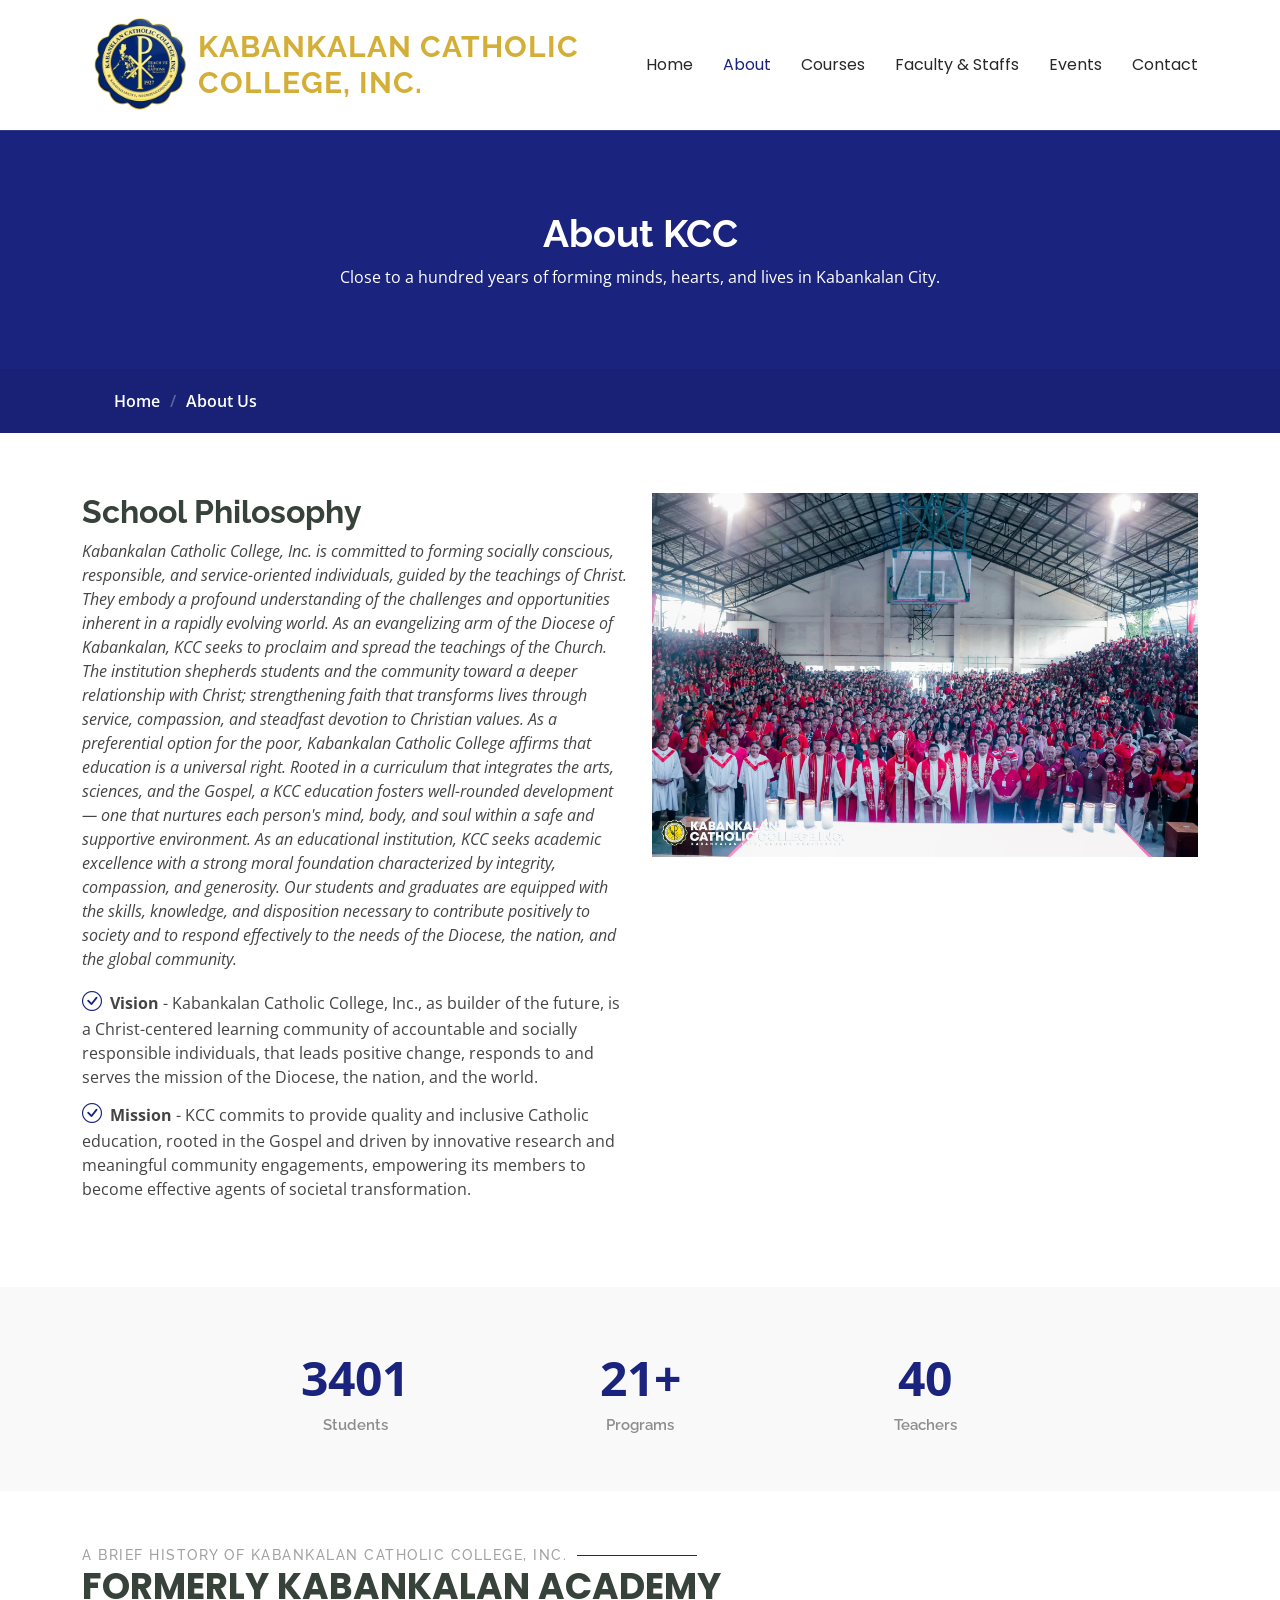
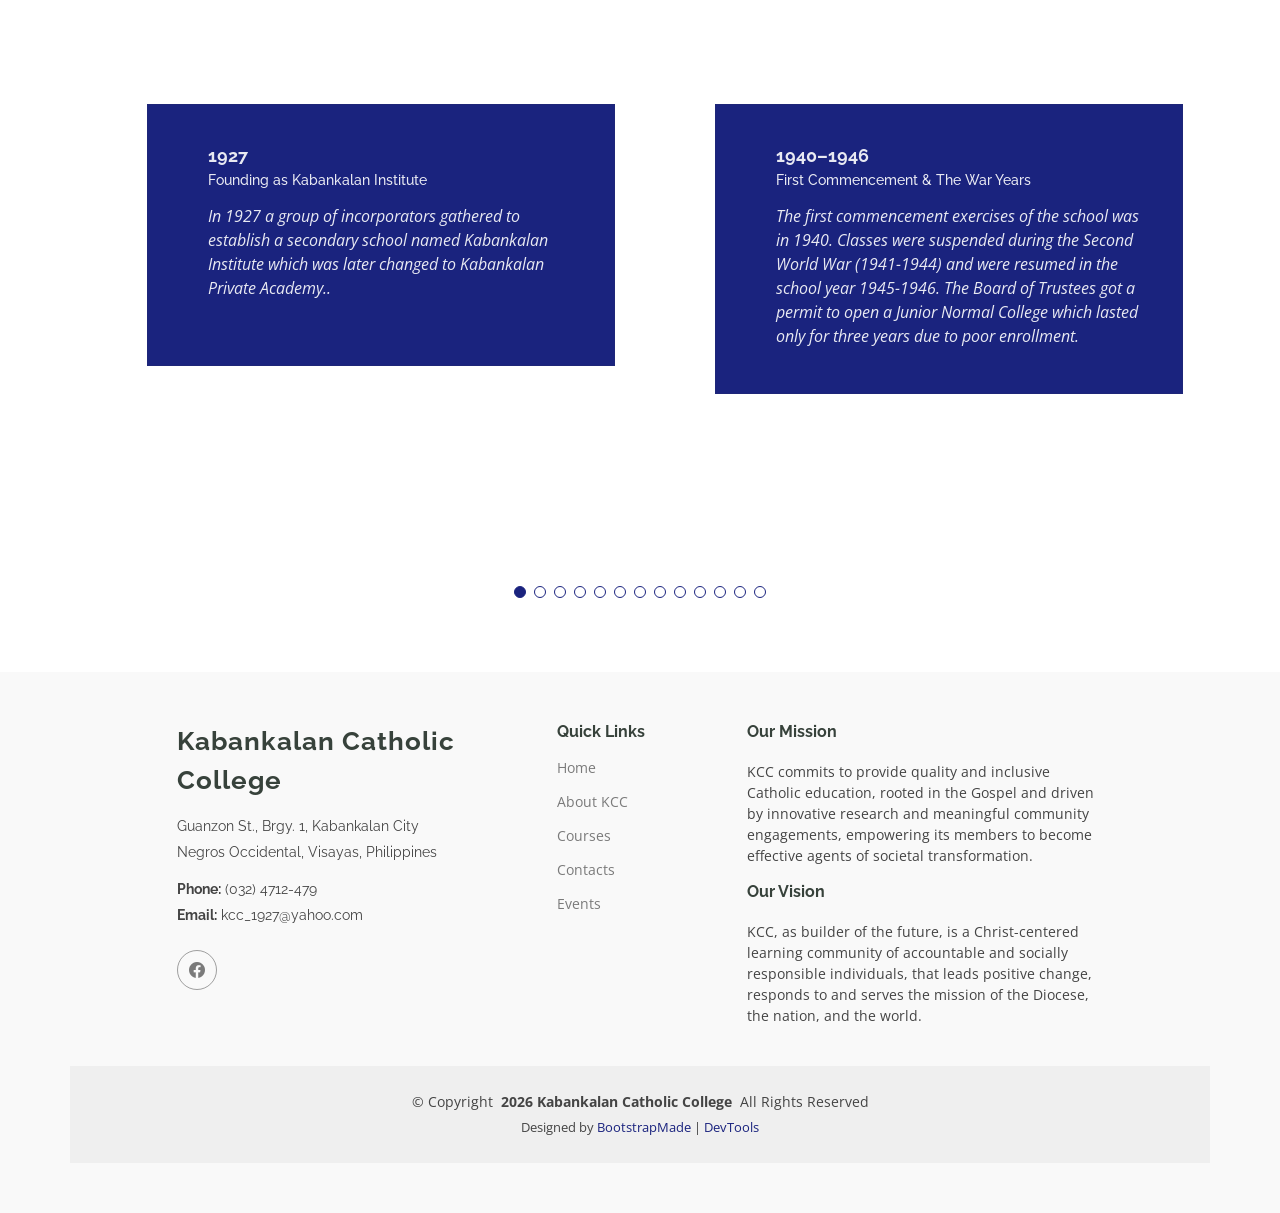
<file: about.html>
<!doctype html>
<html lang="en">
  <head>
    <meta charset="utf-8" />
    <meta content="width=device-width, initial-scale=1.0" name="viewport" />
    <title>About - Kabankalan Catholic College, Inc.</title>
    <meta name="description" content="" />
    <meta name="keywords" content="" />

    <!-- Favicons -->
    <link href="assets/img/KClogo.webp" rel="icon" />
    <link href="assets/img/apple-touch-icon.png" rel="apple-touch-icon" />

    <!-- Fonts -->
    <link href="https://fonts.googleapis.com" rel="preconnect" />
    <link href="https://fonts.gstatic.com" rel="preconnect" crossorigin />
    <link
      href="https://fonts.googleapis.com/css2?family=Open+Sans:ital,wght@0,300;0,400;0,500;0,600;0,700;0,800;1,300;1,400;1,500;1,600;1,700;1,800&family=Poppins:ital,wght@0,100;0,200;0,300;0,400;0,500;0,600;0,700;0,800;0,900;1,100;1,200;1,300;1,400;1,500;1,600;1,700;1,800;1,900&family=Raleway:ital,wght@0,100;0,200;0,300;0,400;0,500;0,600;0,700;0,800;0,900;1,100;1,200;1,300;1,400;1,500;1,600;1,700;1,800;1,900&display=swap"
      rel="stylesheet"
    />

    <!-- Vendor CSS Files -->
    <link
      href="assets/vendor/bootstrap/css/bootstrap.min.css"
      rel="stylesheet"
    />
    <link
      href="assets/vendor/bootstrap-icons/bootstrap-icons.css"
      rel="stylesheet"
    />
    <link href="assets/vendor/aos/aos.css" rel="stylesheet" />
    <link
      href="assets/vendor/glightbox/css/glightbox.min.css"
      rel="stylesheet"
    />
    <link href="assets/vendor/swiper/swiper-bundle.min.css" rel="stylesheet" />

    <!-- Main CSS File -->
    <link href="assets/css/main.css" rel="stylesheet" />

    <!-- =======================================================
  * Template Name: Mentor
  * Template URL: https://bootstrapmade.com/mentor-free-education-bootstrap-theme/
  * Updated: Jul 07 2025 with Bootstrap v5.3.7
  * Author: BootstrapMade.com
  * License: https://bootstrapmade.com/license/
  ======================================================== -->
  </head>

  <body class="about-page">
    <header id="header" class="header d-flex align-items-center sticky-top">
      <div
        class="container-fluid container-xl position-relative d-flex align-items-center"
      >
        <a href="index.html" class="logo d-flex align-items-center me-auto">
          <img
            src="assets/img/logomain.webp"
            alt="Kabankalan Catholic College Logo"
            class="ms-2"
            style="max-height: 100px; width: auto;"
          />
          <h1 class="sitename">Kabankalan Catholic<span class="sitename-sub">College, Inc.</span></h1>
        </a>

        <nav id="navmenu" class="navmenu">
          <ul>
            <li>
              <a href="index.html">Home<br /></a>
            </li>
            <li><a href="about.html" class="active">About</a></li>
            <li><a href="courses.html">Courses</a></li>
            <li><a href="trainers.html">Faculty & Staffs</a></li>
            <li><a href="events.html">Events</a></li>
            <li><a href="contact.html">Contact</a></li>
          </ul>
          <i class="mobile-nav-toggle d-xl-none bi bi-list"></i>
        </nav>

      </div>
    </header>

    <main class="main">
      <!-- Page Title -->
      <div class="page-title" data-aos="fade">
        <div class="heading">
          <div class="container">
            <div class="row d-flex justify-content-center text-center">
              <div class="col-lg-8">
                <h1>About KCC<br /></h1>
                <p class="mb-0">
                  Close to a hundred years of forming minds, hearts, and lives
                  in Kabankalan City.
                </p>
              </div>
            </div>
          </div>
        </div>
        <nav class="breadcrumbs">
          <div class="container">
            <ol>
              <li><a href="index.html">Home</a></li>
              <li class="current">About Us<br /></li>
            </ol>
          </div>
        </nav>
      </div>
      <!-- End Page Title -->

      <!-- About Us Section -->
      <section id="about-us" class="section about-us">
        <div class="container">
          <div class="row gy-4">
            <div
              class="col-lg-6 order-1 order-lg-2"
              data-aos="fade-up"
              data-aos-delay="100"
            >
              <img src="assets/img/about/mass.webp" class="img-fluid" alt="" />
            </div>

            <div
              class="col-lg-6 order-2 order-lg-1 content"
              data-aos="fade-up"
              data-aos-delay="200"
            >
              <h3>School Philosophy</h3>
              <p class="fst-italic">
                Kabankalan Catholic College, Inc. is committed to forming
                socially conscious, responsible, and service-oriented
                individuals, guided by the teachings of Christ. They embody a
                profound understanding of the challenges and opportunities
                inherent in a rapidly evolving world. As an evangelizing arm of
                the Diocese of Kabankalan, KCC seeks to proclaim and spread the
                teachings of the Church. The institution shepherds students and
                the community toward a deeper relationship with Christ;
                strengthening faith that transforms lives through service,
                compassion, and steadfast devotion to Christian values. As a
                preferential option for the poor, Kabankalan Catholic College
                affirms that education is a universal right. Rooted in a
                curriculum that integrates the arts, sciences, and the Gospel, a
                KCC education fosters well-rounded development — one that
                nurtures each person's mind, body, and soul within a safe and
                supportive environment. As an educational institution, KCC seeks
                academic excellence with a strong moral foundation characterized
                by integrity, compassion, and generosity. Our students and
                graduates are equipped with the skills, knowledge, and
                disposition necessary to contribute positively to society and to
                respond effectively to the needs of the Diocese, the nation, and
                the global community.
              </p>
              <ul>
                <li>
                  <i class="bi bi-check-circle"></i>
                  <span
                    ><strong>Vision</strong> - Kabankalan Catholic College,
                    Inc., as builder of the future, is a Christ-centered
                    learning community of accountable and socially responsible
                    individuals, that leads positive change, responds to and
                    serves the mission of the Diocese, the nation, and the
                    world.</span
                  >
                </li>
                <li>
                  <i class="bi bi-check-circle"></i>
                  <span
                    ><strong>Mission</strong> - KCC commits to provide quality
                    and inclusive Catholic education, rooted in the Gospel and
                    driven by innovative research and meaningful community
                    engagements, empowering its members to become effective
                    agents of societal transformation.</span
                  >
                </li>
              </ul>
            </div>
          </div>
        </div>
      </section>
      <!-- /About Us Section -->

      <!-- Counts Section -->
      <section id="counts" class="section counts light-background">
        <div class="container" data-aos="fade-up" data-aos-delay="100">
          <div class="row gy-4 justify-content-center">
            <div class="col-lg-3 col-md-6">
              <div class="stats-item text-center w-100 h-100">
                <span
                  data-purecounter-start="0"
                  data-purecounter-end="5001"
                  data-purecounter-duration="1"
                  class="purecounter"
                ></span>
                <p>Students</p>
              </div>
            </div>
            <!-- End Stats Item -->

            <div class="col-lg-3 col-md-6">
              <div class="stats-item text-center w-100 h-100">
                <span
                  data-purecounter-start="0"
                  data-purecounter-end="32"
                  data-purecounter-duration="1"
                  class="purecounter plus-sign"
                ></span>
                <p>Programs</p>
              </div>
            </div>
            <!-- End Stats Item -->
            <div class="col-lg-3 col-md-6">
              <div class="stats-item text-center w-100 h-100">
                <span
                  data-purecounter-start="0"
                  data-purecounter-end="60"
                  data-purecounter-duration="1"
                  class="purecounter"
                ></span>
                <p>Teachers</p>
              </div>
            </div>
            <!-- End Stats Item -->
          </div>
        </div>
      </section>
      <!-- /Counts Section -->

      <!-- Testimonials Section -->
      <section id="testimonials" class="testimonials section">
        <!-- Section Title -->
        <div class="container section-title" data-aos="fade-up">
          <h2>A Brief History of Kabankalan Catholic College, Inc.</h2>
          <p>Formerly Kabankalan Academy</p>
        </div>
        <!-- End Section Title -->

        <div class="container" data-aos="fade-up" data-aos-delay="100">
          <div class="swiper init-swiper">
            <script type="application/json" class="swiper-config">
              {
                "loop": true,
                "speed": 600,
                "autoplay": {
                  "delay": 5000
                },
                "slidesPerView": "auto",
                "pagination": {
                  "el": ".swiper-pagination",
                  "type": "bullets",
                  "clickable": true
                },
                "breakpoints": {
                  "320": {
                    "slidesPerView": 1,
                    "spaceBetween": 40
                  },
                  "1200": {
                    "slidesPerView": 2,
                    "spaceBetween": 20
                  }
                }
              }
            </script>
            <div class="swiper-wrapper">
              <div class="swiper-slide">
                <div class="testimonial-wrap">
                  <div class="testimonial-item">
                    <h3>1927</h3>
                    <h4>Founding as Kabankalan Institute</h4>
                    <p>
                      <span
                        >In 1927 a group of incorporators gathered to establish
                        a secondary school named Kabankalan Institute which was
                        later changed to Kabankalan Private Academy..</span
                      >
                    </p>
                  </div>
                </div>
              </div>
              <!-- End testimonial item -->

              <div class="swiper-slide">
                <div class="testimonial-wrap">
                  <div class="testimonial-item">
                    <h3>1940–1946</h3>
                    <h4>First Commencement & The War Years</h4>
                    <p>
                      <span
                        >The first commencement exercises of the school was in
                        1940. Classes were suspended during the Second World War
                        (1941-1944) and were resumed in the school year
                        1945-1946. The Board of Trustees got a permit to open a
                        Junior Normal College which lasted only for three years
                        due to poor enrollment.</span
                      >
                    </p>
                  </div>
                </div>
              </div>
              <!-- End testimonial item -->

              <div class="swiper-slide">
                <div class="testimonial-wrap">
                  <div class="testimonial-item">
                    <h3>1953</h3>
                    <h4>Columban Fathers Acquire the Academy</h4>
                    <p>
                      <span
                        >In 1953, the Columban Fathers through Fr. Thomas J.
                        Cronin, parish priest of Kabankalan, thought of putting
                        up a new school but later negotiated to buy Kabankalan
                        Academy. However, most of the stockholders donated their
                        shares in exchange for scholarship privileges.</span
                      >
                    </p>
                  </div>
                </div>
              </div>
              <!-- End testimonial item -->

              <div class="swiper-slide">
                <div class="testimonial-wrap">
                  <div class="testimonial-item">
                    <h3>Columban Era</h3>
                    <h4>Transfer to the Church Site & Directorship Practice</h4>
                    <p>
                      <span
                        >When the Columban Fathers took over, the first decision
                        they made was to transfer the site of the school to the
                        space near the church. The school directorship under the
                        Columban Fathers was not a permanent position. The
                        change of the directorship went with the reshuffling of
                        the parish priest. This was the standing regulation
                        among the Columban Fathers.</span
                      >
                    </p>
                  </div>
                </div>
              </div>
              <!-- End testimonial item -->

              <div class="swiper-slide">
                <div class="testimonial-wrap">
                  <div class="testimonial-item">
                    <h3>1963–1964</h3>
                    <h4>College & Elementary Departments Open</h4>

                    <p>
                      <span
                        >Through the untiring efforts of Fr. Cronin, a general
                        college and an elementary education was opened in the
                        school year 1963-1964. Two years after, he was able to
                        get the services of the St. Paul Sisters of Chartres, to
                        assist in the management of the school. Their experience
                        in school management was an asset. Through them,
                        Kabankalan College became the center of learning in the
                        southern part of Negros Occidental.</span
                      >
                    </p>
                  </div>
                </div>
              </div>
              <!-- End testimonial item -->

              <div class="swiper-slide">
                <div class="testimonial-wrap">
                  <div class="testimonial-item">
                    <h3>1983</h3>
                    <h4>Diocesan Administration Begins</h4>

                    <p>
                      <span
                        >The College department was built on a hectare of land
                        donated by the Zayco family. In 1983 the management
                        services of the Sisters of St. Paul terminated and the
                        school administration shifted to the hands of the
                        Diocesan priests headed by Msgr. Josefino I. Iledan as
                        President and assisted by the Presentation
                        Sisters.</span
                      >
                    </p>
                  </div>
                </div>
              </div>
              <!-- End testimonial item -->

              <div class="swiper-slide">
                <div class="testimonial-wrap">
                  <div class="testimonial-item">
                    <h3>1987</h3>
                    <h4>The Great Fire & Reconstruction</h4>
                    <p>
                      <span
                        >On March 14, 1987, while the town was celebrating its
                        80th Foundation Day, a fire of dubious origin razed the
                        high school building, the parish convent and the Old
                        Catholic church to the ground. The catastrophe brought
                        untold financial losses to the school. Massive
                        rehabilitation and reconstruction were immediately
                        instituted as the school faced the opening of the next
                        school year. Meanwhile the high school department was
                        temporarily relocated to the College campus while the
                        permanent three-storey building on the newly acquired
                        lot adjacent to the College was under
                        construction.</span
                      >
                    </p>
                  </div>
                </div>
              </div>
              <!-- End testimonial item -->

              <div class="swiper-slide">
                <div class="testimonial-wrap">
                  <div class="testimonial-item">
                    <h3>Campus Expansion</h3>
                    <h4>St. Columban Arts Center & Annex</h4>
                    <p>
                      <span
                        >An additional phase to the physical structure of the
                        college is the St. Columban Arts Center which serves as
                        the socio-cultural venue not only for the students but
                        also for the community. Behind is the annex, a concrete
                        building that houses the new college canteen and the
                        textbook center on the ground floor and the College
                        library on the upper floor.</span
                      >
                    </p>
                  </div>
                </div>
              </div>
              <!-- End testimonial item -->

              <div class="swiper-slide">
                <div class="testimonial-wrap">
                  <div class="testimonial-item">
                    <h3>1988</h3>
                    <h4>New Diocese & Religious of the Good Shepherd</h4>
                    <p>
                      <span
                        >In 1988, Kabankalan was made a new Diocese with Most
                        Reverend Vicente M. Navarra, D.D. as its First Bishop.
                        That year, the College obtained the services of the
                        Religious of the Good Shepherd who served for a year.
                        For 8 years the senior academic positions were taken by
                        the lay members of the academic community.</span
                      >
                    </p>
                  </div>
                </div>
              </div>
              <!-- End testimonial item -->

              <div class="swiper-slide">
                <div class="testimonial-wrap">
                  <div class="testimonial-item">
                    <h3>1996</h3>
                    <h4>Carmelite Sisters Invited</h4>
                    <p>
                      <span
                        >In 1996, the Carmelite Sisters of Our Lady (Carm, O.L.)
                        were invited by Most Rev. Vicente Navarra, D.D., Bishop
                        of Kabankalan at the same time Chairman of the Board of
                        Trustees, to assist Msgr. Rogelio B. Cruz, the School
                        President, in the management of the school.</span
                      >
                    </p>
                  </div>
                </div>
              </div>
              <!-- End testimonial item -->

              <div class="swiper-slide">
                <div class="testimonial-wrap">
                  <div class="testimonial-item">
                    <h3>2003–2011</h3>
                    <h4>Bishop Buzon's Era & New Leadership</h4>
                    <p>
                      <span
                        >Most Reverend Patricio A. Buzon, SDB, D.D., was
                        installed as the second Bishop of the Diocese of
                        Kabankalan in 2003. In 2005, he administered the School
                        as the Chairman of the Board of Trustees and as School
                        President. Under his management, the KCC-Technological
                        Center situated in Barangay Talubangi, Kabankalan City
                        was established in 2009. In 2011, Rev. Fr. Radny T.
                        Bayog, PhD, was appointed as School President of
                        KCC.</span
                      >
                    </p>
                  </div>
                </div>
              </div>
              <!-- End testimonial item -->

              <div class="swiper-slide">
                <div class="testimonial-wrap">
                  <div class="testimonial-item">
                    <h3>2018–2019</h3>
                    <h4>Bishop Galbines & First Alumnus President</h4>
                    <p>
                      <span
                        >In 2018, Most Rev. Louie P. Galbines, SThD, D.D. was
                        installed as the third Bishop of the Diocese of
                        Kabankalan. He also served as the Chairman of the
                        school’s Board of Trustees. In 2019, Rev. Fr. Eugene D.
                        Lucerna II, PhD, RPsy, RGC was appointed as School
                        President. He was the first alumnus (KCC High School
                        Batch 1996) to take over the aforementioned leadership
                        position.</span
                      >
                    </p>
                  </div>
                </div>
              </div>
              <!-- End testimonial item -->

              <div class="swiper-slide">
                <div class="testimonial-wrap">
                  <div class="testimonial-item">
                    <h3>2025</h3>
                    <h4>Fr. Richard L. Lachica Appointed</h4>
                    <p>
                      <span
                        >On April 15, 2025, Bishop Galbines appointed Rev. Fr.
                        Richard L. Lachica, MAEd, as the new school president
                        starting Academic Year 2025-2026.</span
                      >
                    </p>
                  </div>
                </div>
              </div>
              <!-- End testimonial item -->
            </div>
            <div class="swiper-pagination"></div>
          </div>
        </div>
      </section>
      <!-- /Testimonials Section -->
    </main>

    <footer id="footer" class="footer position-relative light-background">
      <div class="container footer-top">
        <div class="row gy-4 justify-content-center">
          <div class="col-lg-4 col-md-6 footer-about">
            <a href="index.html" class="logo d-flex align-items-center">
              <span class="sitename">Kabankalan Catholic College</span>
            </a>
            <div class="footer-contact pt-3">
              <p>Guanzon St., Brgy. 1, Kabankalan City</p>
              <p>Negros Occidental, Visayas, Philippines</p>
              <p class="mt-3">
                <strong>Phone:</strong> <span>(032) 4712-479</span>
              </p>
              <p><strong>Email:</strong> <span>kcc_1927@yahoo.com</span></p>
            </div>
            <div class="social-links d-flex mt-4">
              <a href="https://www.facebook.com/KCCInc1927" target="_blank"
                ><i class="bi bi-facebook"></i
              ></a>
            </div>
          </div>

          <div class="col-lg-2 col-md-3 footer-links">
            <h4>Quick Links</h4>
            <ul>
              <li><a href="index.html">Home</a></li>
              <li><a href="about.html">About KCC</a></li>
              <li><a href="courses.html">Courses</a></li>
              <li><a href="contact.html">Contacts</a></li>
              <li><a href="events.html">Events</a></li>
            </ul>
          </div>

          <div class="col-lg-4 col-md-12 footer-newsletter">
            <h4>Our Mission</h4>
            <p>
              KCC commits to provide quality and inclusive Catholic education,
              rooted in the Gospel and driven by innovative research and
              meaningful community engagements, empowering its members to become
              effective agents of societal transformation.
            </p>

            <h4>Our Vision</h4>
            <p>
              KCC, as builder of the future, is a Christ-centered learning
              community of accountable and socially responsible individuals,
              that leads positive change, responds to and serves the mission of
              the Diocese, the nation, and the world.
            </p>
          </div>

          </div>

          
          
        </div>
      </div>

      <div class="container copyright text-center mt-4">
        <p>
          © <span>Copyright</span> <strong class="px-1 sitename">2026 Kabankalan Catholic College</strong>
          <span>All Rights Reserved</span>
        </p>
        <div class="credits">
          <!-- All the links in the footer should remain intact. -->
          <!-- You can delete the links only if you've purchased the pro version. -->
          <!-- Licensing information: https://bootstrapmade.com/license/ -->
          Designed by <a href="https://bootstrapmade.com/">BootstrapMade</a> |
          <a href="https://bootstrapmade.com/tools/">DevTools</a>
        </div>
      </div>
    </footer>

    <!-- Scroll Top -->
    <a
      href="#"
      id="scroll-top"
      class="scroll-top d-flex align-items-center justify-content-center"
      ><i class="bi bi-arrow-up-short"></i
    ></a>

    <!-- Preloader -->
    <div id="preloader"></div>

    <!-- Vendor JS Files -->
    <script src="assets/vendor/bootstrap/js/bootstrap.bundle.min.js"></script>
    <script src="assets/vendor/aos/aos.js"></script>
    <script src="assets/vendor/glightbox/js/glightbox.min.js"></script>
    <script src="assets/vendor/purecounter/purecounter_vanilla.js"></script>
    <script src="assets/vendor/swiper/swiper-bundle.min.js"></script>

    <!-- Main JS File -->
    <script src="assets/js/main.js"></script>
  </body>
</html>
</file>
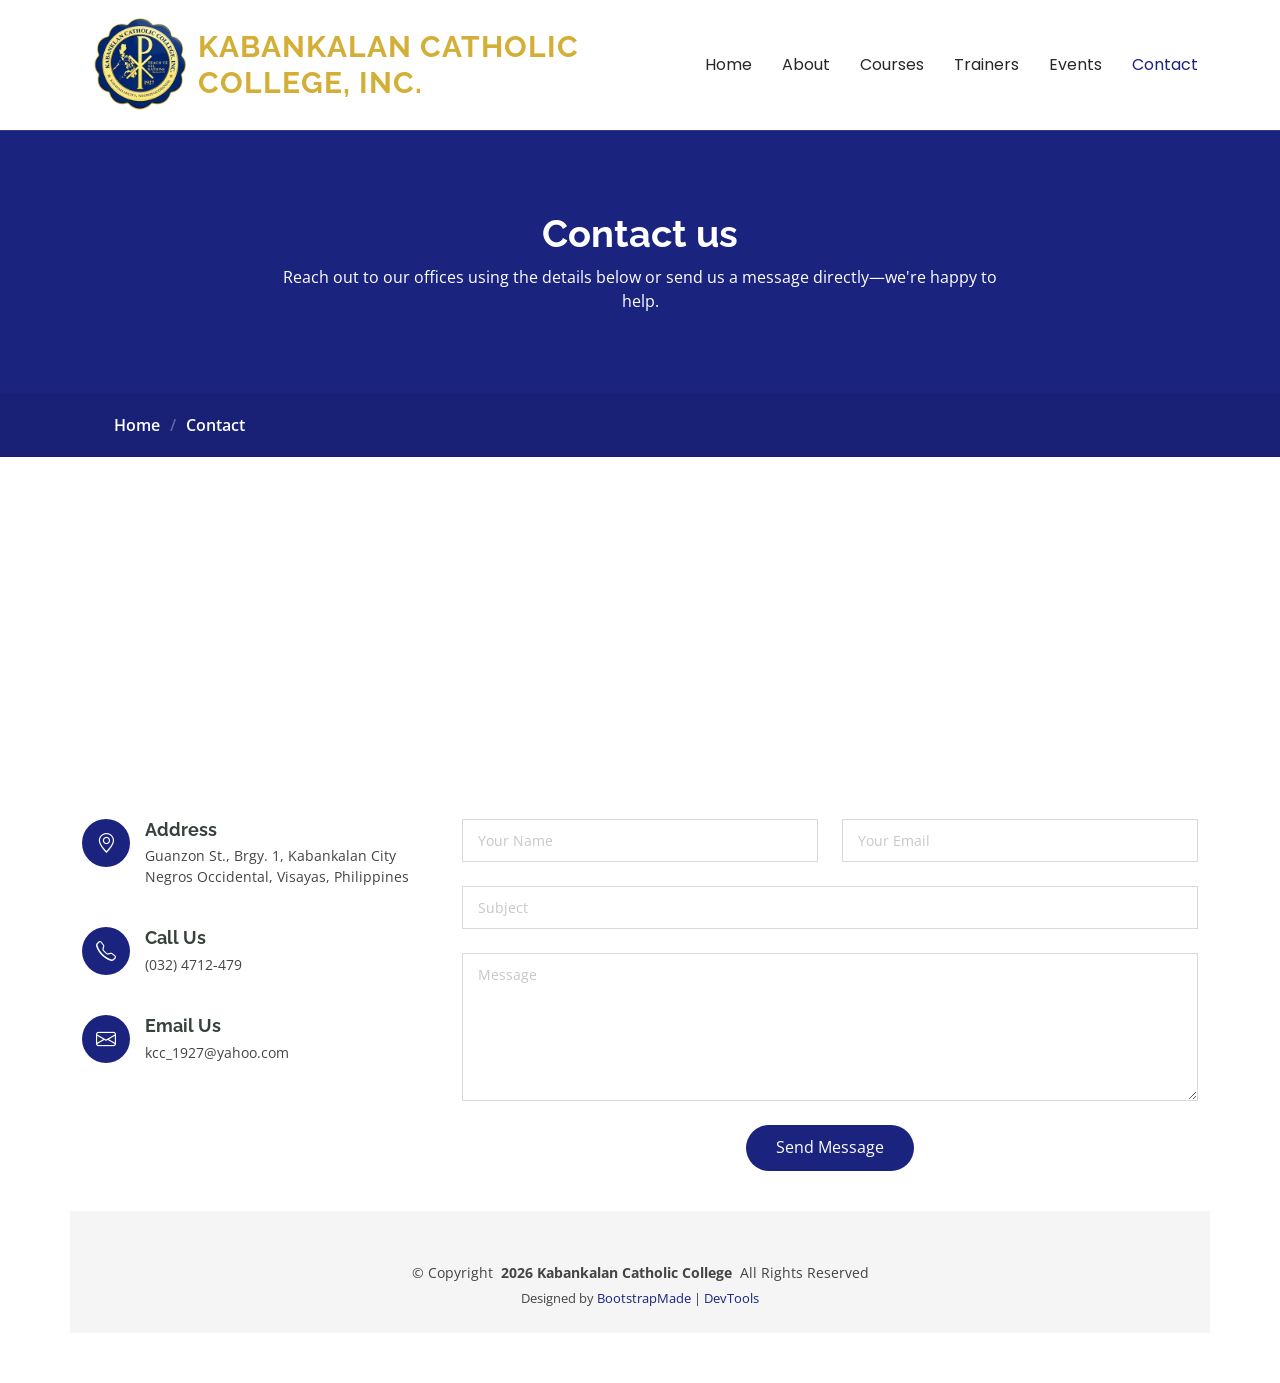
<file: contact.html>
<!doctype html>
<html lang="en">
  <head>
    <meta charset="utf-8" />
    <meta content="width=device-width, initial-scale=1.0" name="viewport" />
    <title>Contact - Kabankalan Catholic College, Inc.</title>
    <meta name="description" content="" />
    <meta name="keywords" content="" />

    <!-- Favicons -->
    <link href="assets/img/KClogo.webp" rel="icon" />
    <link href="assets/img/apple-touch-icon.png" rel="apple-touch-icon" />

    <!-- Fonts -->
    <link href="https://fonts.googleapis.com" rel="preconnect" />
    <link href="https://fonts.gstatic.com" rel="preconnect" crossorigin />
    <link
      href="https://fonts.googleapis.com/css2?family=Open+Sans:ital,wght@0,300;0,400;0,500;0,600;0,700;0,800;1,300;1,400;1,500;1,600;1,700;1,800&family=Poppins:ital,wght@0,100;0,200;0,300;0,400;0,500;0,600;0,700;0,800;0,900;1,100;1,200;1,300;1,400;1,500;1,600;1,700;1,800;1,900&family=Raleway:ital,wght@0,100;0,200;0,300;0,400;0,500;0,600;0,700;0,800;0,900;1,100;1,200;1,300;1,400;1,500;1,600;1,700;1,800;1,900&display=swap"
      rel="stylesheet"
    />

    <!-- Vendor CSS Files -->
    <link
      href="assets/vendor/bootstrap/css/bootstrap.min.css"
      rel="stylesheet"
    />
    <link
      href="assets/vendor/bootstrap-icons/bootstrap-icons.css"
      rel="stylesheet"
    />
    <link href="assets/vendor/aos/aos.css" rel="stylesheet" />
    <link
      href="assets/vendor/glightbox/css/glightbox.min.css"
      rel="stylesheet"
    />
    <link href="assets/vendor/swiper/swiper-bundle.min.css" rel="stylesheet" />

    <!-- Main CSS File -->
    <link href="assets/css/main.css" rel="stylesheet" />

    <!-- =======================================================
  * Template Name: Mentor
  * Template URL: https://bootstrapmade.com/mentor-free-education-bootstrap-theme/
  * Updated: Jul 07 2025 with Bootstrap v5.3.7
  * Author: BootstrapMade.com
  * License: https://bootstrapmade.com/license/
  ======================================================== -->
  </head>

  <body class="contact-page">
    <header id="header" class="header d-flex align-items-center sticky-top">
      <div
        class="container-fluid container-xl position-relative d-flex align-items-center"
      >
        <a href="index.html" class="logo d-flex align-items-center me-auto">
          <img
            src="assets/img/logomain.webp"
            alt="Kabankalan Catholic College Logo"
            class="ms-2"
            style="max-height: 100px; width: auto"
          />
          <h1 class="sitename">
            Kabankalan Catholic<span class="sitename-sub">College, Inc.</span>
          </h1>
        </a>

        <nav id="navmenu" class="navmenu">
          <ul>
            <li>
              <a href="index.html">Home<br /></a>
            </li>
            <li><a href="about.html">About</a></li>
            <li><a href="courses.html">Courses</a></li>
            <li><a href="trainers.html">Trainers</a></li>
            <li><a href="events.html">Events</a></li>
            <li><a href="contact.html" class="active">Contact</a></li>
          </ul>
          <i class="mobile-nav-toggle d-xl-none bi bi-list"></i>
        </nav>
      </div>
    </header>

    <main class="main">
      <!-- Page Title -->
      <div class="page-title" data-aos="fade">
        <div class="heading">
          <div class="container">
            <div class="row d-flex justify-content-center text-center">
              <div class="col-lg-8">
                <h1>Contact us</h1>
                <p class="mb-0">
                  Reach out to our offices using the details below or send us a
                  message directly—we're happy to help.
                </p>
              </div>
            </div>
          </div>
        </div>
        <nav class="breadcrumbs">
          <div class="container">
            <ol>
              <li><a href="index.html">Home</a></li>
              <li class="current">Contact</li>
            </ol>
          </div>
        </nav>
      </div>
      <!-- End Page Title -->

      <!-- Contact Section -->
      <section id="contact" class="contact section">
        <div class="mb-5" data-aos="fade-up" data-aos-delay="200">
          <iframe
            style="border: 0; width: 100%; height: 300px"
            src="https://www.google.com/maps/embed?pb=!1m18!1m12!1m3!1d3929.2196488024088!2d122.81369647190623!3d9.998707019023474!2m3!1f0!2f0!3f0!3m2!1i1024!2i768!4f13.1!3m3!1m2!1s0x33ac10d67b939207%3A0x905b7d9ae0747c2a!2sKabankalan%20Catholic%20College!5e0!3m2!1sen!2sph!4v1795239354962!5m2!1sen!2sph"
            frameborder="0"
            allowfullscreen=""
            loading="lazy"
            referrerpolicy="strict-origin-when-cross-origin"
          ></iframe>
        </div>
        <!-- End Google Maps -->

        <div class="container" data-aos="fade-up" data-aos-delay="100">
          <div class="row gy-4">
            <div class="col-lg-4">
              <div
                class="info-item d-flex"
                data-aos="fade-up"
                data-aos-delay="300"
              >
                <i class="bi bi-geo-alt flex-shrink-0"></i>
                <div>
                  <h3>Address</h3>
                  <p>
                    Guanzon St., Brgy. 1, Kabankalan City Negros Occidental,
                    Visayas, Philippines
                  </p>
                </div>
              </div>
              <!-- End Info Item -->

              <div
                class="info-item d-flex"
                data-aos="fade-up"
                data-aos-delay="400"
              >
                <i class="bi bi-telephone flex-shrink-0"></i>
                <div>
                  <h3>Call Us</h3>
                  <p>(032) 4712-479</p>
                </div>
              </div>
              <!-- End Info Item -->

              <div
                class="info-item d-flex"
                data-aos="fade-up"
                data-aos-delay="500"
              >
                <i class="bi bi-envelope flex-shrink-0"></i>
                <div>
                  <h3>Email Us</h3>
                  <p>kcc_1927@yahoo.com</p>
                </div>
              </div>
              <!-- End Info Item -->
            </div>

            <div class="col-lg-8">
              <form
                action="#"
                method="post"
                class="email-form"
                data-aos="fade-up"
                data-aos-delay="200"
              >
                <div class="row gy-4">
                  <div class="col-md-6">
                    <input
                      type="text"
                      name="name"
                      class="form-control"
                      placeholder="Your Name"
                      required=""
                    />
                  </div>

                  <div class="col-md-6">
                    <input
                      type="email"
                      class="form-control"
                      name="email"
                      placeholder="Your Email"
                      required=""
                    />
                  </div>

                  <div class="col-md-12">
                    <input
                      type="text"
                      class="form-control"
                      name="subject"
                      placeholder="Subject"
                      required=""
                    />
                  </div>

                  <div class="col-md-12">
                    <textarea
                      class="form-control"
                      name="message"
                      rows="6"
                      placeholder="Message"
                      required=""
                    ></textarea>
                  </div>

                  <div class="col-md-12 text-center">
                    <div class="loading">Loading</div>
                    <div class="error-message"></div>
                    <div class="sent-message">
                      Your message has been sent. Thank you!
                    </div>

                    <button type="submit">Send Message</button>
                  </div>
                </div>
              </form>
            </div>
            <!-- End Contact Form -->
          </div>
        </div>
      </section>
      <!-- /Contact Section -->
    </main>

    <footer id="footer" class="footer position-relative">
      <div class="container copyright text-center">
        <div class="row gy-4 justify-content-center">
          <div class="container footer-top">
            <p>
              © <span>Copyright</span>
              <strong class="px-1 sitename"
                >2026 Kabankalan Catholic College</strong
              >
              <span>All Rights Reserved</span>
            </p>
            <div class="credits">
              <!-- All the links in the footer should remain intact. -->
              <!-- You can delete the links only if you've purchased the pro version. -->
              <!-- Licensing information: https://bootstrapmade.com/license/ -->
              Designed by
              <a href="https://bootstrapmade.com/">BootstrapMade</a> |
              <a href="https://bootstrapmade.com/tools/">DevTools</a>
            </div>
          </div>
        </div>
      </div>
    </footer>

    <!-- Scroll Top -->
    <a
      href="#"
      id="scroll-top"
      class="scroll-top d-flex align-items-center justify-content-center"
      ><i class="bi bi-arrow-up-short"></i
    ></a>

    <!-- Preloader -->
    <div id="preloader"></div>

    <!-- Vendor JS Files -->
    <script src="assets/vendor/bootstrap/js/bootstrap.bundle.min.js"></script>
    <script src="assets/vendor/aos/aos.js"></script>
    <script src="assets/vendor/glightbox/js/glightbox.min.js"></script>
    <script src="assets/vendor/purecounter/purecounter_vanilla.js"></script>
    <script src="assets/vendor/swiper/swiper-bundle.min.js"></script>

    <!-- Main JS File -->
    <script src="assets/js/main.js"></script>
  </body>
</html>
</file>
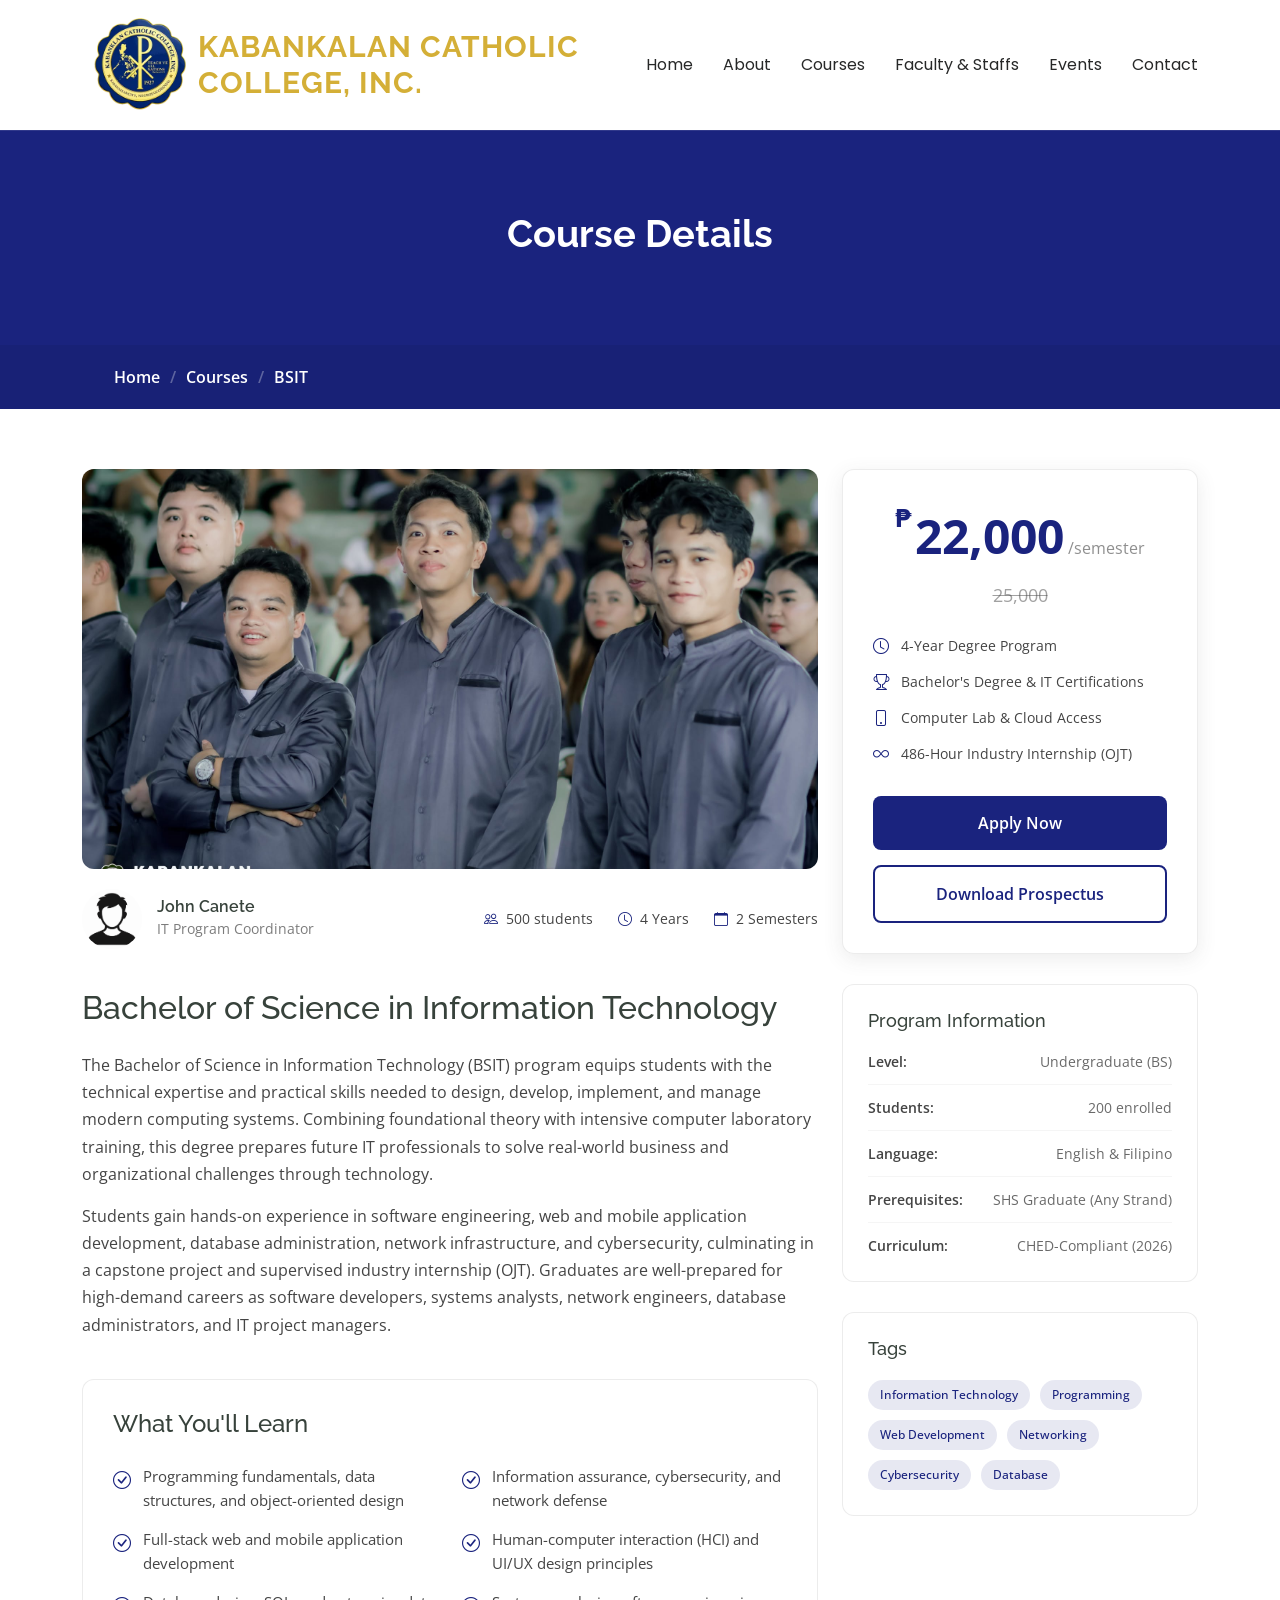
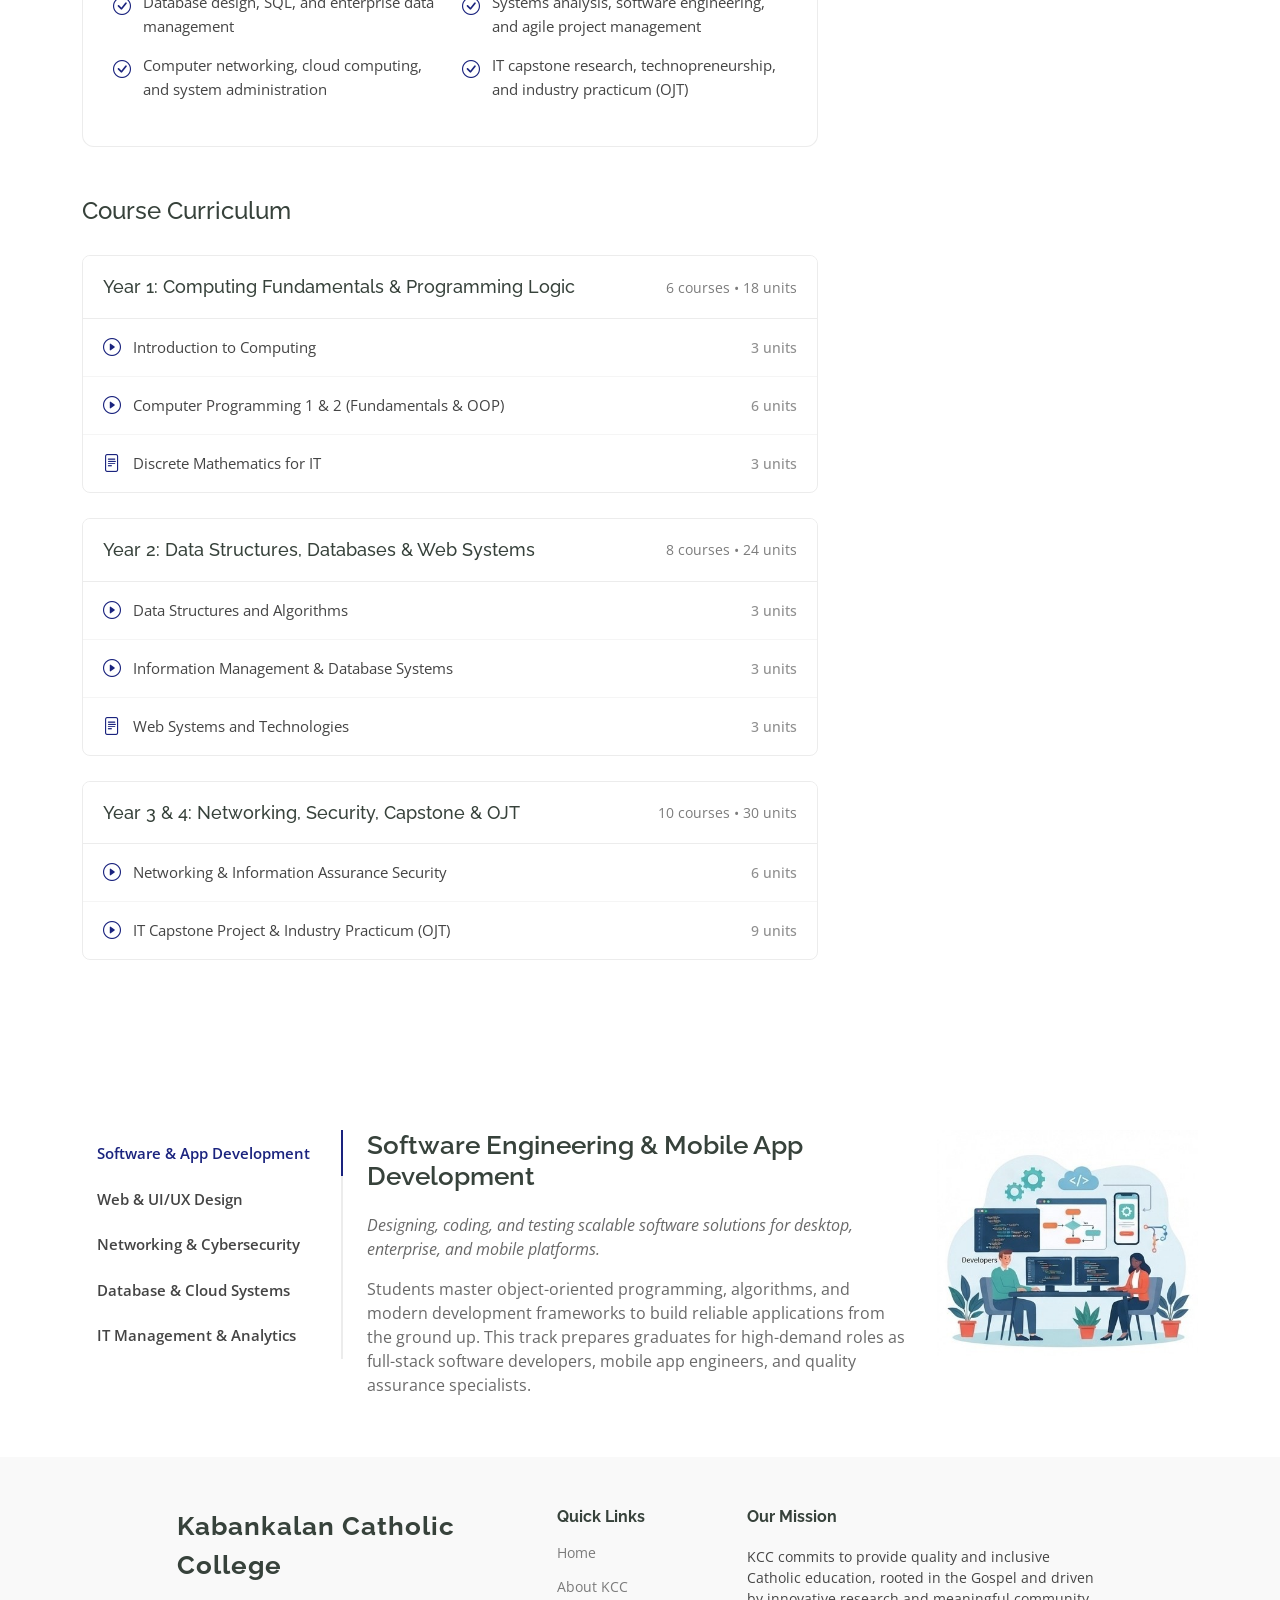
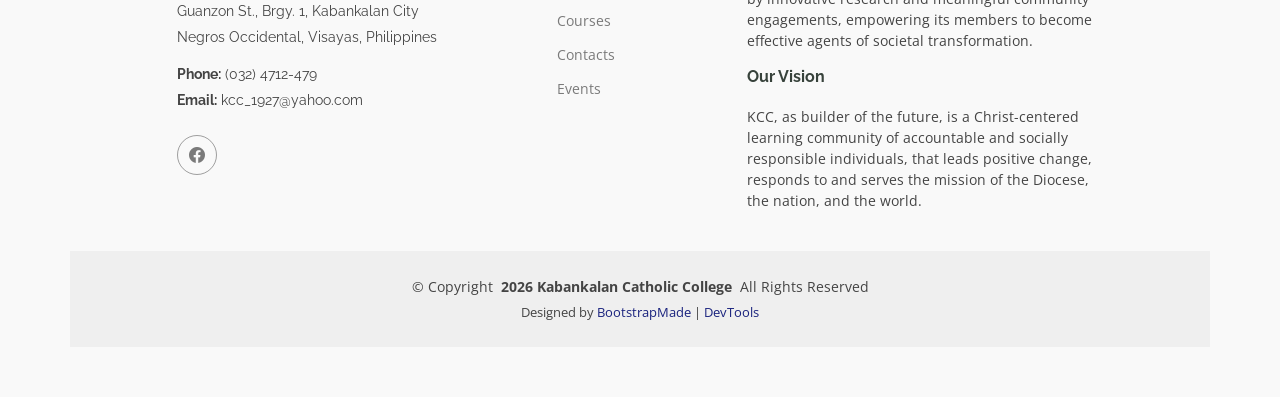
<file: course-bsit.html>
<!doctype html>
<html lang="en">
  <head>
    <meta charset="utf-8" />
    <meta content="width=device-width, initial-scale=1.0" name="viewport" />
    <title>BSIT - Kabankalan Catholic College, Inc.</title>
    <meta name="description" content="" />
    <meta name="keywords" content="" />

    <!-- Favicons -->
    <link href="assets/img/KClogo.webp" rel="icon" />
    <link href="assets/img/apple-touch-icon.png" rel="apple-touch-icon" />

    <!-- Fonts -->
    <link href="https://fonts.googleapis.com" rel="preconnect" />
    <link href="https://fonts.gstatic.com" rel="preconnect" crossorigin />
    <link
      href="https://fonts.googleapis.com/css2?family=Open+Sans:ital,wght@0,300;0,400;0,500;0,600;0,700;0,800;1,300;1,400;1,500;1,600;1,700;1,800&family=Poppins:ital,wght@0,100;0,200;0,300;0,400;0,500;0,600;0,700;0,800;0,900;1,100;1,200;1,300;1,400;1,500;1,600;1,700;1,800;1,900&family=Raleway:ital,wght@0,100;0,200;0,300;0,400;0,500;0,600;0,700;0,800;0,900;1,100;1,200;1,300;1,400;1,500;1,600;1,700;1,800;1,900&display=swap"
      rel="stylesheet"
    />

    <!-- Vendor CSS Files -->
    <link
      href="assets/vendor/bootstrap/css/bootstrap.min.css"
      rel="stylesheet"
    />
    <link
      href="assets/vendor/bootstrap-icons/bootstrap-icons.css"
      rel="stylesheet"
    />
    <link href="assets/vendor/aos/aos.css" rel="stylesheet" />
    <link
      href="assets/vendor/glightbox/css/glightbox.min.css"
      rel="stylesheet"
    />
    <link href="assets/vendor/swiper/swiper-bundle.min.css" rel="stylesheet" />

    <!-- Main CSS File -->
    <link href="assets/css/main.css" rel="stylesheet" />

    <!-- =======================================================
  * Template Name: Mentor
  * Template URL: https://bootstrapmade.com/mentor-free-education-bootstrap-theme/
  * Updated: Jul 07 2025 with Bootstrap v5.3.7
  * Author: BootstrapMade.com
  * License: https://bootstrapmade.com/license/
  ======================================================== -->
  </head>

  <body class="course-details-page">
    <header id="header" class="header d-flex align-items-center sticky-top">
      <div
        class="container-fluid container-xl position-relative d-flex align-items-center"
      >
        <a href="index.html" class="logo d-flex align-items-center me-auto">
          <img
            src="assets/img/logomain.webp"
            alt="Kabankalan Catholic College Logo"
            class="ms-2"
            style="max-height: 100px; width: auto;"
          />
          <h1 class="sitename">Kabankalan Catholic College, Inc.</h1>
        </a>

        <nav id="navmenu" class="navmenu">
          <ul>
            <li>
              <a href="index.html">Home<br /></a>
            </li>
            <li><a href="about.html">About</a></li>
            <li><a href="courses.html">Courses</a></li>
            <li><a href="trainers.html">Faculty & Staffs</a></li>
            <li><a href="events.html">Events</a></li>
            <li><a href="contact.html">Contact</a></li>
          </ul>
          <i class="mobile-nav-toggle d-xl-none bi bi-list"></i>
        </nav>

      </div>
    </header>

    <main class="main">
      <!-- Page Title -->
      <div class="page-title" data-aos="fade">
        <div class="heading">
          <div class="container">
            <div class="row d-flex justify-content-center text-center">
              <div class="col-lg-8">
                <h1>Course Details</h1>
              </div>
            </div>
          </div>
        </div>
        <nav class="breadcrumbs">
          <div class="container">
            <ol>
              <li><a href="index.html">Home</a></li>
              <li><a href="courses.html">Courses</a></li>
              <li class="current">BSIT</li>
            </ol>
          </div>
        </nav>
      </div>
      <!-- End Page Title -->

      <!-- Course Details Section -->
      <section id="course-details" class="course-details section">
        <div class="container" data-aos="fade-up" data-aos-delay="100">
          <div class="row">
            <div class="col-lg-8">
      <!-- Course Header -->
              <div
  class="course-header"
  data-aos="fade-up"
  data-aos-delay="200"
>
  <div class="course-image">
    <img
      src="assets/img/course/IT-pic.jpg"
      alt="Bachelor of Science in Information Technology"
      class="img-fluid"
    />
  </div>
  <div class="course-meta">
    <div class="instructor">
      <img
        src="assets/img/person/Boy.png"
        alt="Instructor"
        class="instructor-avatar"
      />
      <div class="instructor-info">
        <h6>John Canete</h6>
        <span>IT Program Coordinator</span>
      </div>
    </div>
    <div class="course-stats">
      <div class="stat-item">
        <i class="bi bi-people"></i>
        <span>500 students</span>
      </div>
      <div class="stat-item">
        <i class="bi bi-clock"></i>
        <span>4 Years</span>
      </div>
      <div class="stat-item">
        <i class="bi bi-calendar"></i>
        <span>2 Semesters</span>
      </div>
    </div>
  </div>
</div>

     <!-- End Course Header -->

              <!-- Course Content -->
<div
  class="course-content"
  data-aos="fade-up"
  data-aos-delay="300"
>
  <h2>Bachelor of Science in Information Technology</h2>

  <div class="course-description">
    <p>
      The Bachelor of Science in Information Technology (BSIT) program equips
      students with the technical expertise and practical skills needed to
      design, develop, implement, and manage modern computing systems.
      Combining foundational theory with intensive computer laboratory
      training, this degree prepares future IT professionals to solve
      real-world business and organizational challenges through technology.
    </p>
    <p>
      Students gain hands-on experience in software engineering, web and
      mobile application development, database administration, network
      infrastructure, and cybersecurity, culminating in a capstone project and
      supervised industry internship (OJT). Graduates are well-prepared for
      high-demand careers as software developers, systems analysts, network
      engineers, database administrators, and IT project managers.
    </p>
  </div>

  <div class="what-you-learn">
    <h3>What You'll Learn</h3>
    <div class="row">
      <div class="col-md-6">
        <ul class="learn-list">
          <li>
            <i class="bi bi-check-circle"></i>Programming fundamentals,
            data structures, and object-oriented design
          </li>
          <li>
            <i class="bi bi-check-circle"></i>Full-stack web and mobile
            application development
          </li>
          <li>
            <i class="bi bi-check-circle"></i>Database design, SQL, and
            enterprise data management
          </li>
          <li>
            <i class="bi bi-check-circle"></i>Computer networking,
            cloud computing, and system administration
          </li>
        </ul>
      </div>
      <div class="col-md-6">
        <ul class="learn-list">
          <li>
            <i class="bi bi-check-circle"></i>Information assurance,
            cybersecurity, and network defense
          </li>
          <li>
            <i class="bi bi-check-circle"></i>Human-computer
            interaction (HCI) and UI/UX design principles
          </li>
          <li>
            <i class="bi bi-check-circle"></i>Systems analysis,
            software engineering, and agile project management
          </li>
          <li>
            <i class="bi bi-check-circle"></i>IT capstone research,
            technopreneurship, and industry practicum (OJT)
          </li>
        </ul>
      </div>
    </div>
  </div>
</div>
<!-- End Course Content -->

<!-- Course Curriculum -->
              <div
  class="course-curriculum"
  data-aos="fade-up"
  data-aos-delay="400"
>
  <h3>Course Curriculum</h3>

  <div class="curriculum-section">
    <div class="section-header">
      <h4>
        Year 1: Computing Fundamentals &amp; Programming Logic
      </h4>
      <span class="lessons-count">6 courses • 18 units</span>
    </div>
    <div class="lessons">
      <div class="lesson-item">
        <div class="lesson-info">
          <i class="bi bi-play-circle"></i>
          <span>Introduction to Computing</span>
        </div>
        <span class="lesson-duration">3 units</span>
      </div>
      <div class="lesson-item">
        <div class="lesson-info">
          <i class="bi bi-play-circle"></i>
          <span>Computer Programming 1 &amp; 2 (Fundamentals &amp; OOP)</span>
        </div>
        <span class="lesson-duration">6 units</span>
      </div>
      <div class="lesson-item">
        <div class="lesson-info">
          <i class="bi bi-file-text"></i>
          <span>Discrete Mathematics for IT</span>
        </div>
        <span class="lesson-duration">3 units</span>
      </div>
    </div>
  </div>

  <div class="curriculum-section">
    <div class="section-header">
      <h4>Year 2: Data Structures, Databases &amp; Web Systems</h4>
      <span class="lessons-count">8 courses • 24 units</span>
    </div>
    <div class="lessons">
      <div class="lesson-item">
        <div class="lesson-info">
          <i class="bi bi-play-circle"></i>
          <span>Data Structures and Algorithms</span>
        </div>
        <span class="lesson-duration">3 units</span>
      </div>
      <div class="lesson-item">
        <div class="lesson-info">
          <i class="bi bi-play-circle"></i>
          <span>Information Management &amp; Database Systems</span>
        </div>
        <span class="lesson-duration">3 units</span>
      </div>
      <div class="lesson-item">
        <div class="lesson-info">
          <i class="bi bi-file-text"></i>
          <span>Web Systems and Technologies</span>
        </div>
        <span class="lesson-duration">3 units</span>
      </div>
    </div>
  </div>

  <div class="curriculum-section">
    <div class="section-header">
      <h4>
        Year 3 &amp; 4: Networking, Security, Capstone &amp; OJT
      </h4>
      <span class="lessons-count">10 courses • 30 units</span>
    </div>
    <div class="lessons">
      <div class="lesson-item">
        <div class="lesson-info">
          <i class="bi bi-play-circle"></i>
          <span>Networking &amp; Information Assurance Security</span>
        </div>
        <span class="lesson-duration">6 units</span>
      </div>
      <div class="lesson-item">
        <div class="lesson-info">
          <i class="bi bi-play-circle"></i>
          <span>IT Capstone Project &amp; Industry Practicum (OJT)</span>
        </div>
        <span class="lesson-duration">9 units</span>
      </div>
    </div>
  </div>
</div>

<!-- End Course Curriculum -->
            </div>

            <div class="col-lg-4">

              <!-- Course Sidebar -->
             <div
  class="course-sidebar"
  data-aos="fade-up"
  data-aos-delay="200"
>
  <!-- Pricing Card -->
  <div class="pricing-card">
    <div class="price">
      <span class="currency">₱</span>
      <span class="amount">22,000</span>
      <span class="period">/semester</span>
    </div>
    <div class="original-price">25,000</div>

    <div class="course-features">
      <div class="feature">
        <i class="bi bi-clock"></i>
        <span>4-Year Degree Program</span>
      </div>
      <div class="feature">
        <i class="bi bi-trophy"></i>
        <span>Bachelor's Degree &amp; IT Certifications</span>
      </div>
      <div class="feature">
        <i class="bi bi-phone"></i>
        <span>Computer Lab &amp; Cloud Access</span>
      </div>
      <div class="feature">
        <i class="bi bi-infinity"></i>
        <span>486-Hour Industry Internship (OJT)</span>
      </div>
    </div>

    <button class="btn-enroll">Apply Now</button>
    <button class="btn-preview">Download Prospectus</button>
  </div>
  <!-- End Pricing Card -->

  <!-- Course Info -->
  <div class="course-info-card">
    <h4>Program Information</h4>
    <div class="info-item">
      <span class="label">Level:</span>
      <span class="value">Undergraduate (BS)</span>
    </div>
    <div class="info-item">
      <span class="label">Students:</span>
      <span class="value">200 enrolled</span>
    </div>
    <div class="info-item">
      <span class="label">Language:</span>
      <span class="value">English &amp; Filipino</span>
    </div>
    <div class="info-item">
      <span class="label">Prerequisites:</span>
      <span class="value">SHS Graduate (Any Strand)</span>
    </div>
    <div class="info-item">
      <span class="label">Curriculum:</span>
      <span class="value">CHED-Compliant (2026)</span>
    </div>
  </div>
  <!-- End Course Info -->

  <!-- Tags -->
  <div class="course-tags">
    <h4>Tags</h4>
    <div class="tags-list">
      <span class="tag">Information Technology</span>
      <span class="tag">Programming</span>
      <span class="tag">Web Development</span>
      <span class="tag">Networking</span>
      <span class="tag">Cybersecurity</span>
      <span class="tag">Database</span>
    </div>
  </div>
  <!-- End Tags -->
</div>


              <!-- End Course Sidebar -->
            </div>
          </div>
        </div>
      </section>
      <!-- /Course Details Section -->

      <!-- Tabs Section -->
      <section id="tabs" class="tabs section">
  <div class="container" data-aos="fade-up" data-aos-delay="100">
    <div class="row">
      <div class="col-lg-3">
        <ul class="nav nav-tabs flex-column">
          <li class="nav-item">
            <a
              class="nav-link active show"
              data-bs-toggle="tab"
              href="#tab-1"
              >Software &amp; App Development</a
            >
          </li>
          <li class="nav-item">
            <a class="nav-link" data-bs-toggle="tab" href="#tab-2"
              >Web &amp; UI/UX Design</a
            >
          </li>
          <li class="nav-item">
            <a class="nav-link" data-bs-toggle="tab" href="#tab-3"
              >Networking &amp; Cybersecurity</a
            >
          </li>
          <li class="nav-item">
            <a class="nav-link" data-bs-toggle="tab" href="#tab-4"
              >Database &amp; Cloud Systems</a
            >
          </li>
          <li class="nav-item">
            <a class="nav-link" data-bs-toggle="tab" href="#tab-5"
              >IT Management &amp; Analytics</a
            >
          </li>
        </ul>
      </div>
      <div class="col-lg-9 mt-4 mt-lg-0">
        <div class="tab-content">
          <div class="tab-pane active show" id="tab-1">
            <div class="row">
              <div class="col-lg-8 details order-2 order-lg-1">
                <h3>Software Engineering &amp; Mobile App Development</h3>
                <p class="fst-italic">
                  Designing, coding, and testing scalable software solutions for desktop, enterprise, and mobile platforms.
                </p>
                <p>
                  Students master object-oriented programming, algorithms, and modern development frameworks to build reliable applications from the ground up. This track prepares graduates for high-demand roles as full-stack software developers, mobile app engineers, and quality assurance specialists.
                </p>
              </div>
              <div class="col-lg-4 text-center order-1 order-lg-2">
                <img
                  src="assets/img/illustration/illustration-6.jpg"
                  alt="Software and App Development"
                  class="img-fluid"
                />
              </div>
            </div>
          </div>
          <div class="tab-pane" id="tab-2">
            <div class="row">
              <div class="col-lg-8 details order-2 order-lg-1">
                <h3>Web Technologies &amp; UI/UX Design</h3>
                <p class="fst-italic">
                  Crafting responsive, accessible, and user-centered digital experiences for the modern web.
                </p>
                <p>
                  Learn front-end and back-end web architecture alongside human-computer interaction (HCI) and interface prototyping. Graduates are equipped to work as web developers, front-end engineers, and UI/UX designers for tech startups, digital agencies, and global enterprises.
                </p>
              </div>
              <div class="col-lg-4 text-center order-1 order-lg-2">
                <img
                  src="assets/img/illustration/illustration-7.jpg"
                  alt="Web and UI/UX Design"
                  class="img-fluid"
                />
              </div>
            </div>
          </div>
          <div class="tab-pane" id="tab-3">
            <div class="row">
              <div class="col-lg-8 details order-2 order-lg-1">
                <h3>Network Administration &amp; Cybersecurity</h3>
                <p class="fst-italic">
                  Building resilient network infrastructures and protecting critical systems against cyber threats.
                </p>
                <p>
                  Gain hands-on training in routing, switching, server configuration, ethical hacking, and information assurance protocols. This specialization prepares students for careers as network engineers, cybersecurity analysts, and systems administrators across banking, telecom, and IT sectors.
                </p>
              </div>
              <div class="col-lg-4 text-center order-1 order-lg-2">
                <img
                  src="assets/img/illustration/illustration-8.jpg"
                  alt="Networking and Cybersecurity"
                  class="img-fluid"
                />
              </div>
            </div>
          </div>
          <div class="tab-pane" id="tab-4">
            <div class="row">
              <div class="col-lg-8 details order-2 order-lg-1">
                <h3>Database Administration &amp; Cloud Computing</h3>
                <p class="fst-italic">
                  Architecting secure, high-availability data storage and cloud infrastructure for modern organizations.
                </p>
                <p>
                  Explore relational and NoSQL database systems, data warehousing, backup recovery, and cloud deployment models. Graduates are ready to serve as database administrators (DBAs), cloud support engineers, and backend infrastructure specialists.
                </p>
              </div>
              <div class="col-lg-4 text-center order-1 order-lg-2">
                <img
                  src="assets/img/illustration/illustration-9.jpg"
                  alt="Database and Cloud Systems"
                  class="img-fluid"
                />
              </div>
            </div>
          </div>
          <div class="tab-pane" id="tab-5">
            <div class="row">
              <div class="col-lg-8 details order-2 order-lg-1">
                <h3>IT Project Management &amp; Business Analytics</h3>
                <p class="fst-italic">
                  Bridging technical execution with business strategy, agile leadership, and data-driven decision-making.
                </p>
                <p>
                  Develop skills in systems analysis, agile project workflows, IT governance, and enterprise data analytics. This path prepares graduates to become systems analysts, IT project coordinators, technical consultants, and tech startup founders.
                </p>
              </div>
              <div class="col-lg-4 text-center order-1 order-lg-2">
                <img
                  src="assets/img/illustration/illustration-10.jpg"
                  alt="IT Management and Analytics"
                  class="img-fluid"
                />
              </div>
            </div>
          </div>
        </div>
      </div>
    </div>
  </div>
</section>


      <!-- /Tabs Section -->
    </main>

    <footer id="footer" class="footer position-relative light-background">
      <div class="container footer-top">
        <div class="row gy-4 justify-content-center">
          <div class="col-lg-4 col-md-6 footer-about">
            <a href="index.html" class="logo d-flex align-items-center">
              <span class="sitename">Kabankalan Catholic College</span>
            </a>
            <div class="footer-contact pt-3">
              <p>Guanzon St., Brgy. 1, Kabankalan City</p>
              <p>Negros Occidental, Visayas, Philippines</p>
              <p class="mt-3">
                <strong>Phone:</strong> <span>(032) 4712-479</span>
              </p>
              <p><strong>Email:</strong> <span>kcc_1927@yahoo.com</span></p>
            </div>
            <div class="social-links d-flex mt-4">
              <a href="https://www.facebook.com/KCCInc1927" target="_blank"
                ><i class="bi bi-facebook"></i
              ></a>
            </div>
          </div>

          <div class="col-lg-2 col-md-3 footer-links">
            <h4>Quick Links</h4>
            <ul>
              <li><a href="index.html">Home</a></li>
              <li><a href="about.html">About KCC</a></li>
              <li><a href="courses.html">Courses</a></li>
              <li><a href="contact.html">Contacts</a></li>
              <li><a href="events.html">Events</a></li>
            </ul>
          </div>

          <div class="col-lg-4 col-md-12 footer-newsletter">
            <h4>Our Mission</h4>
            <p>
              KCC commits to provide quality and inclusive Catholic education,
              rooted in the Gospel and driven by innovative research and
              meaningful community engagements, empowering its members to become
              effective agents of societal transformation.
            </p>

            <h4>Our Vision</h4>
            <p>
              KCC, as builder of the future, is a Christ-centered learning
              community of accountable and socially responsible individuals,
              that leads positive change, responds to and serves the mission of
              the Diocese, the nation, and the world.
            </p>
          </div>

          </div>

          
          
        </div>
      </div>

      <div class="container copyright text-center mt-4">
        <p>
          © <span>Copyright</span> <strong class="px-1 sitename">2026 Kabankalan Catholic College</strong>
          <span>All Rights Reserved</span>
        </p>
        <div class="credits">
          <!-- All the links in the footer should remain intact. -->
          <!-- You can delete the links only if you've purchased the pro version. -->
          <!-- Licensing information: https://bootstrapmade.com/license/ -->
          Designed by <a href="https://bootstrapmade.com/">BootstrapMade</a> |
          <a href="https://bootstrapmade.com/tools/">DevTools</a>
        </div>
      </div>
    </footer>


    <!-- Scroll Top -->
    <a
      href="#"
      id="scroll-top"
      class="scroll-top d-flex align-items-center justify-content-center"
      ><i class="bi bi-arrow-up-short"></i
    ></a>

    <!-- Preloader -->
    <div id="preloader"></div>

    <!-- Vendor JS Files -->
    <script src="assets/vendor/bootstrap/js/bootstrap.bundle.min.js"></script>
    <script src="assets/vendor/aos/aos.js"></script>
    <script src="assets/vendor/glightbox/js/glightbox.min.js"></script>
    <script src="assets/vendor/purecounter/purecounter_vanilla.js"></script>
    <script src="assets/vendor/swiper/swiper-bundle.min.js"></script>

    <!-- Main JS File -->
    <script src="assets/js/main.js"></script>
  </body>
</html>
</file>
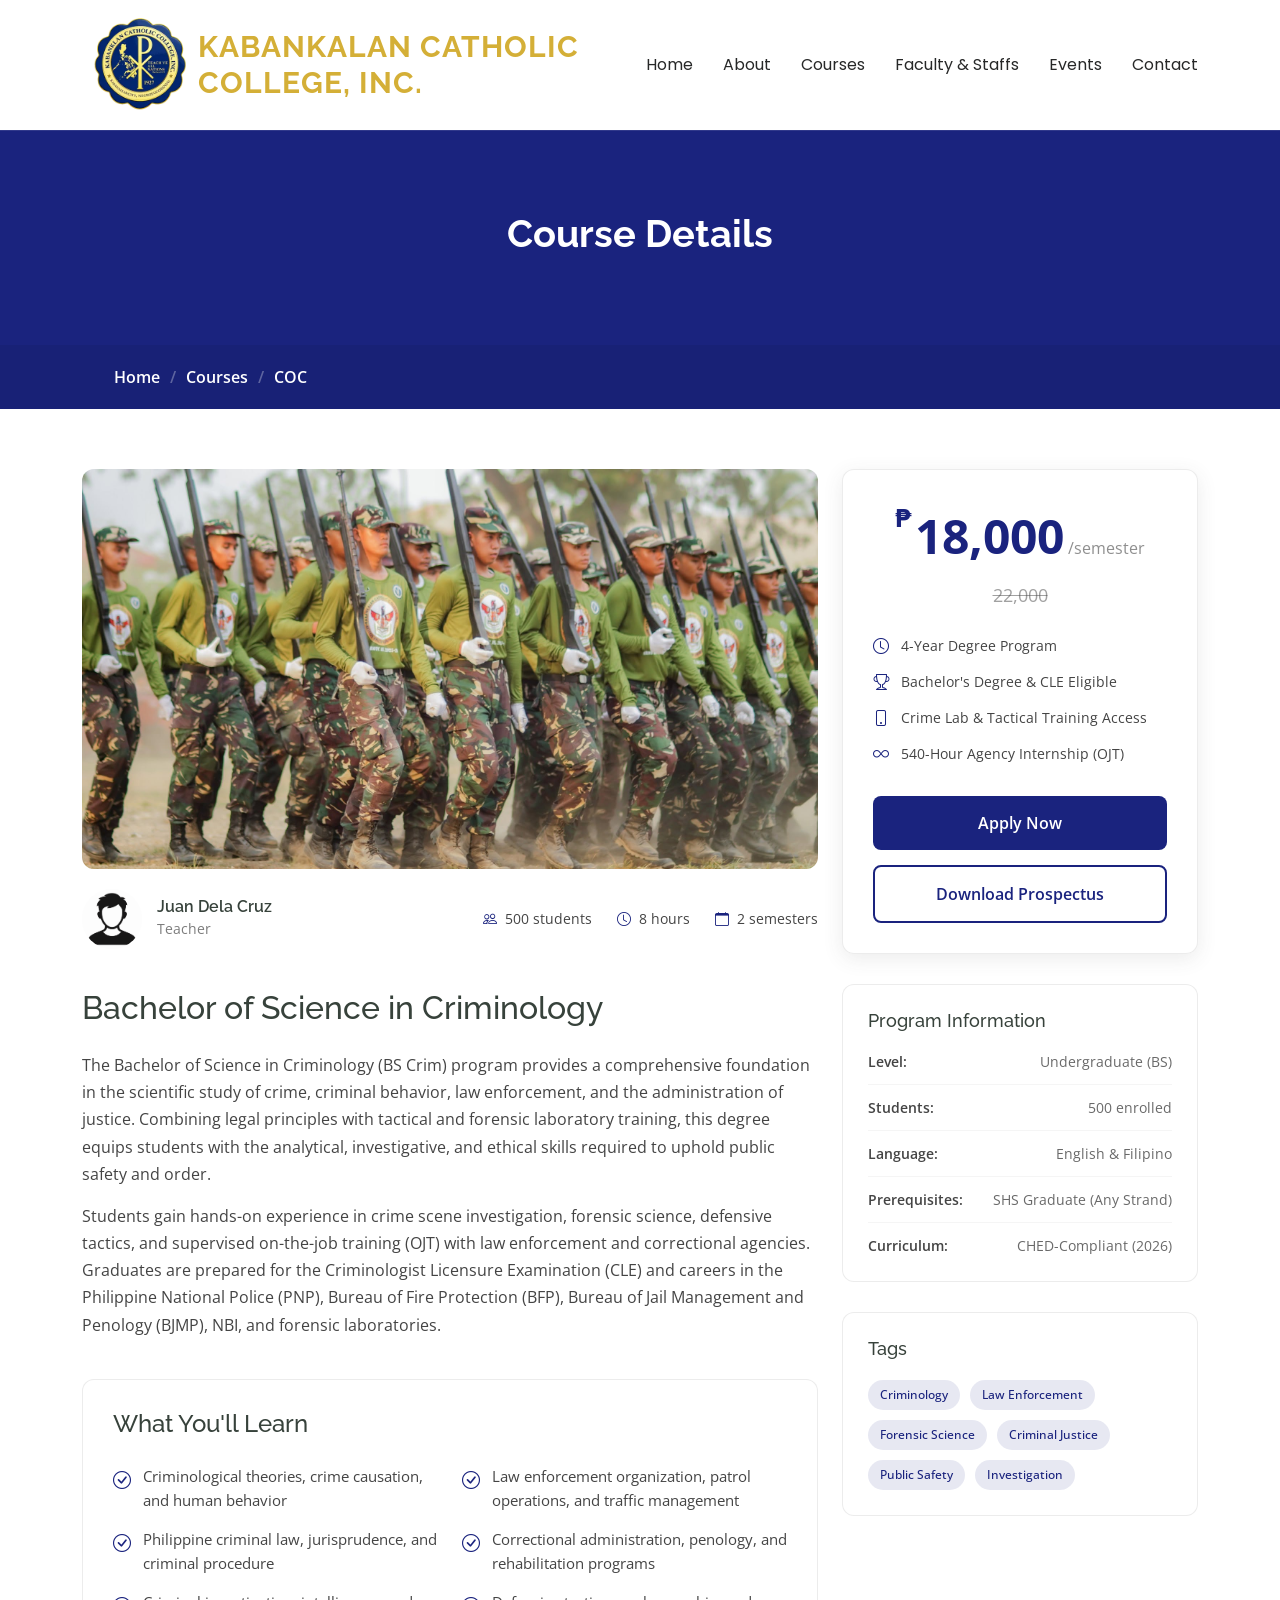
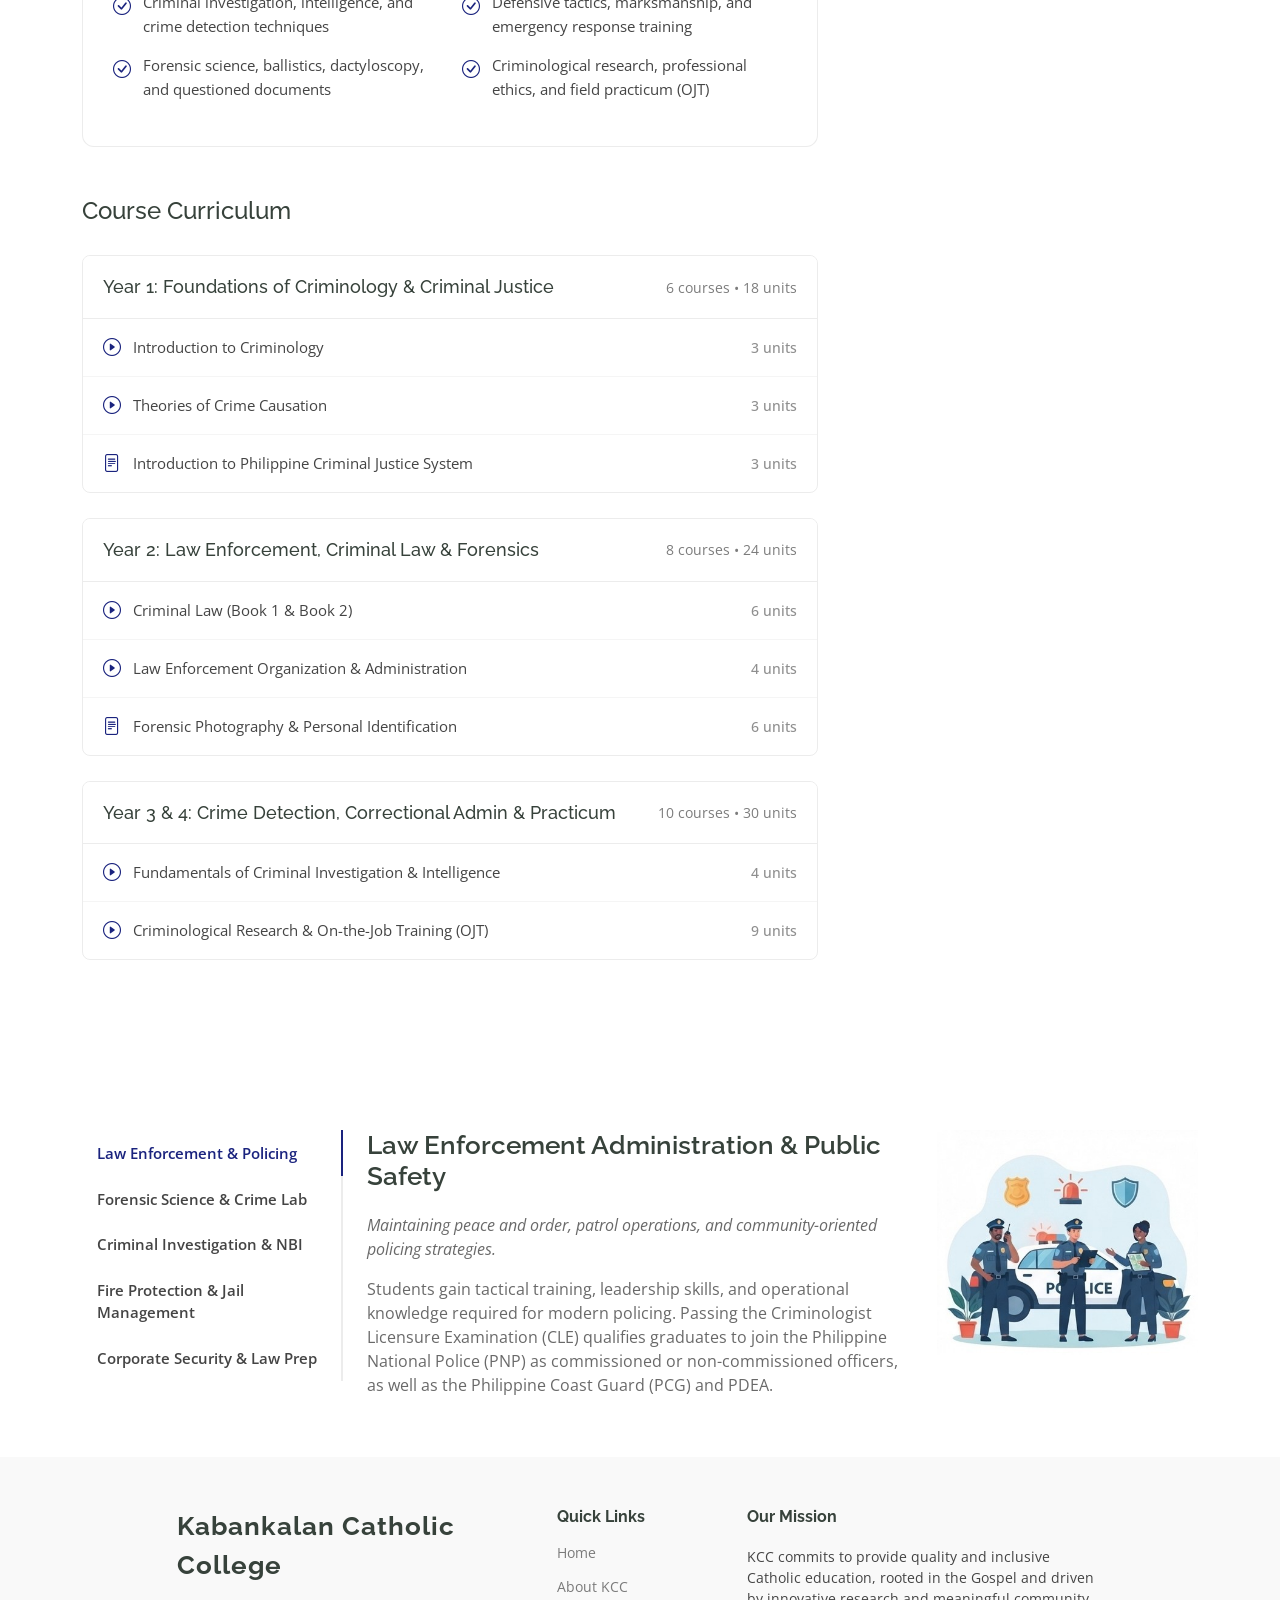
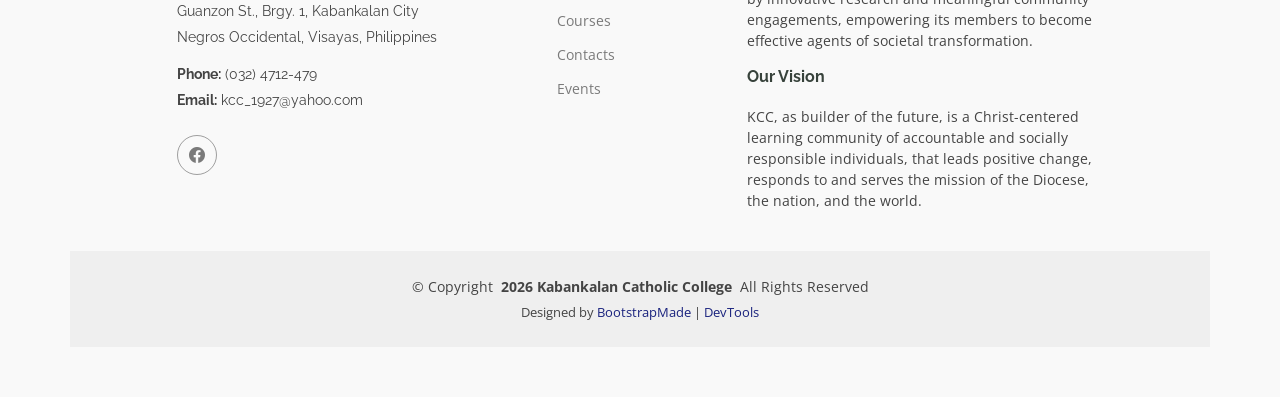
<file: course-crim.html>
<!doctype html>
<html lang="en">
  <head>
    <meta charset="utf-8" />
    <meta content="width=device-width, initial-scale=1.0" name="viewport" />
    <title>COC - Kabankalan Catholic College, Inc.</title>
    <meta name="description" content="" />
    <meta name="keywords" content="" />

    <!-- Favicons -->
    <link href="assets/img/KClogo.webp" rel="icon" />
    <link href="assets/img/apple-touch-icon.png" rel="apple-touch-icon" />

    <!-- Fonts -->
    <link href="https://fonts.googleapis.com" rel="preconnect" />
    <link href="https://fonts.gstatic.com" rel="preconnect" crossorigin />
    <link
      href="https://fonts.googleapis.com/css2?family=Open+Sans:ital,wght@0,300;0,400;0,500;0,600;0,700;0,800;1,300;1,400;1,500;1,600;1,700;1,800&family=Poppins:ital,wght@0,100;0,200;0,300;0,400;0,500;0,600;0,700;0,800;0,900;1,100;1,200;1,300;1,400;1,500;1,600;1,700;1,800;1,900&family=Raleway:ital,wght@0,100;0,200;0,300;0,400;0,500;0,600;0,700;0,800;0,900;1,100;1,200;1,300;1,400;1,500;1,600;1,700;1,800;1,900&display=swap"
      rel="stylesheet"
    />

    <!-- Vendor CSS Files -->
    <link
      href="assets/vendor/bootstrap/css/bootstrap.min.css"
      rel="stylesheet"
    />
    <link
      href="assets/vendor/bootstrap-icons/bootstrap-icons.css"
      rel="stylesheet"
    />
    <link href="assets/vendor/aos/aos.css" rel="stylesheet" />
    <link
      href="assets/vendor/glightbox/css/glightbox.min.css"
      rel="stylesheet"
    />
    <link href="assets/vendor/swiper/swiper-bundle.min.css" rel="stylesheet" />

    <!-- Main CSS File -->
    <link href="assets/css/main.css" rel="stylesheet" />

    <!-- =======================================================
  * Template Name: Mentor
  * Template URL: https://bootstrapmade.com/mentor-free-education-bootstrap-theme/
  * Updated: Jul 07 2025 with Bootstrap v5.3.7
  * Author: BootstrapMade.com
  * License: https://bootstrapmade.com/license/
  ======================================================== -->
  </head>

  <body class="course-details-page">
    <header id="header" class="header d-flex align-items-center sticky-top">
      <div
        class="container-fluid container-xl position-relative d-flex align-items-center"
      >
        <a href="index.html" class="logo d-flex align-items-center me-auto">
         <img
            src="assets/img/logomain.webp"
            alt="Kabankalan Catholic College Logo"
            class="ms-2"
            style="max-height: 100px; width: auto;"
          />
          <h1 class="sitename">Kabankalan Catholic College, Inc.</h1>
        </a>

        <nav id="navmenu" class="navmenu">
          <ul>
            <li>
              <a href="index.html">Home<br /></a>
            </li>
            <li><a href="about.html">About</a></li>
            <li><a href="courses.html">Courses</a></li>
            <li><a href="trainers.html">Faculty & Staffs</a></li>
            <li><a href="events.html">Events</a></li>
            <li><a href="contact.html">Contact</a></li>
          </ul>
          <i class="mobile-nav-toggle d-xl-none bi bi-list"></i>
        </nav>

      </div>
    </header>

    <main class="main">
      <!-- Page Title -->
      <div class="page-title" data-aos="fade">
        <div class="heading">
          <div class="container">
            <div class="row d-flex justify-content-center text-center">
              <div class="col-lg-8">
                <h1>Course Details</h1>
              </div>
            </div>
          </div>
        </div>
        <nav class="breadcrumbs">
          <div class="container">
            <ol>
              <li><a href="index.html">Home</a></li>
              <li><a href="courses.html">Courses</a></li>
              <li class="current">COC</li>
            </ol>
          </div>
        </nav>
      </div>
      <!-- End Page Title -->

      <!-- Course Details Section -->
      <section id="course-details" class="course-details section">
        <div class="container" data-aos="fade-up" data-aos-delay="100">
          <div class="row">
            <div class="col-lg-8">
              <!-- Course Header -->
              <div
                class="course-header"
                data-aos="fade-up"
                data-aos-delay="200"
              >
                <div class="course-image">
                  <img
                    src="assets/img/course/COC-pic.jpg"
                    alt="Course Image"
                    class="img-fluid"
                  />
                </div>
                <div class="course-meta">
                  <div class="instructor">
                    <img
                      src="assets/img/person/Boy.png"
                      alt="Instructor"
                      class="instructor-avatar"
                    />
                    <div class="instructor-info">
                      <h6>Juan Dela Cruz</h6>
                      <span>Teacher</span>
                    </div>
                  </div>
                  <div class="course-stats">
                    <div class="stat-item">
                      <i class="bi bi-people"></i>
                      <span>500 students</span>
                    </div>
                    <div class="stat-item">
                      <i class="bi bi-clock"></i>
                      <span>8 hours</span>
                    </div>
                    <div class="stat-item">
                      <i class="bi bi-calendar"></i>
                      <span>2 semesters</span>
                    </div>
                  </div>
                </div>
              </div>
              <!-- End Course Header -->

              <!-- Course Content -->
              <div
  class="course-content"
  data-aos="fade-up"
  data-aos-delay="300"
>
  <h2>Bachelor of Science in Criminology</h2>

  <div class="course-description">
    <p>
      The Bachelor of Science in Criminology (BS Crim) program provides a
      comprehensive foundation in the scientific study of crime, criminal
      behavior, law enforcement, and the administration of justice. Combining
      legal principles with tactical and forensic laboratory training, this
      degree equips students with the analytical, investigative, and ethical
      skills required to uphold public safety and order.
    </p>
    <p>
      Students gain hands-on experience in crime scene investigation, forensic
      science, defensive tactics, and supervised on-the-job training (OJT) with
      law enforcement and correctional agencies. Graduates are prepared for the
      Criminologist Licensure Examination (CLE) and careers in the Philippine
      National Police (PNP), Bureau of Fire Protection (BFP), Bureau of Jail
      Management and Penology (BJMP), NBI, and forensic laboratories.
    </p>
  </div>

  <div class="what-you-learn">
    <h3>What You'll Learn</h3>
    <div class="row">
      <div class="col-md-6">
        <ul class="learn-list">
          <li>
            <i class="bi bi-check-circle"></i>Criminological theories, crime
            causation, and human behavior
          </li>
          <li>
            <i class="bi bi-check-circle"></i>Philippine criminal law,
            jurisprudence, and criminal procedure
          </li>
          <li>
            <i class="bi bi-check-circle"></i>Criminal investigation,
            intelligence, and crime detection techniques
          </li>
          <li>
            <i class="bi bi-check-circle"></i>Forensic science, ballistics,
            dactyloscopy, and questioned documents
          </li>
        </ul>
      </div>
      <div class="col-md-6">
        <ul class="learn-list">
          <li>
            <i class="bi bi-check-circle"></i>Law enforcement organization,
            patrol operations, and traffic management
          </li>
          <li>
            <i class="bi bi-check-circle"></i>Correctional administration,
            penology, and rehabilitation programs
          </li>
          <li>
            <i class="bi bi-check-circle"></i>Defensive tactics, marksmanship,
            and emergency response training
          </li>
          <li>
            <i class="bi bi-check-circle"></i>Criminological research,
            professional ethics, and field practicum (OJT)
          </li>
        </ul>
      </div>
    </div>
  </div>
</div>

              <!-- End Course Content -->

              <!-- Course Curriculum -->
              <div
  class="course-curriculum"
  data-aos="fade-up"
  data-aos-delay="400"
>
  <h3>Course Curriculum</h3>

  <div class="curriculum-section">
    <div class="section-header">
      <h4>
        Year 1: Foundations of Criminology &amp; Criminal Justice
      </h4>
      <span class="lessons-count">6 courses • 18 units</span>
    </div>
    <div class="lessons">
      <div class="lesson-item">
        <div class="lesson-info">
          <i class="bi bi-play-circle"></i>
          <span>Introduction to Criminology</span>
        </div>
        <span class="lesson-duration">3 units</span>
      </div>
      <div class="lesson-item">
        <div class="lesson-info">
          <i class="bi bi-play-circle"></i>
          <span>Theories of Crime Causation</span>
        </div>
        <span class="lesson-duration">3 units</span>
      </div>
      <div class="lesson-item">
        <div class="lesson-info">
          <i class="bi bi-file-text"></i>
          <span>Introduction to Philippine Criminal Justice System</span>
        </div>
        <span class="lesson-duration">3 units</span>
      </div>
    </div>
  </div>

  <div class="curriculum-section">
    <div class="section-header">
      <h4>Year 2: Law Enforcement, Criminal Law &amp; Forensics</h4>
      <span class="lessons-count">8 courses • 24 units</span>
    </div>
    <div class="lessons">
      <div class="lesson-item">
        <div class="lesson-info">
          <i class="bi bi-play-circle"></i>
          <span>Criminal Law (Book 1 &amp; Book 2)</span>
        </div>
        <span class="lesson-duration">6 units</span>
      </div>
      <div class="lesson-item">
        <div class="lesson-info">
          <i class="bi bi-play-circle"></i>
          <span>Law Enforcement Organization &amp; Administration</span>
        </div>
        <span class="lesson-duration">4 units</span>
      </div>
      <div class="lesson-item">
        <div class="lesson-info">
          <i class="bi bi-file-text"></i>
          <span>Forensic Photography &amp; Personal Identification</span>
        </div>
        <span class="lesson-duration">6 units</span>
      </div>
    </div>
  </div>

  <div class="curriculum-section">
    <div class="section-header">
      <h4>
        Year 3 &amp; 4: Crime Detection, Correctional Admin &amp; Practicum
      </h4>
      <span class="lessons-count">10 courses • 30 units</span>
    </div>
    <div class="lessons">
      <div class="lesson-item">
        <div class="lesson-info">
          <i class="bi bi-play-circle"></i>
          <span>Fundamentals of Criminal Investigation &amp; Intelligence</span>
        </div>
        <span class="lesson-duration">4 units</span>
      </div>
      <div class="lesson-item">
        <div class="lesson-info">
          <i class="bi bi-play-circle"></i>
          <span>Criminological Research &amp; On-the-Job Training (OJT)</span>
        </div>
        <span class="lesson-duration">9 units</span>
      </div>
    </div>
  </div>
</div>


              <!-- End Course Curriculum -->
            </div>

            <div class="col-lg-4">

              <!-- Course Sidebar -->
             <div
  class="course-sidebar"
  data-aos="fade-up"
  data-aos-delay="200"
>
  <!-- Pricing Card -->
  <div class="pricing-card">
    <div class="price">
      <span class="currency">₱</span>
      <span class="amount">18,000</span>
      <span class="period">/semester</span>
    </div>
    <div class="original-price">22,000</div>

    <div class="course-features">
      <div class="feature">
        <i class="bi bi-clock"></i>
        <span>4-Year Degree Program</span>
      </div>
      <div class="feature">
        <i class="bi bi-trophy"></i>
        <span>Bachelor's Degree &amp; CLE Eligible</span>
      </div>
      <div class="feature">
        <i class="bi bi-phone"></i>
        <span>Crime Lab &amp; Tactical Training Access</span>
      </div>
      <div class="feature">
        <i class="bi bi-infinity"></i>
        <span>540-Hour Agency Internship (OJT)</span>
      </div>
    </div>

    <button class="btn-enroll">Apply Now</button>
    <button class="btn-preview">Download Prospectus</button>
  </div>
  <!-- End Pricing Card -->

  <!-- Course Info -->
  <div class="course-info-card">
    <h4>Program Information</h4>
    <div class="info-item">
      <span class="label">Level:</span>
      <span class="value">Undergraduate (BS)</span>
    </div>
    <div class="info-item">
      <span class="label">Students:</span>
      <span class="value">500 enrolled</span>
    </div>
    <div class="info-item">
      <span class="label">Language:</span>
      <span class="value">English &amp; Filipino</span>
    </div>
    <div class="info-item">
      <span class="label">Prerequisites:</span>
      <span class="value">SHS Graduate (Any Strand)</span>
    </div>
    <div class="info-item">
      <span class="label">Curriculum:</span>
      <span class="value">CHED-Compliant (2026)</span>
    </div>
  </div>
  <!-- End Course Info -->

  <!-- Tags -->
  <div class="course-tags">
    <h4>Tags</h4>
    <div class="tags-list">
      <span class="tag">Criminology</span>
      <span class="tag">Law Enforcement</span>
      <span class="tag">Forensic Science</span>
      <span class="tag">Criminal Justice</span>
      <span class="tag">Public Safety</span>
      <span class="tag">Investigation</span>
    </div>
  </div>
  <!-- End Tags -->
</div>

              <!-- End Course Sidebar -->
            </div>
          </div>
        </div>
      </section>
      <!-- /Course Details Section -->

      <!-- Tabs Section -->
    <section id="tabs" class="tabs section">
  <div class="container" data-aos="fade-up" data-aos-delay="100">
    <div class="row">
      <div class="col-lg-3">
        <ul class="nav nav-tabs flex-column">
          <li class="nav-item">
            <a
              class="nav-link active show"
              data-bs-toggle="tab"
              href="#tab-1"
              >Law Enforcement &amp; Policing</a
            >
          </li>
          <li class="nav-item">
            <a class="nav-link" data-bs-toggle="tab" href="#tab-2"
              >Forensic Science &amp; Crime Lab</a
            >
          </li>
          <li class="nav-item">
            <a class="nav-link" data-bs-toggle="tab" href="#tab-3"
              >Criminal Investigation &amp; NBI</a
            >
          </li>
          <li class="nav-item">
            <a class="nav-link" data-bs-toggle="tab" href="#tab-4"
              >Fire Protection &amp; Jail Management</a
            >
          </li>
          <li class="nav-item">
            <a class="nav-link" data-bs-toggle="tab" href="#tab-5"
              >Corporate Security &amp; Law Prep</a
            >
          </li>
        </ul>
      </div>
      <div class="col-lg-9 mt-4 mt-lg-0">
        <div class="tab-content">
          <div class="tab-pane active show" id="tab-1">
            <div class="row">
              <div class="col-lg-8 details order-2 order-lg-1">
                <h3>Law Enforcement Administration &amp; Public Safety</h3>
                <p class="fst-italic">
                  Maintaining peace and order, patrol operations, and community-oriented policing strategies.
                </p>
                <p>
                  Students gain tactical training, leadership skills, and operational knowledge required for modern policing. Passing the Criminologist Licensure Examination (CLE) qualifies graduates to join the Philippine National Police (PNP) as commissioned or non-commissioned officers, as well as the Philippine Coast Guard (PCG) and PDEA.
                </p>
              </div>
              <div class="col-lg-4 text-center order-1 order-lg-2">
                <img
                  src="assets/img/illustration/illustration-11.jpg"
                  alt="Law Enforcement and Policing"
                  class="img-fluid"
                />
              </div>
            </div>
          </div>
          <div class="tab-pane" id="tab-2">
            <div class="row">
              <div class="col-lg-8 details order-2 order-lg-1">
                <h3>Forensic Science &amp; Crime Laboratory Examination</h3>
                <p class="fst-italic">
                  Applying scientific methods in ballistics, dactyloscopy, questioned documents, and forensic chemistry.
                </p>
                <p>
                  Learn how to collect, preserve, and scientifically analyze physical evidence from crime scenes. Graduates are equipped to serve as forensic examiners, fingerprint technicians, and crime laboratory specialists in government agencies and private investigative firms.
                </p>
              </div>
              <div class="col-lg-4 text-center order-1 order-lg-2">
                <img
                  src="assets/img/illustration/illustration-12.jpg"
                  alt="Forensic Science"
                  class="img-fluid"
                />
              </div>
            </div>
          </div>
          <div class="tab-pane" id="tab-3">
            <div class="row">
              <div class="col-lg-8 details order-2 order-lg-1">
                <h3>Criminal Investigation &amp; Intelligence Operations</h3>
                <p class="fst-italic">
                  Mastering crime detection, cybercrime investigation, surveillance, and intelligence gathering.
                </p>
                <p>
                  Develop analytical and investigative expertise to solve complex criminal cases and gather admissible court evidence. This pathway prepares graduates for investigative roles in the National Bureau of Investigation (NBI), PNP Criminal Investigation and Detection Group (CIDG), and anti-fraud units.
                </p>
              </div>
              <div class="col-lg-4 text-center order-1 order-lg-2">
                <img
                  src="assets/img/illustration/illustration-13.jpg"
                  alt="Criminal Investigation"
                  class="img-fluid"
                />
              </div>
            </div>
          </div>
          <div class="tab-pane" id="tab-4">
            <div class="row">
              <div class="col-lg-8 details order-2 order-lg-1">
                <h3>Fire Protection &amp; Correctional Administration</h3>
                <p class="fst-italic">
                  Leading fire suppression, disaster response, penology, and offender rehabilitation programs.
                </p>
                <p>
                  Explore fire technology, arson investigation, institutional corrections, and community-based rehabilitation. Registered Criminologists are qualified to enter the Bureau of Fire Protection (BFP), Bureau of Jail Management and Penology (BJMP), and Bureau of Corrections (BuCor).
                </p>
              </div>
              <div class="col-lg-4 text-center order-1 order-lg-2">
                <img
                  src="assets/img/illustration/illustration-14.jpg"
                  alt="Fire Protection and Corrections"
                  class="img-fluid"
                />
              </div>
            </div>
          </div>
          <div class="tab-pane" id="tab-5">
            <div class="row">
              <div class="col-lg-8 details order-2 order-lg-1">
                <h3>Corporate Security Management &amp; Pre-Law Track</h3>
                <p class="fst-italic">
                  Building a strong legal and risk-management foundation for corporate safety and Juris Doctor studies.
                </p>
                <p>
                  With extensive coursework in criminal law, evidence, and jurisprudence, BS Criminology serves as a strong pre-law degree for aspiring lawyers and prosecutors. Graduates also thrive as corporate security managers, industrial safety officers, and risk assessors in private enterprises.
                </p>
              </div>
              <div class="col-lg-4 text-center order-1 order-lg-2">
                <img
                  src="assets/img/illustration/illustration-15.jpg"
                  alt="Corporate Security and Pre-Law"
                  class="img-fluid"
                />
              </div>
            </div>
          </div>
        </div>
      </div>
    </div>
  </div>
</section>


      <!-- /Tabs Section -->
    </main>

    <footer id="footer" class="footer position-relative light-background">
      <div class="container footer-top">
        <div class="row gy-4 justify-content-center">
          <div class="col-lg-4 col-md-6 footer-about">
            <a href="index.html" class="logo d-flex align-items-center">
              <span class="sitename">Kabankalan Catholic College</span>
            </a>
            <div class="footer-contact pt-3">
              <p>Guanzon St., Brgy. 1, Kabankalan City</p>
              <p>Negros Occidental, Visayas, Philippines</p>
              <p class="mt-3">
                <strong>Phone:</strong> <span>(032) 4712-479</span>
              </p>
              <p><strong>Email:</strong> <span>kcc_1927@yahoo.com</span></p>
            </div>
            <div class="social-links d-flex mt-4">
              <a href="https://www.facebook.com/KCCInc1927" target="_blank"
                ><i class="bi bi-facebook"></i
              ></a>
            </div>
          </div>

          <div class="col-lg-2 col-md-3 footer-links">
            <h4>Quick Links</h4>
            <ul>
             <li><a href="index.html">Home</a></li>
              <li><a href="about.html">About KCC</a></li>
              <li><a href="courses.html">Courses</a></li>
              <li><a href="contact.html">Contacts</a></li>
              <li><a href="events.html">Events</a></li>
            </ul>
          </div>

          <div class="col-lg-4 col-md-12 footer-newsletter">
            <h4>Our Mission</h4>
            <p>
              KCC commits to provide quality and inclusive Catholic education,
              rooted in the Gospel and driven by innovative research and
              meaningful community engagements, empowering its members to become
              effective agents of societal transformation.
            </p>

            <h4>Our Vision</h4>
            <p>
              KCC, as builder of the future, is a Christ-centered learning
              community of accountable and socially responsible individuals,
              that leads positive change, responds to and serves the mission of
              the Diocese, the nation, and the world.
            </p>
          </div>

          </div>

          
          
        </div>
      </div>

      <div class="container copyright text-center mt-4">
        <p>
          © <span>Copyright</span> <strong class="px-1 sitename">2026 Kabankalan Catholic College</strong>
          <span>All Rights Reserved</span>
        </p>
        <div class="credits">
          <!-- All the links in the footer should remain intact. -->
          <!-- You can delete the links only if you've purchased the pro version. -->
          <!-- Licensing information: https://bootstrapmade.com/license/ -->
          Designed by <a href="https://bootstrapmade.com/">BootstrapMade</a> |
          <a href="https://bootstrapmade.com/tools/">DevTools</a>
        </div>
      </div>
    </footer>


    <!-- Scroll Top -->
    <a
      href="#"
      id="scroll-top"
      class="scroll-top d-flex align-items-center justify-content-center"
      ><i class="bi bi-arrow-up-short"></i
    ></a>

    <!-- Preloader -->
    <div id="preloader"></div>

    <!-- Vendor JS Files -->
    <script src="assets/vendor/bootstrap/js/bootstrap.bundle.min.js"></script>
    <script src="assets/vendor/aos/aos.js"></script>
    <script src="assets/vendor/glightbox/js/glightbox.min.js"></script>
    <script src="assets/vendor/purecounter/purecounter_vanilla.js"></script>
    <script src="assets/vendor/swiper/swiper-bundle.min.js"></script>

    <!-- Main JS File -->
    <script src="assets/js/main.js"></script>
  </body>
</html>
</file>
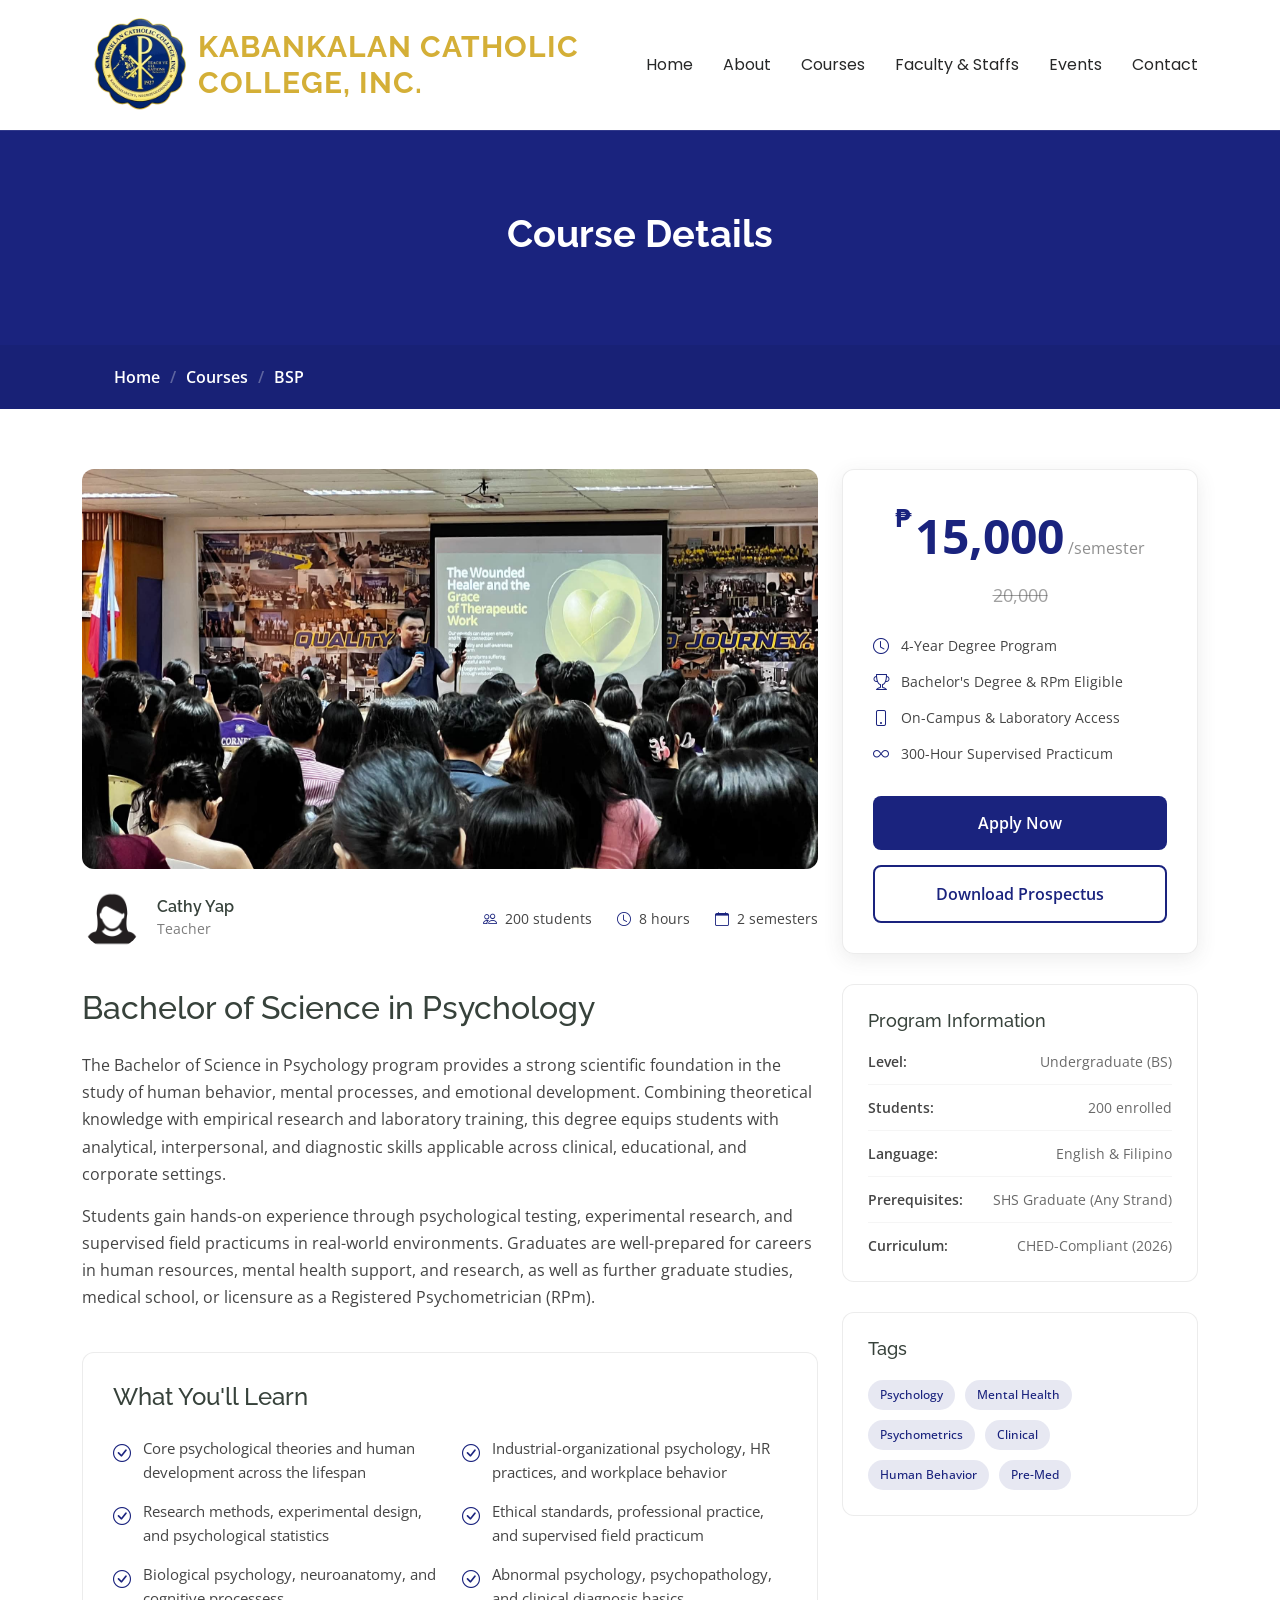
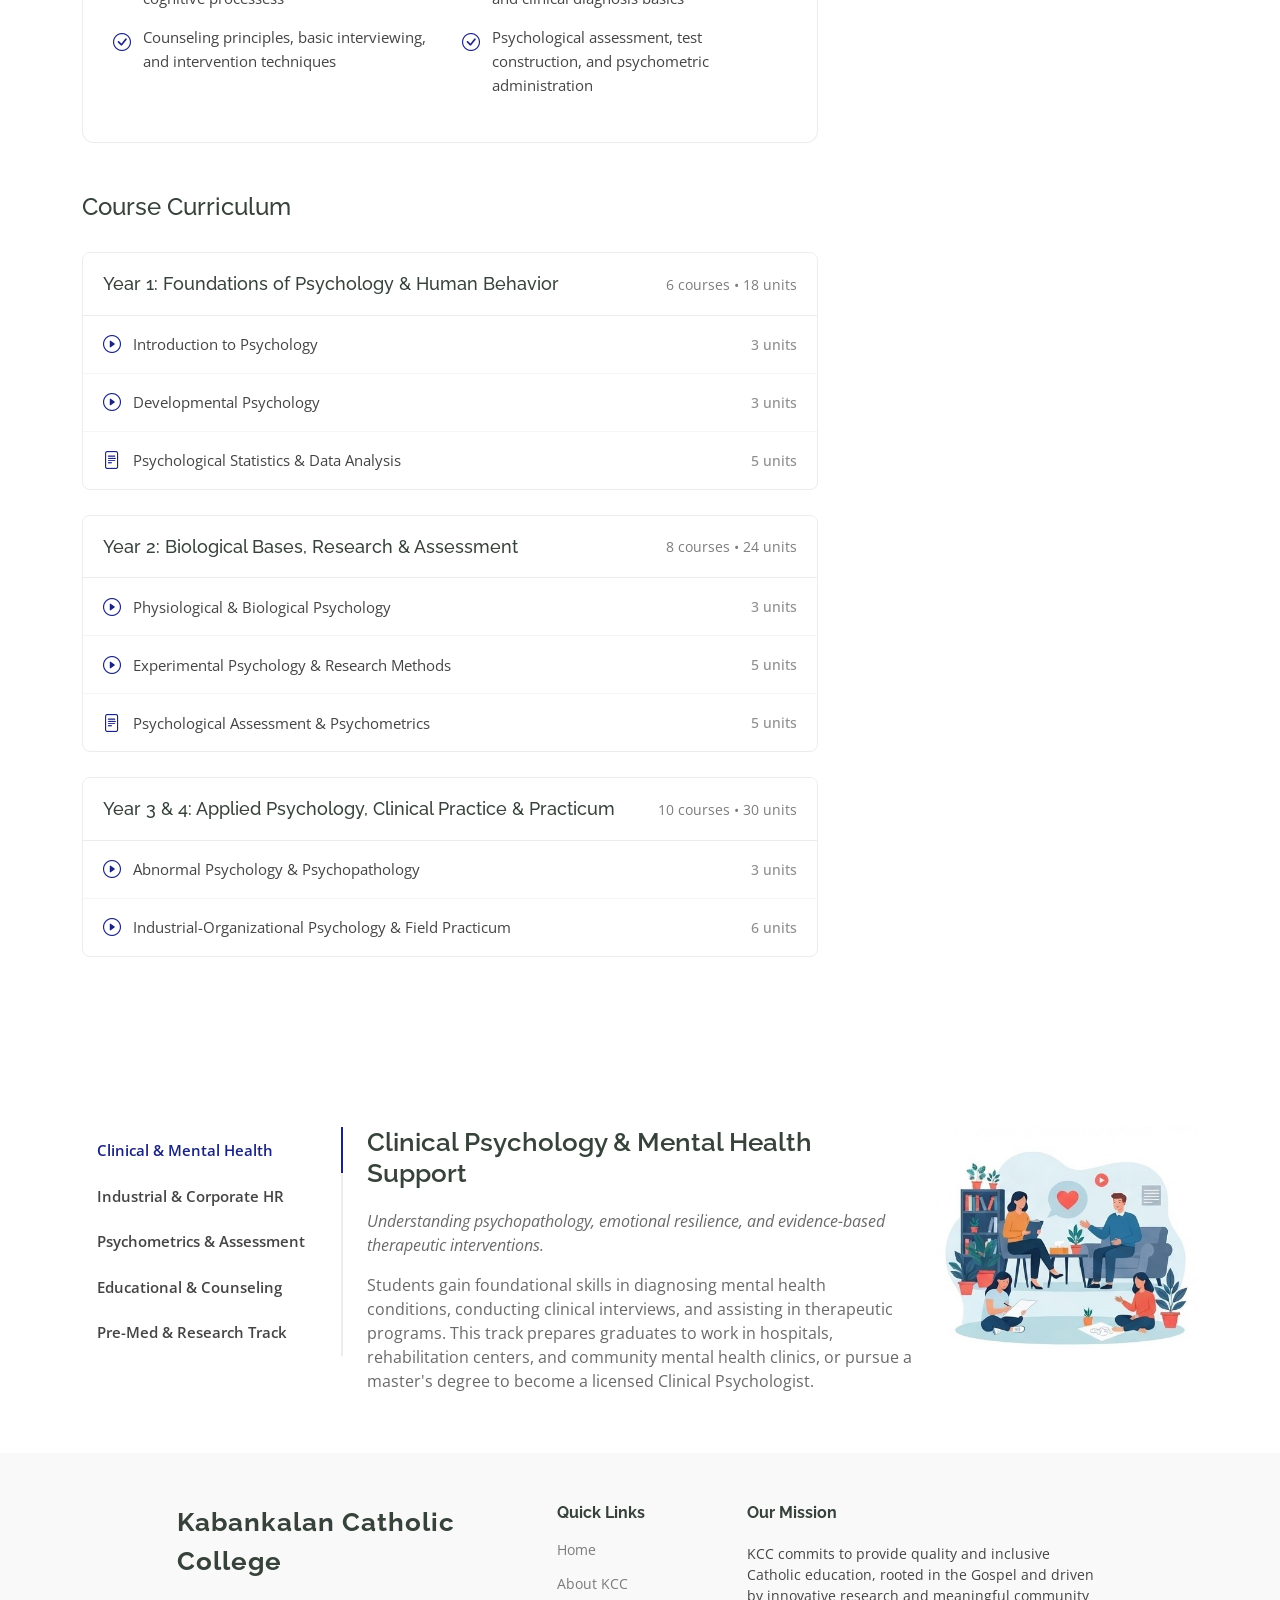
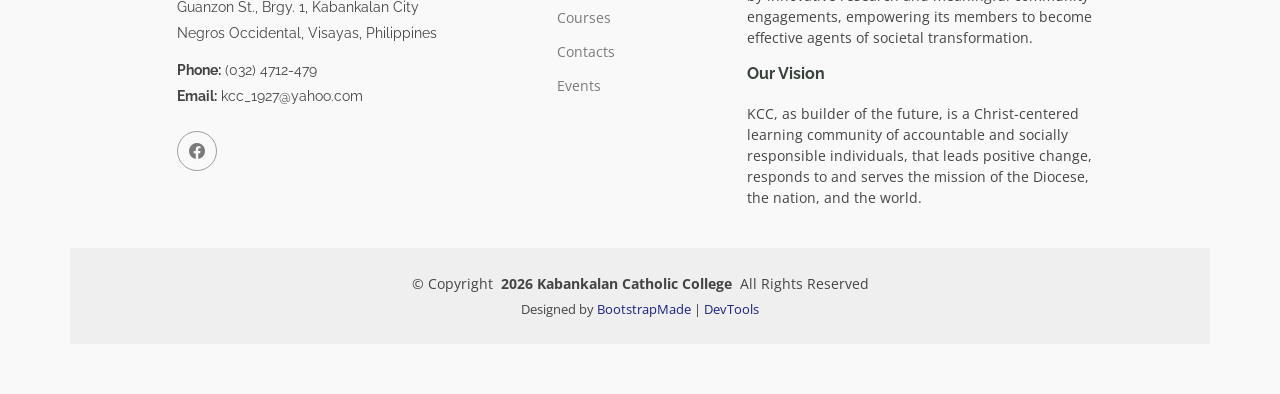
<file: course-details.html>
<!doctype html>
<html lang="en">
  <head>
    <meta charset="utf-8" />
    <meta content="width=device-width, initial-scale=1.0" name="viewport" />
    <title>BSP - Kabankalan Catholic College, Inc.</title>
    <meta name="description" content="" />
    <meta name="keywords" content="" />

    <!-- Favicons -->
    <link href="assets/img/KClogo.webp" rel="icon" />
    <link href="assets/img/apple-touch-icon.png" rel="apple-touch-icon" />

    <!-- Fonts -->
    <link href="https://fonts.googleapis.com" rel="preconnect" />
    <link href="https://fonts.gstatic.com" rel="preconnect" crossorigin />
    <link
      href="https://fonts.googleapis.com/css2?family=Open+Sans:ital,wght@0,300;0,400;0,500;0,600;0,700;0,800;1,300;1,400;1,500;1,600;1,700;1,800&family=Poppins:ital,wght@0,100;0,200;0,300;0,400;0,500;0,600;0,700;0,800;0,900;1,100;1,200;1,300;1,400;1,500;1,600;1,700;1,800;1,900&family=Raleway:ital,wght@0,100;0,200;0,300;0,400;0,500;0,600;0,700;0,800;0,900;1,100;1,200;1,300;1,400;1,500;1,600;1,700;1,800;1,900&display=swap"
      rel="stylesheet"
    />

    <!-- Vendor CSS Files -->
    <link
      href="assets/vendor/bootstrap/css/bootstrap.min.css"
      rel="stylesheet"
    />
    <link
      href="assets/vendor/bootstrap-icons/bootstrap-icons.css"
      rel="stylesheet"
    />
    <link href="assets/vendor/aos/aos.css" rel="stylesheet" />
    <link
      href="assets/vendor/glightbox/css/glightbox.min.css"
      rel="stylesheet"
    />
    <link href="assets/vendor/swiper/swiper-bundle.min.css" rel="stylesheet" />

    <!-- Main CSS File -->
    <link href="assets/css/main.css" rel="stylesheet" />

    <!-- =======================================================
  * Template Name: Mentor
  * Template URL: https://bootstrapmade.com/mentor-free-education-bootstrap-theme/
  * Updated: Jul 07 2025 with Bootstrap v5.3.7
  * Author: BootstrapMade.com
  * License: https://bootstrapmade.com/license/
  ======================================================== -->
  </head>

  <body class="course-details-page">
    <header id="header" class="header d-flex align-items-center sticky-top">
      <div
        class="container-fluid container-xl position-relative d-flex align-items-center"
      >
        <a href="index.html" class="logo d-flex align-items-center me-auto">
          <img
            src="assets/img/logomain.webp"
            alt="Kabankalan Catholic College Logo"
            class="ms-2"
            style="max-height: 100px; width: auto;"
          />
          <h1 class="sitename">Kabankalan Catholic College, Inc.</h1>
        </a>

        <nav id="navmenu" class="navmenu">
          <ul>
            <li>
              <a href="index.html">Home<br /></a>
            </li>
            <li><a href="about.html">About</a></li>
            <li><a href="courses.html">Courses</a></li>
            <li><a href="trainers.html">Faculty & Staffs</a></li>
            <li><a href="events.html">Events</a></li>
            <li><a href="contact.html">Contact</a></li>
          </ul>
          <i class="mobile-nav-toggle d-xl-none bi bi-list"></i>
        </nav>

      </div>
    </header>

    <main class="main">
      <!-- Page Title -->
      <div class="page-title" data-aos="fade">
        <div class="heading">
          <div class="container">
            <div class="row d-flex justify-content-center text-center">
              <div class="col-lg-8">
                <h1>Course Details</h1>
              </div>
            </div>
          </div>
        </div>
        <nav class="breadcrumbs">
          <div class="container">
            <ol>
              <li><a href="index.html">Home</a></li>
              <li><a href="courses.html">Courses</a></li>
              <li class="current">BSP</li>
            </ol>
          </div>
        </nav>
      </div>
      <!-- End Page Title -->

      <!-- Course Details Section -->
      <section id="course-details" class="course-details section">
        <div class="container" data-aos="fade-up" data-aos-delay="100">
          <div class="row">
            <div class="col-lg-8">
              <!-- Course Header -->
              <div
                class="course-header"
                data-aos="fade-up"
                data-aos-delay="200"
              >
                <div class="course-image">
                  <img
                    src="assets/img/course/BSP-pic.jpg"
                    alt="Course Image"
                    class="img-fluid"
                  />
                </div>
                <div class="course-meta">
                  <div class="instructor">
                    <img
                      src="assets/img/person/Girl.png"
                      alt="Instructor"
                      class="instructor-avatar"
                    />
                    <div class="instructor-info">
                      <h6>Cathy Yap</h6>
                      <span>Teacher</span>
                    </div>
                  </div>
                  <div class="course-stats">
                    <div class="stat-item">
                      <i class="bi bi-people"></i>
                      <span>200 students</span>
                    </div>
                    <div class="stat-item">
                      <i class="bi bi-clock"></i>
                      <span>8 hours</span>
                    </div>
                    <div class="stat-item">
                      <i class="bi bi-calendar"></i>
                      <span>2 semesters</span>
                    </div>
                  </div>
                </div>
              </div>
              <!-- End Course Header -->

              <!-- Course Content -->
              <div
                class="course-content"
                data-aos="fade-up"
                data-aos-delay="300"
              >
                <h2>Bachelor of Science in Psychology</h2>

                <div class="course-description">
                  <p>
                    The Bachelor of Science in Psychology program provides a
                    strong scientific foundation in the study of human behavior,
                    mental processes, and emotional development. Combining
                    theoretical knowledge with empirical research and laboratory
                    training, this degree equips students with analytical,
                    interpersonal, and diagnostic skills applicable across
                    clinical, educational, and corporate settings.
                  </p>
                  <p>
                    Students gain hands-on experience through psychological
                    testing, experimental research, and supervised field
                    practicums in real-world environments. Graduates are
                    well-prepared for careers in human resources, mental health
                    support, and research, as well as further graduate studies,
                    medical school, or licensure as a Registered Psychometrician
                    (RPm).
                  </p>
                </div>

                <div class="what-you-learn">
                  <h3>What You'll Learn</h3>
                  <div class="row">
                    <div class="col-md-6">
                      <ul class="learn-list">
                        <li>
                          <i class="bi bi-check-circle"></i>Core psychological
                          theories and human development across the lifespan
                        </li>
                        <li>
                          <i class="bi bi-check-circle"></i>Research methods,
                          experimental design, and psychological statistics
                        </li>
                        <li>
                          <i class="bi bi-check-circle"></i>Biological
                          psychology, neuroanatomy, and cognitive processess
                        </li>
                        <li>
                          <i class="bi bi-check-circle"></i> Counseling
                          principles, basic interviewing, and intervention
                          techniques
                        </li>
                      </ul>
                    </div>
                    <div class="col-md-6">
                      <ul class="learn-list">
                        <li>
                          <i class="bi bi-check-circle"></i
                          >Industrial-organizational psychology, HR practices,
                          and workplace behavior
                        </li>
                        <li>
                          <i class="bi bi-check-circle"></i>Ethical standards,
                          professional practice, and supervised field practicum
                        </li>
                        <li>
                          <i class="bi bi-check-circle"></i>Abnormal psychology,
                          psychopathology, and clinical diagnosis basics
                        </li>
                        <li>
                          <i class="bi bi-check-circle"></i>Psychological
                          assessment, test construction, and psychometric
                          administration
                        </li>
                      </ul>
                    </div>
                  </div>
                </div>
              </div>
              <!-- End Course Content -->

              <!-- Course Curriculum -->
              <div
                class="course-curriculum"
                data-aos="fade-up"
                data-aos-delay="400"
              >
                <h3>Course Curriculum</h3>

                <div class="curriculum-section">
                  <div class="section-header">
                    <h4>
                      Year 1: Foundations of Psychology &amp; Human Behavior
                    </h4>
                    <span class="lessons-count">6 courses • 18 units</span>
                  </div>
                  <div class="lessons">
                    <div class="lesson-item">
                      <div class="lesson-info">
                        <i class="bi bi-play-circle"></i>
                        <span>Introduction to Psychology</span>
                      </div>
                      <span class="lesson-duration">3 units</span>
                    </div>
                    <div class="lesson-item">
                      <div class="lesson-info">
                        <i class="bi bi-play-circle"></i>
                        <span>Developmental Psychology</span>
                      </div>
                      <span class="lesson-duration">3 units</span>
                    </div>
                    <div class="lesson-item">
                      <div class="lesson-info">
                        <i class="bi bi-file-text"></i>
                        <span
                          >Psychological Statistics &amp; Data Analysis</span
                        >
                      </div>
                      <span class="lesson-duration">5 units</span>
                    </div>
                  </div>
                </div>

                <div class="curriculum-section">
                  <div class="section-header">
                    <h4>Year 2: Biological Bases, Research &amp; Assessment</h4>
                    <span class="lessons-count">8 courses • 24 units</span>
                  </div>
                  <div class="lessons">
                    <div class="lesson-item">
                      <div class="lesson-info">
                        <i class="bi bi-play-circle"></i>
                        <span>Physiological &amp; Biological Psychology</span>
                      </div>
                      <span class="lesson-duration">3 units</span>
                    </div>
                    <div class="lesson-item">
                      <div class="lesson-info">
                        <i class="bi bi-play-circle"></i>
                        <span
                          >Experimental Psychology &amp; Research Methods</span
                        >
                      </div>
                      <span class="lesson-duration">5 units</span>
                    </div>
                    <div class="lesson-item">
                      <div class="lesson-info">
                        <i class="bi bi-file-text"></i>
                        <span
                          >Psychological Assessment &amp; Psychometrics</span
                        >
                      </div>
                      <span class="lesson-duration">5 units</span>
                    </div>
                  </div>
                </div>

                <div class="curriculum-section">
                  <div class="section-header">
                    <h4>
                      Year 3 &amp; 4: Applied Psychology, Clinical Practice
                      &amp; Practicum
                    </h4>
                    <span class="lessons-count">10 courses • 30 units</span>
                  </div>
                  <div class="lessons">
                    <div class="lesson-item">
                      <div class="lesson-info">
                        <i class="bi bi-play-circle"></i>
                        <span>Abnormal Psychology &amp; Psychopathology</span>
                      </div>
                      <span class="lesson-duration">3 units</span>
                    </div>
                    <div class="lesson-item">
                      <div class="lesson-info">
                        <i class="bi bi-play-circle"></i>
                        <span
                          >Industrial-Organizational Psychology &amp; Field
                          Practicum</span
                        >
                      </div>
                      <span class="lesson-duration">6 units</span>
                    </div>
                  </div>
                </div>
              </div>

              <!-- End Course Curriculum -->
            </div>

            <div class="col-lg-4">

              <!-- Course Sidebar -->
              <div
  class="course-sidebar"
  data-aos="fade-up"
  data-aos-delay="200"
>
  <!-- Pricing Card -->
  <div class="pricing-card">
    <div class="price">
      <span class="currency">₱</span>
      <span class="amount">15,000</span>
      <span class="period">/semester</span>
    </div>
    <div class="original-price">20,000</div>

    <div class="course-features">
      <div class="feature">
        <i class="bi bi-clock"></i>
        <span>4-Year Degree Program</span>
      </div>
      <div class="feature">
        <i class="bi bi-trophy"></i>
        <span>Bachelor's Degree &amp; RPm Eligible</span>
      </div>
      <div class="feature">
        <i class="bi bi-phone"></i>
        <span>On-Campus &amp; Laboratory Access</span>
      </div>
      <div class="feature">
        <i class="bi bi-infinity"></i>
        <span>300-Hour Supervised Practicum</span>
      </div>
    </div>

    <button class="btn-enroll">Apply Now</button>
    <button class="btn-preview">Download Prospectus</button>
  </div>
  <!-- End Pricing Card -->

  <!-- Course Info -->
  <div class="course-info-card">
    <h4>Program Information</h4>
    <div class="info-item">
      <span class="label">Level:</span>
      <span class="value">Undergraduate (BS)</span>
    </div>
    <div class="info-item">
      <span class="label">Students:</span>
      <span class="value">200 enrolled</span>
    </div>
    <div class="info-item">
      <span class="label">Language:</span>
      <span class="value">English &amp; Filipino</span>
    </div>
    <div class="info-item">
      <span class="label">Prerequisites:</span>
      <span class="value">SHS Graduate (Any Strand)</span>
    </div>
    <div class="info-item">
      <span class="label">Curriculum:</span>
      <span class="value">CHED-Compliant (2026)</span>
    </div>
  </div>
  <!-- End Course Info -->

  <!-- Tags -->
  <div class="course-tags">
    <h4>Tags</h4>
    <div class="tags-list">
      <span class="tag">Psychology</span>
      <span class="tag">Mental Health</span>
      <span class="tag">Psychometrics</span>
      <span class="tag">Clinical</span>
      <span class="tag">Human Behavior</span>
      <span class="tag">Pre-Med</span>
    </div>
  </div>
  <!-- End Tags -->
</div>

              <!-- End Course Sidebar -->
            </div>
          </div>
        </div>
      </section>
      <!-- /Course Details Section -->

      <!-- Tabs Section -->
      <section id="tabs" class="tabs section">
  <div class="container" data-aos="fade-up" data-aos-delay="100">
    <div class="row">
      <div class="col-lg-3">
        <ul class="nav nav-tabs flex-column">
          <li class="nav-item">
            <a
              class="nav-link active show"
              data-bs-toggle="tab"
              href="#tab-1"
              >Clinical &amp; Mental Health</a
            >
          </li>
          <li class="nav-item">
            <a class="nav-link" data-bs-toggle="tab" href="#tab-2"
              >Industrial &amp; Corporate HR</a
            >
          </li>
          <li class="nav-item">
            <a class="nav-link" data-bs-toggle="tab" href="#tab-3"
              >Psychometrics &amp; Assessment</a
            >
          </li>
          <li class="nav-item">
            <a class="nav-link" data-bs-toggle="tab" href="#tab-4"
              >Educational &amp; Counseling</a
            >
          </li>
          <li class="nav-item">
            <a class="nav-link" data-bs-toggle="tab" href="#tab-5"
              >Pre-Med &amp; Research Track</a
            >
          </li>
        </ul>
      </div>
      <div class="col-lg-9 mt-4 mt-lg-0">
        <div class="tab-content">
          <div class="tab-pane active show" id="tab-1">
            <div class="row">
              <div class="col-lg-8 details order-2 order-lg-1">
                <h3>Clinical Psychology &amp; Mental Health Support</h3>
                <p class="fst-italic">
                  Understanding psychopathology, emotional resilience, and evidence-based therapeutic interventions.
                </p>
                <p>
                  Students gain foundational skills in diagnosing mental health conditions, conducting clinical interviews, and assisting in therapeutic programs. This track prepares graduates to work in hospitals, rehabilitation centers, and community mental health clinics, or pursue a master's degree to become a licensed Clinical Psychologist.
                </p>
              </div>
              <div class="col-lg-4 text-center order-1 order-lg-2">
                <img
                  src="assets/img/illustration/illustration-1.jpg"
                  alt="Clinical Psychology"
                  class="img-fluid"
                />
              </div>
            </div>
          </div>
          <div class="tab-pane" id="tab-2">
            <div class="row">
              <div class="col-lg-8 details order-2 order-lg-1">
                <h3>Industrial-Organizational Psychology &amp; HR</h3>
                <p class="fst-italic">
                  Applying psychological principles to workplace behavior, talent acquisition, and organizational growth.
                </p>
                <p>
                  Learn how to design employee training programs, evaluate workplace morale, and manage recruitment and organizational development. Graduates are highly sought after in corporate Human Resources departments, BPO industries, and management consulting firms across the Philippines and abroad.
                </p>
              </div>
              <div class="col-lg-4 text-center order-1 order-lg-2">
                <img
                  src="assets/img/illustration/illustration-2.jpg"
                  alt="Industrial Psychology"
                  class="img-fluid"
                />
              </div>
            </div>
          </div>
          <div class="tab-pane" id="tab-3">
            <div class="row">
              <div class="col-lg-8 details order-2 order-lg-1">
                <h3>Psychological Testing &amp; Licensure (RPm)</h3>
                <p class="fst-italic">
                  Mastering test administration, scoring, interpretation, and ethical psychometric evaluation.
                </p>
                <p>
                  Our curriculum meets all PRC Board Licensure Examination requirements for Registered Psychometricians (RPm). Students receive hands-on laboratory training in administering standardized intelligence, personality, and aptitude tests used in corporate screening, clinical evaluation, and educational placement.
                </p>
              </div>
              <div class="col-lg-4 text-center order-1 order-lg-2">
                <img
                  src="assets/img/illustration/illustration-3.jpg"
                  alt="Psychometrics"
                  class="img-fluid"
                />
              </div>
            </div>
          </div>
          <div class="tab-pane" id="tab-4">
            <div class="row">
              <div class="col-lg-8 details order-2 order-lg-1">
                <h3>Educational Psychology &amp; Guidance Services</h3>
                <p class="fst-italic">
                  Supporting student learning, developmental milestones, and school-based counseling programs.
                </p>
                <p>
                  Explore how cognitive and emotional factors influence academic success across childhood and adolescence. Graduates can serve as guidance associates, behavioral therapists for children with special needs, or pursue graduate licensure as a Registered Guidance Counselor (RGC).
                </p>
              </div>
              <div class="col-lg-4 text-center order-1 order-lg-2">
                <img
                  src="assets/img/illustration/illustration-4.jpg"
                  alt="Educational Psychology"
                  class="img-fluid"
                />
              </div>
            </div>
          </div>
          <div class="tab-pane" id="tab-5">
            <div class="row">
              <div class="col-lg-8 details order-2 order-lg-1">
                <h3>Medical School Preparation &amp; Behavioral Research</h3>
                <p class="fst-italic">
                  Building a strong scientific background in neurobiology, experimental design, and human physiology.
                </p>
                <p>
                  As a Bachelor of Science program, BSP includes natural science and laboratory courses that serve as an ideal pre-med foundation for aspiring physicians and psychiatrists. Students also complete an undergraduate thesis, equipping them for roles in academic, social, and market research.
                </p>
              </div>
              <div class="col-lg-4 text-center order-1 order-lg-2">
                <img
                  src="assets/img/illustration/illustration-5.jpg"
                  alt="Pre-Med and Research"
                  class="img-fluid"
                />
              </div>
            </div>
          </div>
        </div>
      </div>
    </div>
  </div>
</section>

      <!-- /Tabs Section -->
    </main>

    <footer id="footer" class="footer position-relative light-background">
      <div class="container footer-top">
        <div class="row gy-4 justify-content-center">
          <div class="col-lg-4 col-md-6 footer-about">
            <a href="index.html" class="logo d-flex align-items-center">
              <span class="sitename">Kabankalan Catholic College</span>
            </a>
            <div class="footer-contact pt-3">
              <p>Guanzon St., Brgy. 1, Kabankalan City</p>
              <p>Negros Occidental, Visayas, Philippines</p>
              <p class="mt-3">
                <strong>Phone:</strong> <span>(032) 4712-479</span>
              </p>
              <p><strong>Email:</strong> <span>kcc_1927@yahoo.com</span></p>
            </div>
            <div class="social-links d-flex mt-4">
              <a href="https://www.facebook.com/KCCInc1927" target="_blank"
                ><i class="bi bi-facebook"></i
              ></a>
            </div>
          </div>

          <div class="col-lg-2 col-md-3 footer-links">
            <h4>Quick Links</h4>
            <ul>
              <li><a href="index.html">Home</a></li>
              <li><a href="about.html">About KCC</a></li>
              <li><a href="courses.html">Courses</a></li>
              <li><a href="contact.html">Contacts</a></li>
              <li><a href="events.html">Events</a></li>
            </ul>
          </div>

          <div class="col-lg-4 col-md-12 footer-newsletter">
            <h4>Our Mission</h4>
            <p>
              KCC commits to provide quality and inclusive Catholic education,
              rooted in the Gospel and driven by innovative research and
              meaningful community engagements, empowering its members to become
              effective agents of societal transformation.
            </p>

            <h4>Our Vision</h4>
            <p>
              KCC, as builder of the future, is a Christ-centered learning
              community of accountable and socially responsible individuals,
              that leads positive change, responds to and serves the mission of
              the Diocese, the nation, and the world.
            </p>
          </div>

          </div>

          
          
        </div>
      </div>

      <div class="container copyright text-center mt-4">
        <p>
          © <span>Copyright</span> <strong class="px-1 sitename">2026 Kabankalan Catholic College</strong>
          <span>All Rights Reserved</span>
        </p>
        <div class="credits">
          <!-- All the links in the footer should remain intact. -->
          <!-- You can delete the links only if you've purchased the pro version. -->
          <!-- Licensing information: https://bootstrapmade.com/license/ -->
          Designed by <a href="https://bootstrapmade.com/">BootstrapMade</a> |
          <a href="https://bootstrapmade.com/tools/">DevTools</a>
        </div>
      </div>
    </footer>


    <!-- Scroll Top -->
    <a
      href="#"
      id="scroll-top"
      class="scroll-top d-flex align-items-center justify-content-center"
      ><i class="bi bi-arrow-up-short"></i
    ></a>

    <!-- Preloader -->
    <div id="preloader"></div>

    <!-- Vendor JS Files -->
    <script src="assets/vendor/bootstrap/js/bootstrap.bundle.min.js"></script>
    <script src="assets/vendor/aos/aos.js"></script>
    <script src="assets/vendor/glightbox/js/glightbox.min.js"></script>
    <script src="assets/vendor/purecounter/purecounter_vanilla.js"></script>
    <script src="assets/vendor/swiper/swiper-bundle.min.js"></script>

    <!-- Main JS File -->
    <script src="assets/js/main.js"></script>
  </body>
</html>
</file>
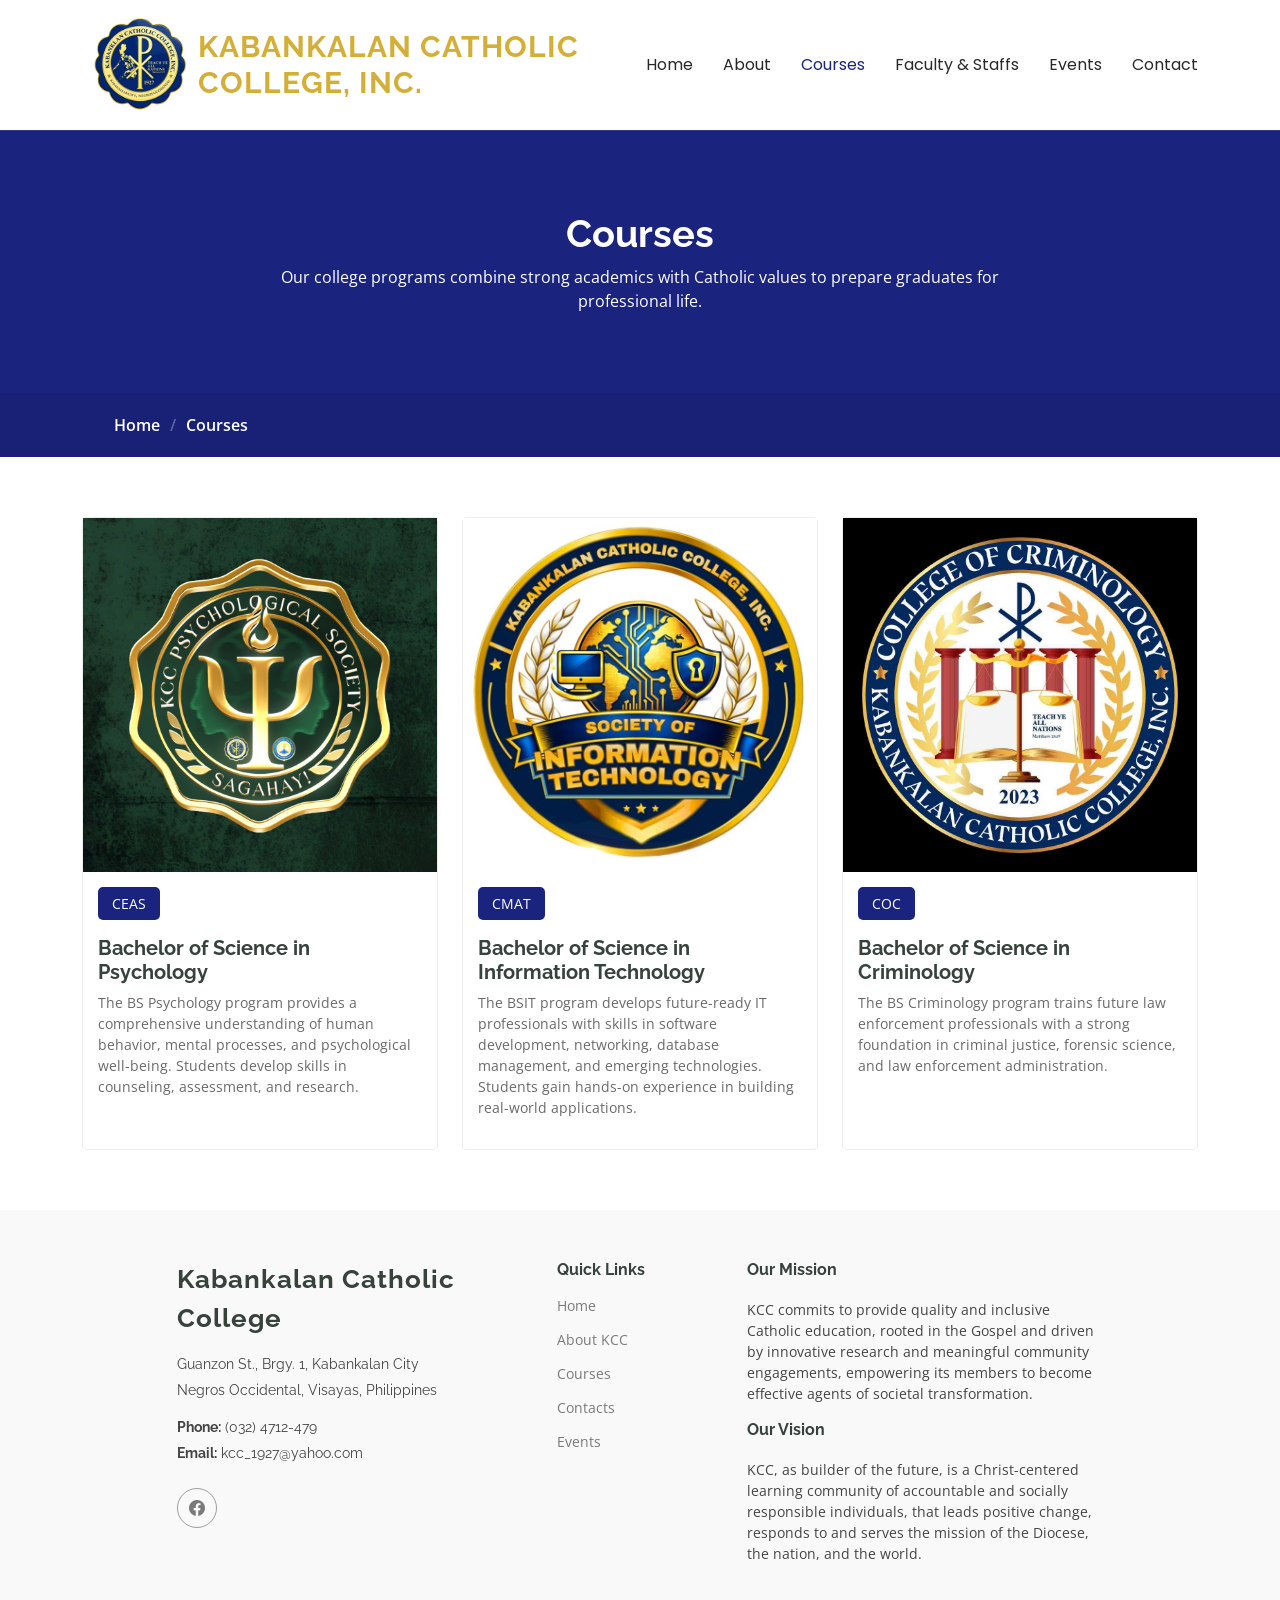
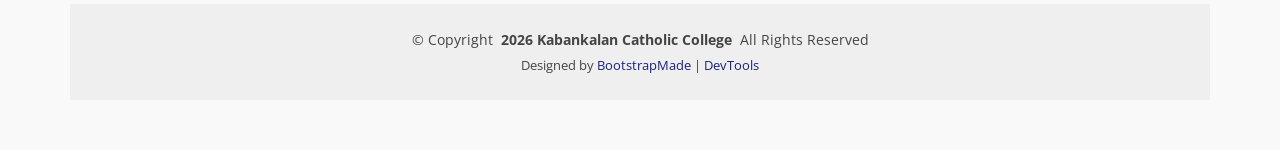
<file: courses.html>
<!DOCTYPE html>
<html lang="en">

<head>
  <meta charset="utf-8">
  <meta content="width=device-width, initial-scale=1.0" name="viewport">
  <title>Courses - Kabankalan Catholic College, Inc.</title>
  <meta name="description" content="">
  <meta name="keywords" content="">

  <!-- Favicons -->
  <link href="assets/img/KClogo.webp" rel="icon">
  <link href="assets/img/apple-touch-icon.png" rel="apple-touch-icon">

  <!-- Fonts -->
  <link href="https://fonts.googleapis.com" rel="preconnect">
  <link href="https://fonts.gstatic.com" rel="preconnect" crossorigin>
  <link
    href="https://fonts.googleapis.com/css2?family=Open+Sans:ital,wght@0,300;0,400;0,500;0,600;0,700;0,800;1,300;1,400;1,500;1,600;1,700;1,800&family=Poppins:ital,wght@0,100;0,200;0,300;0,400;0,500;0,600;0,700;0,800;0,900;1,100;1,200;1,300;1,400;1,500;1,600;1,700;1,800;1,900&family=Raleway:ital,wght@0,100;0,200;0,300;0,400;0,500;0,600;0,700;0,800;0,900;1,100;1,200;1,300;1,400;1,500;1,600;1,700;1,800;1,900&display=swap"
    rel="stylesheet">

  <!-- Vendor CSS Files -->
  <link href="assets/vendor/bootstrap/css/bootstrap.min.css" rel="stylesheet">
  <link href="assets/vendor/bootstrap-icons/bootstrap-icons.css" rel="stylesheet">
  <link href="assets/vendor/aos/aos.css" rel="stylesheet">
  <link href="assets/vendor/glightbox/css/glightbox.min.css" rel="stylesheet">
  <link href="assets/vendor/swiper/swiper-bundle.min.css" rel="stylesheet">

  <!-- Main CSS File -->
  <link href="assets/css/main.css" rel="stylesheet">

  <!-- =======================================================
  * Template Name: Mentor
  * Template URL: https://bootstrapmade.com/mentor-free-education-bootstrap-theme/
  * Updated: Jul 07 2025 with Bootstrap v5.3.7
  * Author: BootstrapMade.com
  * License: https://bootstrapmade.com/license/
  ======================================================== -->
</head>

<body class="courses-page">

  <header id="header" class="header d-flex align-items-center sticky-top">
    <div class="container-fluid container-xl position-relative d-flex align-items-center">

      <a href="index.html" class="logo d-flex align-items-center me-auto">
        <img
            src="assets/img/logomain.webp"
            alt="Kabankalan Catholic College Logo"
            class="ms-2"
            style="max-height: 100px; width: auto;"
          />
        <h1 class="sitename">Kabankalan Catholic<span class="sitename-sub">College, Inc.</span></h1>
      </a>

      <nav id="navmenu" class="navmenu">
        <ul>
          <li><a href="index.html">Home<br></a></li>
          <li><a href="about.html">About</a></li>
          <li><a href="courses.html" class="active">Courses</a></li>
          <li><a href="trainers.html">Faculty & Staffs</a></li>
          <li><a href="events.html">Events</a></li>
          <li><a href="contact.html">Contact</a></li>
        </ul>
        <i class="mobile-nav-toggle d-xl-none bi bi-list"></i>
      </nav>

    </div>
  </header>

  <main class="main">

    <!-- Page Title -->
    <div class="page-title" data-aos="fade">
      <div class="heading">
        <div class="container">
          <div class="row d-flex justify-content-center text-center">
            <div class="col-lg-8">
              <h1>Courses</h1>
              <p class="mb-0">Our college programs combine strong academics with Catholic values to prepare graduates for professional life.</p>
            </div>
          </div>
        </div>
      </div>
      <nav class="breadcrumbs">
        <div class="container">
          <ol>
            <li><a href="index.html">Home</a></li>
            <li class="current">Courses</li>
          </ol>
        </div>
      </nav>
    </div><!-- End Page Title -->

    <!-- Courses Section -->
    <section id="courses" class="courses section">

      <div class="container">

        <div class="row">

          <div class="col-lg-4 col-md-6 d-flex align-items-stretch" data-aos="zoom-in" data-aos-delay="100">
            <div class="course-item">
              <img src="assets/img/course/BSP.jpg" class="img-fluid" alt="...">
              <div class="course-content">
                <div class="d-flex justify-content-between align-items-center mb-3">
                  <p class="category">CEAS</p>
              
                </div>

                <h3><a href="course-details.html">Bachelor of Science in Psychology</a></h3>
                <p class="description">The BS Psychology program provides a comprehensive understanding of human behavior, mental processes, and psychological well-being. Students develop skills in counseling, assessment, and research.</p>
                
              </div>
            </div>
          </div> <!-- End Course Item-->

          <div class="col-lg-4 col-md-6 d-flex align-items-stretch mt-4 mt-md-0" data-aos="zoom-in"
            data-aos-delay="200">
            <div class="course-item">
              <img src="assets/img/course/BSIT.jpg" class="img-fluid" alt="...">
              <div class="course-content">
                <div class="d-flex justify-content-between align-items-center mb-3">
                  <p class="category">CMAT</p>
                
                </div>

                <h3><a href="course-bsit.html">Bachelor of Science in Information Technology</a></h3>
                <p class="description">The BSIT program develops future-ready IT professionals with skills in software development, networking, database management, and emerging technologies. Students gain hands-on experience in building real-world applications.</p>
                
              </div>
            </div>
          </div> <!-- End Course Item-->

          <div class="col-lg-4 col-md-6 d-flex align-items-stretch mt-4 mt-lg-0" data-aos="zoom-in"
            data-aos-delay="300">
            <div class="course-item">
              <img src="assets/img/course/COC.jpg" class="img-fluid" alt="...">
              <div class="course-content">
                <div class="d-flex justify-content-between align-items-center mb-3">
                  <p class="category">COC</p>
                  
                </div>

                <h3><a href="course-crim.html">Bachelor of Science in Criminology</a></h3>
                <p class="description">The BS Criminology program trains future law enforcement professionals with a strong foundation in criminal justice, forensic science, and law enforcement administration.</p>
                
              </div>
            </div>
          </div> <!-- End Course Item-->

        </div>

      </div>

    </section><!-- /Courses Section -->

  </main>

 <footer id="footer" class="footer position-relative light-background">
      <div class="container footer-top">
        <div class="row gy-4 justify-content-center">
          <div class="col-lg-4 col-md-6 footer-about">
            <a href="index.html" class="logo d-flex align-items-center">
              <span class="sitename">Kabankalan Catholic College</span>
            </a>
            <div class="footer-contact pt-3">
              <p>Guanzon St., Brgy. 1, Kabankalan City</p>
              <p>Negros Occidental, Visayas, Philippines</p>
              <p class="mt-3">
                <strong>Phone:</strong> <span>(032) 4712-479</span>
              </p>
              <p><strong>Email:</strong> <span>kcc_1927@yahoo.com</span></p>
            </div>
            <div class="social-links d-flex mt-4">
              <a href="https://www.facebook.com/KCCInc1927" target="_blank"
                ><i class="bi bi-facebook"></i
              ></a>
            </div>
          </div>

          <div class="col-lg-2 col-md-3 footer-links">
            <h4>Quick Links</h4>
            <ul>
              <li><a href="index.html">Home</a></li>
              <li><a href="about.html">About KCC</a></li>
              <li><a href="courses.html">Courses</a></li>
              <li><a href="contact.html">Contacts</a></li>
              <li><a href="events.html">Events</a></li>
            </ul>
          </div>

          <div class="col-lg-4 col-md-12 footer-newsletter">
            <h4>Our Mission</h4>
            <p>
              KCC commits to provide quality and inclusive Catholic education,
              rooted in the Gospel and driven by innovative research and
              meaningful community engagements, empowering its members to become
              effective agents of societal transformation.
            </p>

            <h4>Our Vision</h4>
            <p>
              KCC, as builder of the future, is a Christ-centered learning
              community of accountable and socially responsible individuals,
              that leads positive change, responds to and serves the mission of
              the Diocese, the nation, and the world.
            </p>
          </div>

          </div>

          
          
        </div>
      </div>

      <div class="container copyright text-center mt-4">
        <p>
          © <span>Copyright</span> <strong class="px-1 sitename">2026 Kabankalan Catholic College</strong>
          <span>All Rights Reserved</span>
        </p>
        <div class="credits">
          <!-- All the links in the footer should remain intact. -->
          <!-- You can delete the links only if you've purchased the pro version. -->
          <!-- Licensing information: https://bootstrapmade.com/license/ -->
          Designed by <a href="https://bootstrapmade.com/">BootstrapMade</a> |
          <a href="https://bootstrapmade.com/tools/">DevTools</a>
        </div>
      </div>
    </footer>

  <!-- Scroll Top -->
  <a href="#" id="scroll-top" class="scroll-top d-flex align-items-center justify-content-center"><i
      class="bi bi-arrow-up-short"></i></a>

  <!-- Preloader -->
  <div id="preloader"></div>

  <!-- Vendor JS Files -->
  <script src="assets/vendor/bootstrap/js/bootstrap.bundle.min.js"></script>
  <script src="assets/vendor/aos/aos.js"></script>
  <script src="assets/vendor/glightbox/js/glightbox.min.js"></script>
  <script src="assets/vendor/purecounter/purecounter_vanilla.js"></script>
  <script src="assets/vendor/swiper/swiper-bundle.min.js"></script>

  <!-- Main JS File -->
  <script src="assets/js/main.js"></script>

</body>

</html>
</file>
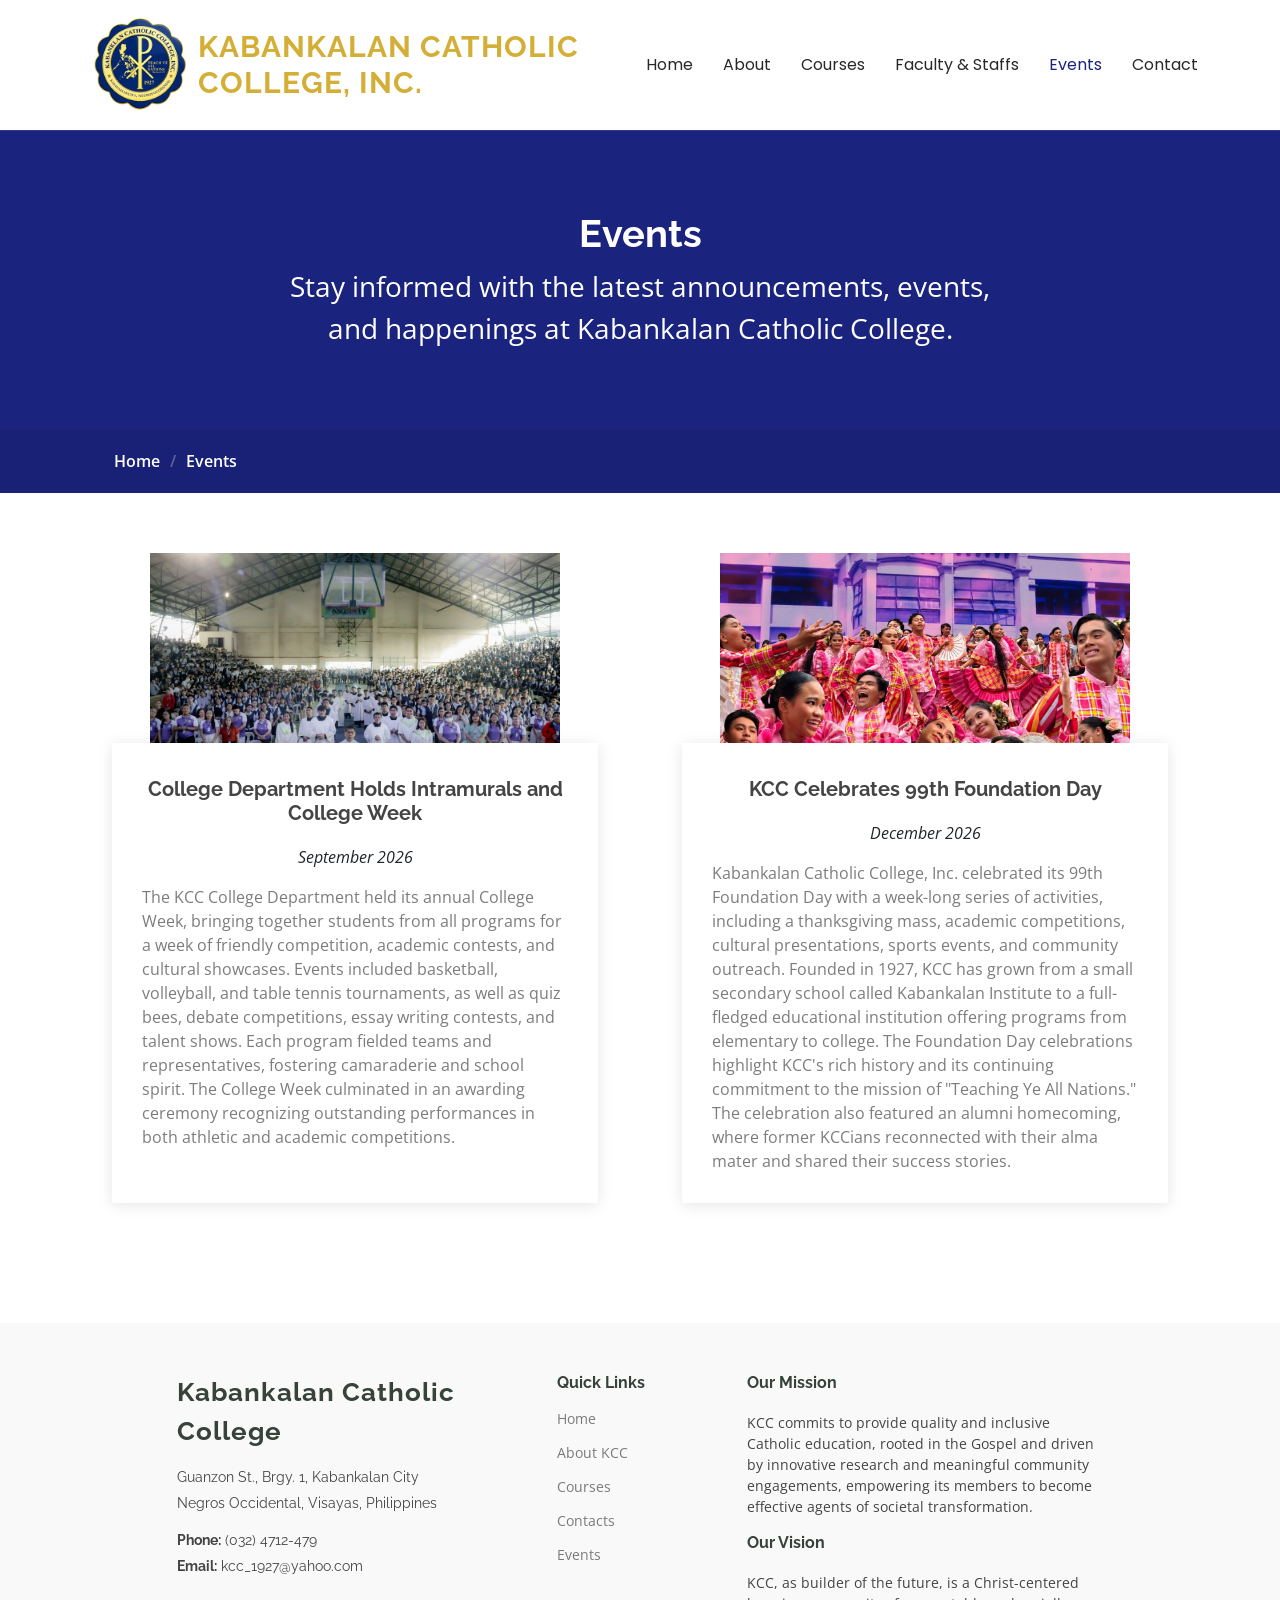
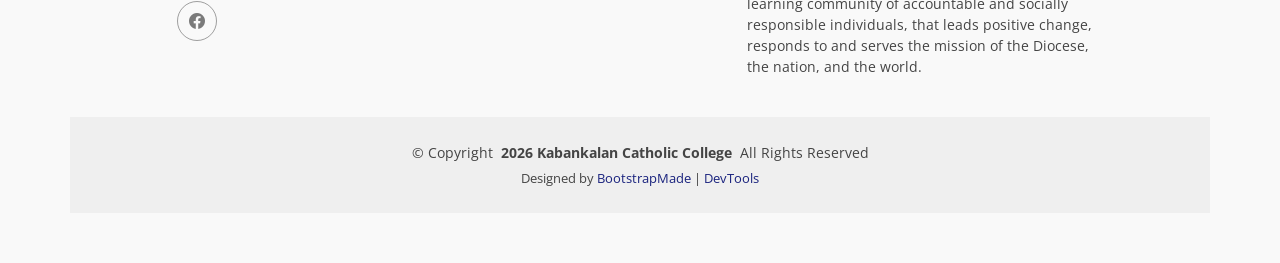
<file: events.html>
<!doctype html>
<html lang="en">
  <head>
    <meta charset="utf-8" />
    <meta content="width=device-width, initial-scale=1.0" name="viewport" />
    <title>Events - Kabankalan Catholic College, Inc.</title>
    <meta name="description" content="" />
    <meta name="keywords" content="" />

    <!-- Favicons -->
    <link href="assets/img/KClogo.webp" rel="icon" />
    <link href="assets/img/apple-touch-icon.png" rel="apple-touch-icon" />

    <!-- Fonts -->
    <link href="https://fonts.googleapis.com" rel="preconnect" />
    <link href="https://fonts.gstatic.com" rel="preconnect" crossorigin />
    <link
      href="https://fonts.googleapis.com/css2?family=Open+Sans:ital,wght@0,300;0,400;0,500;0,600;0,700;0,800;1,300;1,400;1,500;1,600;1,700;1,800&family=Poppins:ital,wght@0,100;0,200;0,300;0,400;0,500;0,600;0,700;0,800;0,900;1,100;1,200;1,300;1,400;1,500;1,600;1,700;1,800;1,900&family=Raleway:ital,wght@0,100;0,200;0,300;0,400;0,500;0,600;0,700;0,800;0,900;1,100;1,200;1,300;1,400;1,500;1,600;1,700;1,800;1,900&display=swap"
      rel="stylesheet"
    />

    <!-- Vendor CSS Files -->
    <link
      href="assets/vendor/bootstrap/css/bootstrap.min.css"
      rel="stylesheet"
    />
    <link
      href="assets/vendor/bootstrap-icons/bootstrap-icons.css"
      rel="stylesheet"
    />
    <link href="assets/vendor/aos/aos.css" rel="stylesheet" />
    <link
      href="assets/vendor/glightbox/css/glightbox.min.css"
      rel="stylesheet"
    />
    <link href="assets/vendor/swiper/swiper-bundle.min.css" rel="stylesheet" />

    <!-- Main CSS File -->
    <link href="assets/css/main.css" rel="stylesheet" />

    <!-- =======================================================
  * Template Name: Mentor
  * Template URL: https://bootstrapmade.com/mentor-free-education-bootstrap-theme/
  * Updated: Jul 07 2025 with Bootstrap v5.3.7
  * Author: BootstrapMade.com
  * License: https://bootstrapmade.com/license/
  ======================================================== -->
  </head>

  <body class="events-page">
    <header id="header" class="header d-flex align-items-center sticky-top">
      <div
        class="container-fluid container-xl position-relative d-flex align-items-center"
      >
        <a href="index.html" class="logo d-flex align-items-center me-auto">
          <img
            src="assets/img/logomain.webp"
            alt="Kabankalan Catholic College Logo"
            class="ms-2"
            style="max-height: 100px; width: auto;"
          />
          <h1 class="sitename">Kabankalan Catholic<span class="sitename-sub">College, Inc.</span></h1>
        </a>

        <nav id="navmenu" class="navmenu">
          <ul>
            <li>
              <a href="index.html">Home<br /></a>
            </li>
            <li><a href="about.html">About</a></li>
            <li><a href="courses.html">Courses</a></li>
            <li><a href="trainers.html">Faculty & Staffs</a></li>
            <li><a href="events.html" class="active">Events</a></li>
            <li><a href="contact.html">Contact</a></li>
          </ul>
          <i class="mobile-nav-toggle d-xl-none bi bi-list"></i>
        </nav>
      </div>
    </header>

    <main class="main">
      <!-- Page Title -->
      <div class="page-title" data-aos="fade">
        <div class="heading">
          <div class="container">
            <div class="row d-flex justify-content-center text-center">
              <div class="col-lg-8">
                <h1>Events</h1>
                <p class="mb-0 fs-3">
                  Stay informed with the latest announcements, events, and
                  happenings at Kabankalan Catholic College.
                </p>
              </div>
            </div>
          </div>
        </div>
        <nav class="breadcrumbs">
          <div class="container">
            <ol>
              <li><a href="index.html">Home</a></li>
              <li class="current">Events</li>
            </ol>
          </div>
        </nav>
      </div>
      <!-- End Page Title -->

      <!-- Events Section -->
      <section id="events" class="events section">
  <div class="container" data-aos="fade-up">
    <div class="row">
      <div class="col-md-6 d-flex align-items-stretch">
        <div class="card">
          <div class="card-img">
            <img
              src="assets/img/event/intrams.webp"
              class="w-75 mx-auto d-block"
              style="height: 250px; object-fit: cover;"
              alt="..."
            />
          </div>
          <div class="card-body">
            <h5 class="card-title">
              <a href="">College Department Holds Intramurals and College Week</a>
            </h5>
            <p class="fst-italic text-center">September 2026</p>
            <p class="card-text">
              The KCC College Department held its annual College Week, bringing
              together students from all programs for a week of friendly
              competition, academic contests, and cultural showcases. Events
              included basketball, volleyball, and table tennis tournaments, as
              well as quiz bees, debate competitions, essay writing contests,
              and talent shows. Each program fielded teams and representatives,
              fostering camaraderie and school spirit. The College Week
              culminated in an awarding ceremony recognizing outstanding
              performances in both athletic and academic competitions.
            </p>
          </div>
        </div>
      </div>

      <div class="col-md-6 d-flex align-items-stretch">
        <div class="card">
          <div class="card-img">
            <img
              src="assets/img/event/celeb.jpg"
              class="w-75 mx-auto d-block"
              style="height: 250px; object-fit: cover;"
              alt="..."
            />
          </div>
          <div class="card-body">
            <h5 class="card-title">
              <a href="">KCC Celebrates 99th Foundation Day</a>
            </h5>
            <p class="fst-italic text-center">December 2026</p>
            <p class="card-text">
              Kabankalan Catholic College, Inc. celebrated its 99th Foundation
              Day with a week-long series of activities, including a
              thanksgiving mass, academic competitions, cultural presentations,
              sports events, and community outreach. Founded in 1927, KCC has
              grown from a small secondary school called Kabankalan Institute to
              a full-fledged educational institution offering programs from
              elementary to college. The Foundation Day celebrations highlight
              KCC's rich history and its continuing commitment to the mission of
              "Teaching Ye All Nations." The celebration also featured an alumni
              homecoming, where former KCCians reconnected with their alma mater
              and shared their success stories.
            </p>
          </div>
        </div>
      </div>
    </div>
  </div>
</section>

      <!-- /Events Section -->
    </main>

   <footer id="footer" class="footer position-relative light-background">
      <div class="container footer-top">
        <div class="row gy-4 justify-content-center">
          <div class="col-lg-4 col-md-6 footer-about">
            <a href="index.html" class="logo d-flex align-items-center">
              <span class="sitename">Kabankalan Catholic College</span>
            </a>
            <div class="footer-contact pt-3">
              <p>Guanzon St., Brgy. 1, Kabankalan City</p>
              <p>Negros Occidental, Visayas, Philippines</p>
              <p class="mt-3">
                <strong>Phone:</strong> <span>(032) 4712-479</span>
              </p>
              <p><strong>Email:</strong> <span>kcc_1927@yahoo.com</span></p>
            </div>
            <div class="social-links d-flex mt-4">
              <a href="https://www.facebook.com/KCCInc1927" target="_blank"
                ><i class="bi bi-facebook"></i
              ></a>
            </div>
          </div>

          <div class="col-lg-2 col-md-3 footer-links">
            <h4>Quick Links</h4>
            <ul>
              <li><a href="index.html">Home</a></li>
              <li><a href="about.html">About KCC</a></li>
              <li><a href="courses.html">Courses</a></li>
              <li><a href="contact.html">Contacts</a></li>
              <li><a href="events.html">Events</a></li>
            </ul>
          </div>

          <div class="col-lg-4 col-md-12 footer-newsletter">
            <h4>Our Mission</h4>
            <p>
              KCC commits to provide quality and inclusive Catholic education,
              rooted in the Gospel and driven by innovative research and
              meaningful community engagements, empowering its members to become
              effective agents of societal transformation.
            </p>

            <h4>Our Vision</h4>
            <p>
              KCC, as builder of the future, is a Christ-centered learning
              community of accountable and socially responsible individuals,
              that leads positive change, responds to and serves the mission of
              the Diocese, the nation, and the world.
            </p>
          </div>

          </div>

          
          
        </div>
      </div>

      <div class="container copyright text-center mt-4">
        <p>
          © <span>Copyright</span> <strong class="px-1 sitename">2026 Kabankalan Catholic College</strong>
          <span>All Rights Reserved</span>
        </p>
        <div class="credits">
          <!-- All the links in the footer should remain intact. -->
          <!-- You can delete the links only if you've purchased the pro version. -->
          <!-- Licensing information: https://bootstrapmade.com/license/ -->
          Designed by <a href="https://bootstrapmade.com/">BootstrapMade</a> |
          <a href="https://bootstrapmade.com/tools/">DevTools</a>
        </div>
      </div>
    </footer>

    <!-- Scroll Top -->
    <a
      href="#"
      id="scroll-top"
      class="scroll-top d-flex align-items-center justify-content-center"
      ><i class="bi bi-arrow-up-short"></i
    ></a>

    <!-- Preloader -->
    <div id="preloader"></div>

    <!-- Vendor JS Files -->
    <script src="assets/vendor/bootstrap/js/bootstrap.bundle.min.js"></script>
    <script src="assets/vendor/aos/aos.js"></script>
    <script src="assets/vendor/glightbox/js/glightbox.min.js"></script>
    <script src="assets/vendor/purecounter/purecounter_vanilla.js"></script>
    <script src="assets/vendor/swiper/swiper-bundle.min.js"></script>

    <!-- Main JS File -->
    <script src="assets/js/main.js"></script>
  </body>
</html>
</file>
<file: assets/css/main.css>
/**
* Template Name: Mentor
* Template URL: https://bootstrapmade.com/mentor-free-education-bootstrap-theme/
* Updated: Jul 07 2025 with Bootstrap v5.3.7
* Author: BootstrapMade.com
* License: https://bootstrapmade.com/license/
*/

/*--------------------------------------------------------------
# Font & Color Variables
# Help: https://bootstrapmade.com/color-system/
--------------------------------------------------------------*/
/* Fonts */
:root {
  --default-font: "Open Sans",  system-ui, -apple-system, "Segoe UI", Roboto, "Helvetica Neue", Arial, "Noto Sans", "Liberation Sans", sans-serif, "Apple Color Emoji", "Segoe UI Emoji", "Segoe UI Symbol", "Noto Color Emoji";
  --heading-font: "Raleway",  sans-serif;
  --nav-font: "Poppins",  sans-serif;
}

/* Global Colors - The following color variables are used throughout the website. Updating them here will change the color scheme of the entire website */
:root { 
  --background-color: #ffffff; /* Background color for the entire website, including individual sections */
  --default-color: #444444; /* Default color used for the majority of the text content across the entire website */
  --heading-color: #37423b; /* Color for headings, subheadings and title throughout the website */
  --accent-color: #1a237e; /* Accent color that represents your brand on the website. It's used for buttons, links, and other elements that need to stand out */
  --surface-color: #ffffff; /* The surface color is used as a background of boxed elements within sections, such as cards, icon boxes, or other elements that require a visual separation from the global background. */
  --contrast-color: #ffffff; /* Contrast color for text, ensuring readability against backgrounds of accent, heading, or default colors. */
}

/* Nav Menu Colors - The following color variables are used specifically for the navigation menu. They are separate from the global colors to allow for more customization options */
:root {
  --nav-color: #272828;  /* The default color of the main navmenu links */
  --nav-hover-color: #1a237e; /* Applied to main navmenu links when they are hovered over or active */
  --nav-mobile-background-color: #ffffff; /* Used as the background color for mobile navigation menu */
  --nav-dropdown-background-color: #ffffff; /* Used as the background color for dropdown items that appear when hovering over primary navigation items */
  --nav-dropdown-color: #272828; /* Used for navigation links of the dropdown items in the navigation menu. */
  --nav-dropdown-hover-color: #1a237e; /* Similar to --nav-hover-color, this color is applied to dropdown navigation links when they are hovered over. */
}

/* Color Presets - These classes override global colors when applied to any section or element, providing reuse of the sam color scheme. */

.light-background {
  --background-color: #f9f9f9;
  --surface-color: #ffffff;
}

.dark-background {
  --background-color: #060606;
  --default-color: #ffffff;
  --heading-color: #ffffff;
  --surface-color: #252525;
  --contrast-color: #ffffff;
}

/* Smooth scroll */
:root {
  scroll-behavior: smooth;
}

/*--------------------------------------------------------------
# General Styling & Shared Classes
--------------------------------------------------------------*/
body {
  color: var(--default-color);
  background-color: var(--background-color);
  font-family: var(--default-font);
}

a {
  color: var(--accent-color);
  text-decoration: none;
  transition: 0.3s;
}

a:hover {
  color: color-mix(in srgb, var(--accent-color), transparent 25%);
  text-decoration: none;
}

h1,
h2,
h3,
h4,
h5,
h6 {
  color: var(--heading-color);
  font-family: var(--heading-font);
}

/* Email Form Messages
------------------------------*/
.email-form .error-message {
  display: none;
  background: #df1529;
  color: #ffffff;
  text-align: left;
  padding: 15px;
  margin-bottom: 24px;
  font-weight: 600;
}

.email-form .sent-message {
  display: none;
  color: #ffffff;
  background: #059652;
  text-align: center;
  padding: 15px;
  margin-bottom: 24px;
  font-weight: 600;
}

.email-form .loading {
  display: none;
  background: var(--surface-color);
  text-align: center;
  padding: 15px;
  margin-bottom: 24px;
}

.email-form .loading:before {
  content: "";
  display: inline-block;
  border-radius: 50%;
  width: 24px;
  height: 24px;
  margin: 0 10px -6px 0;
  border: 3px solid var(--accent-color);
  border-top-color: var(--surface-color);
  animation: email-form-loading 1s linear infinite;
}

@keyframes email-form-loading {
  0% {
    transform: rotate(0deg);
  }

  100% {
    transform: rotate(360deg);
  }
}

/* Pulsating Play Button
------------------------------*/
.pulsating-play-btn {
  width: 94px;
  height: 94px;
  background: radial-gradient(var(--accent-color) 50%, color-mix(in srgb, var(--accent-color), transparent 75%) 52%);
  border-radius: 50%;
  display: block;
  position: relative;
  overflow: hidden;
}

.pulsating-play-btn:before {
  content: "";
  position: absolute;
  width: 120px;
  height: 120px;
  animation-delay: 0s;
  animation: pulsate-play-btn 2s;
  animation-direction: forwards;
  animation-iteration-count: infinite;
  animation-timing-function: steps;
  opacity: 1;
  border-radius: 50%;
  border: 5px solid color-mix(in srgb, var(--accent-color), transparent 30%);
  top: -15%;
  left: -15%;
  background: rgba(198, 16, 0, 0);
}

.pulsating-play-btn:after {
  content: "";
  position: absolute;
  left: 50%;
  top: 50%;
  transform: translateX(-40%) translateY(-50%);
  width: 0;
  height: 0;
  border-top: 10px solid transparent;
  border-bottom: 10px solid transparent;
  border-left: 15px solid #fff;
  z-index: 100;
  transition: all 400ms cubic-bezier(0.55, 0.055, 0.675, 0.19);
}

.pulsating-play-btn:hover:before {
  content: "";
  position: absolute;
  left: 50%;
  top: 50%;
  transform: translateX(-40%) translateY(-50%);
  width: 0;
  height: 0;
  border: none;
  border-top: 10px solid transparent;
  border-bottom: 10px solid transparent;
  border-left: 15px solid #fff;
  z-index: 200;
  animation: none;
  border-radius: 0;
}

.pulsating-play-btn:hover:after {
  border-left: 15px solid var(--accent-color);
  transform: scale(20);
}

@keyframes pulsate-play-btn {
  0% {
    transform: scale(0.6, 0.6);
    opacity: 1;
  }

  100% {
    transform: scale(1, 1);
    opacity: 0;
  }
}

/*--------------------------------------------------------------
# Global Header
--------------------------------------------------------------*/
.header {
  color: var(--default-color);
  background-color: var(--background-color);
  padding: 15px 0;
  transition: all 0.5s;
  z-index: 997;
}

.header .logo {
  line-height: 1;
}

.header .logo img {
  max-height: 36px;
  margin-right: 8px;
}

.header .logo h1 {
  font-weight: 700;
  font-size: 30px;
  line-height: 1.2;
  margin: 0;
  letter-spacing: 1px;
  text-transform: uppercase;
  color: #D4AF37;
}

.header .logo h1 .sitename-sub {
  display: block;
}

.header .btn-getstarted,
.header .btn-getstarted:focus {
  color: var(--contrast-color);
  background: var(--accent-color);
  font-size: 14px;
  padding: 8px 25px;
  margin: 0 0 0 30px;
  border-radius: 50px;
  transition: 0.3s;
}

.header .btn-getstarted:hover,
.header .btn-getstarted:focus:hover {
  color: var(--contrast-color);
  background: color-mix(in srgb, var(--accent-color), transparent 15%);
}

@media (max-width: 1200px) {
  .header .logo {
    order: 1;
  }

  .header .btn-getstarted {
    order: 2;
    margin: 0 15px 0 0;
    padding: 6px 15px;
  }

  .header .navmenu {
    order: 3;
  }
}

.scrolled .header {
  box-shadow: 0px 0 18px rgba(0, 0, 0, 0.1);
}

/*--------------------------------------------------------------
# Navigation Menu
--------------------------------------------------------------*/
/* Navmenu - Desktop */
@media (min-width: 1200px) {
  .navmenu {
    padding: 0;
  }

  .navmenu ul {
    margin: 0;
    padding: 0;
    display: flex;
    list-style: none;
    align-items: center;
  }

  .navmenu li {
    position: relative;
  }

  .navmenu a,
  .navmenu a:focus {
    color: var(--nav-color);
    padding: 18px 15px;
    font-size: 16px;
    font-family: var(--nav-font);
    font-weight: 400;
    display: flex;
    align-items: center;
    justify-content: space-between;
    white-space: nowrap;
    transition: 0.3s;
  }

  .navmenu a i,
  .navmenu a:focus i {
    font-size: 12px;
    line-height: 0;
    margin-left: 5px;
    transition: 0.3s;
  }

  .navmenu li:last-child a {
    padding-right: 0;
  }

  .navmenu li:hover>a,
  .navmenu .active,
  .navmenu .active:focus {
    color: var(--nav-hover-color);
  }

  .navmenu .dropdown ul {
    margin: 0;
    padding: 10px 0;
    background: var(--nav-dropdown-background-color);
    display: block;
    position: absolute;
    visibility: hidden;
    left: 14px;
    top: 130%;
    opacity: 0;
    transition: 0.3s;
    border-radius: 4px;
    z-index: 99;
    box-shadow: 0px 0px 30px rgba(0, 0, 0, 0.1);
  }

  .navmenu .dropdown ul li {
    min-width: 200px;
  }

  .navmenu .dropdown ul a {
    padding: 10px 20px;
    font-size: 15px;
    text-transform: none;
    color: var(--nav-dropdown-color);
  }

  .navmenu .dropdown ul a i {
    font-size: 12px;
  }

  .navmenu .dropdown ul a:hover,
  .navmenu .dropdown ul .active:hover,
  .navmenu .dropdown ul li:hover>a {
    color: var(--nav-dropdown-hover-color);
  }

  .navmenu .dropdown:hover>ul {
    opacity: 1;
    top: 100%;
    visibility: visible;
  }

  .navmenu .dropdown .dropdown ul {
    top: 0;
    left: -90%;
    visibility: hidden;
  }

  .navmenu .dropdown .dropdown:hover>ul {
    opacity: 1;
    top: 0;
    left: -100%;
    visibility: visible;
  }
}

/* Navmenu - Mobile */
@media (max-width: 1199px) {
  .mobile-nav-toggle {
    color: var(--nav-color);
    font-size: 28px;
    line-height: 0;
    margin-right: 10px;
    cursor: pointer;
    transition: color 0.3s;
  }

  .navmenu {
    padding: 0;
    z-index: 9997;
  }

  .navmenu ul {
    display: none;
    list-style: none;
    position: absolute;
    inset: 60px 20px 20px 20px;
    padding: 10px 0;
    margin: 0;
    border-radius: 6px;
    background-color: var(--nav-mobile-background-color);
    border: 1px solid color-mix(in srgb, var(--default-color), transparent 90%);
    box-shadow: none;
    overflow-y: auto;
    transition: 0.3s;
    z-index: 9998;
  }

  .navmenu a,
  .navmenu a:focus {
    color: var(--nav-dropdown-color);
    padding: 10px 20px;
    font-family: var(--nav-font);
    font-size: 17px;
    font-weight: 500;
    display: flex;
    align-items: center;
    justify-content: space-between;
    white-space: nowrap;
    transition: 0.3s;
  }

  .navmenu a i,
  .navmenu a:focus i {
    font-size: 12px;
    line-height: 0;
    margin-left: 5px;
    width: 30px;
    height: 30px;
    display: flex;
    align-items: center;
    justify-content: center;
    border-radius: 50%;
    transition: 0.3s;
    background-color: color-mix(in srgb, var(--accent-color), transparent 90%);
  }

  .navmenu a i:hover,
  .navmenu a:focus i:hover {
    background-color: var(--accent-color);
    color: var(--contrast-color);
  }

  .navmenu a:hover,
  .navmenu .active,
  .navmenu .active:focus {
    color: var(--nav-dropdown-hover-color);
  }

  .navmenu .active i,
  .navmenu .active:focus i {
    background-color: var(--accent-color);
    color: var(--contrast-color);
    transform: rotate(180deg);
  }

  .navmenu .dropdown ul {
    position: static;
    display: none;
    z-index: 99;
    padding: 10px 0;
    margin: 10px 20px;
    background-color: var(--nav-dropdown-background-color);
    transition: all 0.5s ease-in-out;
  }

  .navmenu .dropdown ul ul {
    background-color: rgba(33, 37, 41, 0.1);
  }

  .navmenu .dropdown>.dropdown-active {
    display: block;
    background-color: rgba(33, 37, 41, 0.03);
  }

  .mobile-nav-active {
    overflow: hidden;
  }

  .mobile-nav-active .mobile-nav-toggle {
    color: #fff;
    position: absolute;
    font-size: 32px;
    top: 15px;
    right: 15px;
    margin-right: 0;
    z-index: 9999;
  }

  .mobile-nav-active .navmenu {
    position: fixed;
    overflow: hidden;
    inset: 0;
    background: rgba(33, 37, 41, 0.8);
    transition: 0.3s;
  }

  .mobile-nav-active .navmenu>ul {
    display: block;
  }
}

/*--------------------------------------------------------------
# Global Footer
--------------------------------------------------------------*/
.footer {
  color: var(--default-color);
  background-color: var(--background-color);
  font-size: 14px;
  padding-bottom: 50px;
  position: relative;
}

.footer .footer-top {
  padding-top: 50px;
}

.footer .footer-about .logo {
  margin-bottom: 0;
}

.footer .footer-about .logo img {
  max-height: 40px;
  margin-right: 6px;
}

.footer .footer-about .logo span {
  font-size: 26px;
  font-weight: 700;
  letter-spacing: 1px;
  font-family: var(--heading-font);
  color: var(--heading-color);
}

.footer .footer-about p {
  font-size: 14px;
  font-family: var(--heading-font);
}

.footer .social-links a {
  display: flex;
  align-items: center;
  justify-content: center;
  width: 40px;
  height: 40px;
  border-radius: 50%;
  border: 1px solid color-mix(in srgb, var(--default-color), transparent 50%);
  font-size: 16px;
  color: color-mix(in srgb, var(--default-color), transparent 30%);
  margin-right: 10px;
  transition: 0.3s;
}

.footer .social-links a:hover {
  color: var(--accent-color);
  border-color: var(--accent-color);
}

.footer h4 {
  font-size: 16px;
  font-weight: bold;
  position: relative;
  padding-bottom: 12px;
}

.footer .footer-links {
  margin-bottom: 30px;
}

.footer .footer-links ul {
  list-style: none;
  padding: 0;
  margin: 0;
}

.footer .footer-links ul i {
  padding-right: 2px;
  font-size: 12px;
  line-height: 0;
}

.footer .footer-links ul li {
  padding: 10px 0;
  display: flex;
  align-items: center;
}

.footer .footer-links ul li:first-child {
  padding-top: 0;
}

.footer .footer-links ul a {
  color: color-mix(in srgb, var(--default-color), transparent 30%);
  display: inline-block;
  line-height: 1;
}

.footer .footer-links ul a:hover {
  color: var(--accent-color);
}

.footer .footer-contact p {
  margin-bottom: 5px;
}

.footer .footer-newsletter .newsletter-form {
  margin-top: 30px;
  margin-bottom: 15px;
  padding: 6px 8px;
  position: relative;
  border-radius: 50px;
  border: 1px solid color-mix(in srgb, var(--default-color), transparent 80%);
  display: flex;
  background-color: var(--surface-color);
  transition: 0.3s;
}

.footer .footer-newsletter .newsletter-form:focus-within {
  border-color: var(--accent-color);
}

.footer .footer-newsletter .newsletter-form input[type=email] {
  border: 0;
  padding: 4px 8px;
  width: 100%;
  background-color: var(--surface-color);
  color: var(--default-color);
}

.footer .footer-newsletter .newsletter-form input[type=email]:focus-visible {
  outline: none;
}

.footer .footer-newsletter .newsletter-form input[type=submit] {
  border: 0;
  font-size: 16px;
  padding: 0 20px 2px 20px;
  margin: -7px -8px -7px 0;
  background: var(--accent-color);
  color: var(--contrast-color);
  transition: 0.3s;
  border-radius: 50px;
}

.footer .footer-newsletter .newsletter-form input[type=submit]:hover {
  background: color-mix(in srgb, var(--accent-color), transparent 20%);
}

.footer .copyright {
  padding-top: 25px;
  padding-bottom: 25px;
  background-color: color-mix(in srgb, var(--default-color), transparent 95%);
}

.footer .copyright p {
  margin-bottom: 0;
}

.footer .credits {
  margin-top: 6px;
  font-size: 13px;
}

/*--------------------------------------------------------------
# Preloader
--------------------------------------------------------------*/
#preloader {
  position: fixed;
  inset: 0;
  z-index: 999999;
  overflow: hidden;
  background: var(--background-color);
  transition: all 0.6s ease-out;
}

#preloader:before {
  content: "";
  position: fixed;
  top: calc(50% - 30px);
  left: calc(50% - 30px);
  border: 6px solid #ffffff;
  border-color: var(--accent-color) transparent var(--accent-color) transparent;
  border-radius: 50%;
  width: 60px;
  height: 60px;
  animation: animate-preloader 1.5s linear infinite;
}

@keyframes animate-preloader {
  0% {
    transform: rotate(0deg);
  }

  100% {
    transform: rotate(360deg);
  }
}

/*--------------------------------------------------------------
# Scroll Top Button
--------------------------------------------------------------*/
.scroll-top {
  position: fixed;
  visibility: hidden;
  opacity: 0;
  right: 15px;
  bottom: -15px;
  z-index: 99999;
  background-color: var(--accent-color);
  width: 44px;
  height: 44px;
  border-radius: 50px;
  transition: all 0.4s;
}

.scroll-top i {
  font-size: 24px;
  color: var(--contrast-color);
  line-height: 0;
}

.scroll-top:hover {
  background-color: color-mix(in srgb, var(--accent-color), transparent 20%);
  color: var(--contrast-color);
}

.scroll-top.active {
  visibility: visible;
  opacity: 1;
  bottom: 15px;
}

/*--------------------------------------------------------------
# Disable aos animation delay on mobile devices
--------------------------------------------------------------*/
@media screen and (max-width: 768px) {
  [data-aos-delay] {
    transition-delay: 0 !important;
  }
}

/*--------------------------------------------------------------
# Global Page Titles & Breadcrumbs
--------------------------------------------------------------*/
.page-title {
  --default-color: var(--contrast-color);
  --background-color: var(--accent-color);
  --heading-color: var(--contrast-color);
  color: var(--default-color);
  background-color: var(--background-color);
  position: relative;
}

.page-title .heading {
  padding: 80px 0;
  border-top: 1px solid color-mix(in srgb, var(--default-color), transparent 90%);
}

.page-title .heading h1 {
  font-size: 38px;
  font-weight: 700;
}

.page-title nav {
  background-color: color-mix(in srgb, var(--accent-color) 90%, black 5%);
  padding: 20px 0;
}

.page-title nav a {
  color: var(--default-color);
}

.page-title nav ol {
  display: flex;
  flex-wrap: wrap;
  list-style: none;
  margin: 0;
  font-size: 16px;
  font-weight: 600;
}

.page-title nav ol li+li {
  padding-left: 10px;
}

.page-title nav ol li+li::before {
  content: "/";
  display: inline-block;
  padding-right: 10px;
  color: color-mix(in srgb, var(--default-color), transparent 70%);
}

/*--------------------------------------------------------------
# Global Sections
--------------------------------------------------------------*/
section,
.section {
  color: var(--default-color);
  background-color: var(--background-color);
  padding: 60px 0;
  scroll-margin-top: 900px;
  overflow: clip;
}

@media (max-width: 1199px) {

  section,
  .section {
    scroll-margin-top: 66px;
  }
}

/*--------------------------------------------------------------
# Global Section Titles
--------------------------------------------------------------*/
.section-title {
  padding-bottom: 60px;
  position: relative;
}

.section-title h2 {
  font-size: 14px;
  font-weight: 500;
  padding: 0;
  line-height: 1px;
  margin: 0;
  letter-spacing: 1.5px;
  text-transform: uppercase;
  color: color-mix(in srgb, var(--default-color), transparent 50%);
  position: relative;
}

.section-title h2::after {
  content: "";
  width: 120px;
  height: 1px;
  display: inline-block;
  background: var(--accent-color);
  margin: 4px 10px;
}

.section-title p {
  color: var(--heading-color);
  margin: 0;
  font-size: 36px;
  font-weight: 700;
  font-family: var(--nav-font);
  text-transform: uppercase;
}

/*--------------------------------------------------------------
# Hero Section
--------------------------------------------------------------*/
.hero {
  width: 100%;
  min-height: 80vh;
  position: relative;
  padding: 80px 0;
  display: flex;
  align-items: center;
  justify-content: center;
  color: var(--default-color);
}

.hero img {
  position: absolute;
  inset: 0;
  display: block;
  width: 100%;
  height: 100%;
  object-fit: cover;
  z-index: 1;
}

.hero:before {
  content: "";
  background: color-mix(in srgb, var(--background-color), transparent 60%);
  position: absolute;
  inset: 0;
  z-index: 2;
}

.hero .container {
  position: relative;
  z-index: 3;
}

.hero h2 {
  margin: 0;
  font-size: 48px;
  font-weight: 700;
}

.hero p {
  color: color-mix(in srgb, var(--default-color), transparent 20%);
  margin: 10px 0 0 0;
  font-size: 24px;
}

.hero .btn-get-started {
  font-weight: 500;
  font-size: 15px;
  letter-spacing: 1px;
  display: inline-block;
  padding: 8px 35px 10px 35px;
  border-radius: 50px;
  transition: 0.4s;
  margin-top: 30px;
  border: 2px solid var(--default-color);
  color: var(--default-color);
}

.hero .btn-get-started:hover {
  background: var(--accent-color);
  border: 2px solid var(--accent-color);
}

@media (max-width: 768px) {
  .hero h2 {
    font-size: 32px;
  }

  .hero p {
    font-size: 18px;
  }
}

/*--------------------------------------------------------------
# About Section
--------------------------------------------------------------*/
.about .content h3 {
  font-size: 2rem;
  font-weight: 700;
}

.about .content ul {
  list-style: none;
  padding: 0;
}

.about .content ul li {
  padding-bottom: 10px;
}

.about .content ul i {
  font-size: 1.25rem;
  margin-right: 4px;
  color: var(--accent-color);
}

.about .content p:last-child {
  margin-bottom: 0;
}

.about .content .read-more {
  background: var(--accent-color);
  color: var(--contrast-color);
  font-family: var(--heading-font);
  font-weight: 500;
  font-size: 15px;
  letter-spacing: 1px;
  padding: 10px 24px 12px 24px;
  border-radius: 50px;
  transition: 0.3s;
  display: inline-flex;
  align-items: center;
  justify-content: center;
}

.about .content .read-more i {
  font-size: 18px;
  margin-left: 5px;
  line-height: 0;
  transition: 0.3s;
}

.about .content .read-more:hover {
  background: color-mix(in srgb, var(--accent-color), transparent 20%);
  padding-right: 19px;
}

.about .content .read-more:hover i {
  margin-left: 10px;
}

/*--------------------------------------------------------------
# Counts Section
--------------------------------------------------------------*/
.counts {
  padding: 25px 0;
}

.counts .stats-item {
  padding: 30px;
  width: 100%;
}

.counts .stats-item span {
  font-size: 48px;
  display: block;
  color: var(--accent-color);
  font-weight: 700;
}

.counts .stats-item p {
  color: color-mix(in srgb, var(--default-color), transparent 40%);
  padding: 0;
  margin: 0;
  font-family: var(--heading-font);
  font-size: 15px;
  font-weight: 600;
}

/*--------------------------------------------------------------
# Why Us Section
--------------------------------------------------------------*/
.why-us .why-box {
  color: var(--contrast-color);
  background: var(--accent-color);
  padding: 30px;
}

.why-us .why-box h3 {
  color: var(--contrast-color);
  font-weight: 700;
  font-size: 34px;
  margin-bottom: 30px;
}

.why-us .why-box p {
  margin-bottom: 30px;
}

.why-us .why-box .more-btn {
  display: inline-block;
  background: color-mix(in srgb, var(--contrast-color), transparent 85%);
  padding: 8px 40px 10px 40px;
  color: var(--contrast-color);
  transition: all ease-in-out 0.4s;
  border-radius: 50px;
}

.why-us .why-box .more-btn i {
  font-size: 14px;
}

.why-us .why-box .more-btn:hover {
  color: var(--accent-color);
  background: var(--surface-color);
}

.why-us .icon-box {
  background-color: var(--surface-color);
  text-align: center;
  padding: 40px 30px;
  width: 100%;
  height: 100%;
  border: 1px solid color-mix(in srgb, var(--default-color), transparent 90%);
}

.why-us .icon-box i {
  color: var(--accent-color);
  font-size: 32px;
  margin-bottom: 30px;
  background: color-mix(in srgb, var(--accent-color), transparent 95%);
  border-radius: 50px;
  display: flex;
  align-items: center;
  justify-content: center;
  width: 72px;
  height: 72px;
  transition: 0.3s;
}

.why-us .icon-box h4 {
  font-size: 20px;
  font-weight: 700;
  margin: 0 0 30px 0;
}

.why-us .icon-box p {
  font-size: 15px;
  color: color-mix(in srgb, var(--default-color), transparent 30%);
}

.why-us .icon-box:hover i {
  color: var(--contrast-color);
  background: var(--accent-color);
}

/*--------------------------------------------------------------
# Features Section
--------------------------------------------------------------*/
.features {
  padding: 10px 0;
}

.features .features-item {
  background-color: var(--surface-color);
  display: flex;
  align-items: center;
  padding: 20px;
  transition: 0.3s;
  position: relative;
}

.features .features-item i {
  font-size: 32px;
  padding-right: 10px;
  line-height: 0;
}

.features .features-item h3 {
  font-weight: 700;
  margin: 0;
  padding: 0;
  line-height: 1;
  font-size: 16px;
}

.features .features-item h3 a {
  color: var(--heading-color);
  transition: 0.3s;
}

.features .features-item:hover {
  border-color: var(--accent-color);
}

.features .features-item:hover h3 a {
  color: var(--accent-color);
}

/*--------------------------------------------------------------
# Courses Section
--------------------------------------------------------------*/
.courses .course-item {
  background-color: var(--surface-color);
  border: 1px solid color-mix(in srgb, var(--default-color), transparent 90%);
  border-radius: 5px;
}

.courses .course-content {
  padding: 15px;
}

.courses .course-content h3 {
  font-weight: 700;
  font-size: 20px;
}

.courses .course-content h3 a {
  color: var(--heading-color);
  transition: 0.3s;
}

.courses .course-content h3 a:hover {
  color: var(--accent-color);
}

.courses .course-content .category {
  background: var(--accent-color);
  color: var(--contrast-color);
  font-size: 14px;
  padding: 6px 14px;
  margin: 0;
  border-radius: 5px;
}

.courses .course-content .price {
  margin: 0;
  font-weight: 700;
  font-size: 18px;
  color: color-mix(in srgb, var(--default-color), transparent 20%);
}

.courses .course-content .description {
  font-size: 14px;
  color: color-mix(in srgb, var(--default-color), transparent 20%);
}

.courses .trainer {
  padding-top: 15px;
  border-top: 1px solid color-mix(in srgb, var(--default-color), transparent 90%);
}

.courses .trainer .trainer-profile img {
  max-width: 50px;
  border-radius: 50px;
}

.courses .trainer .trainer-profile .trainer-link {
  padding-left: 10px;
  font-weight: 600;
  font-size: 16px;
  color: color-mix(in srgb, var(--default-color), transparent 20%);
  transition: 0.3s;
}

.courses .trainer .trainer-profile .trainer-link:hover {
  color: var(--accent-color);
}

.courses .trainer .trainer-rank {
  font-size: 18px;
  color: color-mix(in srgb, var(--default-color), transparent 60%);
}

.courses .trainer .trainer-rank .user-icon {
  font-size: 22px;
}

/*--------------------------------------------------------------
# Trainers Index Section
--------------------------------------------------------------*/
.trainers-index .member {
  background-color: var(--surface-color);
  border: 1px solid color-mix(in srgb, var(--default-color), transparent 90%);
  text-align: center;
  margin-bottom: 20px;
}

.trainers-index .member img {
  margin: -1px -1px 30px -1px;
}

.trainers-index .member .member-content {
  padding: 0 20px 30px 20px;
}

.trainers-index .member h4 {
  font-weight: 700;
  margin-bottom: 2px;
  font-size: 18px;
}

.trainers-index .member span {
  font-style: italic;
  display: block;
  font-size: 13px;
  color: color-mix(in srgb, var(--default-color), transparent 20%);
}

.trainers-index .member p {
  padding-top: 10px;
  font-size: 14px;
  font-style: italic;
  color: color-mix(in srgb, var(--default-color), transparent 40%);
}

.trainers-index .member .social {
  margin-top: 15px;
}

.trainers-index .member .social a {
  color: color-mix(in srgb, var(--default-color), transparent 60%);
  transition: 0.3s;
}

.trainers-index .member .social a:hover {
  color: var(--accent-color);
}

.trainers-index .member .social i {
  font-size: 18px;
  margin: 0 2px;
}

/*--------------------------------------------------------------
# About Us Section
--------------------------------------------------------------*/
.about-us .content h3 {
  font-size: 2rem;
  font-weight: 700;
}

.about-us .content ul {
  list-style: none;
  padding: 0;
}

.about-us .content ul li {
  padding-bottom: 10px;
}

.about-us .content ul i {
  font-size: 1.25rem;
  margin-right: 4px;
  color: var(--accent-color);
}

.about-us .content p:last-child {
  margin-bottom: 0;
}

/*--------------------------------------------------------------
# Testimonials Section
--------------------------------------------------------------*/
.testimonials .testimonial-wrap {
  padding-left: 50px;
}

.testimonials .testimonials-carousel,
.testimonials .testimonials-slider {
  overflow: hidden;
}

.testimonials .testimonial-item {
  background-color: var(--accent-color);
  border: 1px solid color-mix(in srgb, var(--default-color), transparent 90%);
  box-sizing: content-box;
  padding: 30px 30px 30px 60px;
  margin: 30px 15px;
  min-height: 200px;
  position: relative;
}

.testimonials .testimonial-item .testimonial-img {
  width: 90px;
  border-radius: 10px;
  border: 6px solid var(--background-color);
  position: absolute;
  left: -45px;
}

.testimonials .testimonial-item h3 {
  font-size: 18px;
  font-weight: bold;
  margin: 10px 0 5px 0;
  color: color-mix(in srgb, var(--background-color), transparent 10%);
}

.testimonials .testimonial-item h4 {
  color: color-mix(in srgb, var(--background-color), transparent 10%);
  font-size: 14px;
  margin: 0;
}

.testimonials .testimonial-item .stars {
  margin: 10px 0;
}

.testimonials .testimonial-item .stars i {
  color: #ffc107;
  margin: 0 1px;
}

.testimonials .testimonial-item .quote-icon-left,
.testimonials .testimonial-item .quote-icon-right {
  color: color-mix(in srgb, var(--accent-color), transparent 60%);
  font-size: 26px;
  line-height: 0;
}

.testimonials .testimonial-item .quote-icon-left {
  display: inline-block;
  left: -5px;
  position: relative;
}

.testimonials .testimonial-item .quote-icon-right {
  display: inline-block;
  right: -5px;
  position: relative;
  top: 10px;
  transform: scale(-1, -1);
}

.testimonials .testimonial-item p {
  font-style: italic;
  margin: 15px auto 15px auto;
  color: color-mix(in srgb, var(--background-color), transparent 10%);
}

.testimonials .swiper-wrapper {
  height: auto;
}

.testimonials .swiper-pagination {
  margin-top: 20px;
  position: relative;
}

.testimonials .swiper-pagination .swiper-pagination-bullet {
  width: 12px;
  height: 12px;
  background-color: var(--background-color);
  opacity: 1;
  border: 1px solid var(--accent-color);
}

.testimonials .swiper-pagination .swiper-pagination-bullet-active {
  background-color: var(--accent-color);
}

@media (max-width: 767px) {
  .testimonials .testimonial-wrap {
    padding-left: 0;
  }

  .testimonials .testimonials-carousel,
  .testimonials .testimonials-slider {
    overflow: hidden;
  }

  .testimonials .testimonial-item {
    padding: 30px;
    margin: 15px;
  }

  .testimonials .testimonial-item .testimonial-img {
    position: static;
    left: auto;
  }
}

/*--------------------------------------------------------------
# Course Details Section
--------------------------------------------------------------*/
.course-details .course-header {
  margin-bottom: 40px;
}

.course-details .course-header .course-image {
  margin-bottom: 20px;
  border-radius: 12px;
  overflow: hidden;
}

.course-details .course-header .course-image img {
  width: 100%;
  height: 400px;
  object-fit: cover;
}

.course-details .course-header .course-meta {
  display: flex;
  justify-content: space-between;
  align-items: center;
  flex-wrap: wrap;
  gap: 20px;
}

@media (max-width: 768px) {
  .course-details .course-header .course-meta {
    flex-direction: column;
    align-items: flex-start;
  }
}

.course-details .course-header .instructor {
  display: flex;
  align-items: center;
  gap: 15px;
}

.course-details .course-header .instructor .instructor-avatar {
  width: 60px;
  height: 60px;
  border-radius: 50%;
  object-fit: cover;
}

.course-details .course-header .instructor .instructor-info h6 {
  margin: 0;
  font-size: 16px;
  font-weight: 600;
  color: var(--heading-color);
}

.course-details .course-header .instructor .instructor-info span {
  font-size: 14px;
  color: color-mix(in srgb, var(--default-color), transparent 30%);
}

.course-details .course-header .course-stats {
  display: flex;
  gap: 25px;
}

@media (max-width: 576px) {
  .course-details .course-header .course-stats {
    flex-wrap: wrap;
    gap: 15px;
  }
}

.course-details .course-header .course-stats .stat-item {
  display: flex;
  align-items: center;
  gap: 8px;
  font-size: 14px;
  color: var(--default-color);
}

.course-details .course-header .course-stats .stat-item i {
  color: var(--accent-color);
}

.course-details .course-content {
  margin-bottom: 50px;
}

.course-details .course-content h2 {
  font-size: 32px;
  margin-bottom: 25px;
  color: var(--heading-color);
}

@media (max-width: 768px) {
  .course-details .course-content h2 {
    font-size: 26px;
  }
}

.course-details .course-content .course-description {
  margin-bottom: 40px;
}

.course-details .course-content .course-description p {
  font-size: 16px;
  line-height: 1.7;
  margin-bottom: 15px;
  color: var(--default-color);
}

.course-details .course-content .what-you-learn {
  background-color: var(--surface-color);
  padding: 30px;
  border-radius: 12px;
  border: 1px solid color-mix(in srgb, var(--default-color), transparent 90%);
}

.course-details .course-content .what-you-learn h3 {
  font-size: 24px;
  margin-bottom: 25px;
  color: var(--heading-color);
}

.course-details .course-content .what-you-learn .learn-list {
  list-style: none;
  padding: 0;
  margin: 0;
}

.course-details .course-content .what-you-learn .learn-list li {
  display: flex;
  align-items: flex-start;
  gap: 12px;
  margin-bottom: 15px;
  font-size: 15px;
  line-height: 1.6;
  color: var(--default-color);
}

.course-details .course-content .what-you-learn .learn-list li i {
  color: var(--accent-color);
  font-size: 18px;
  margin-top: 2px;
  flex-shrink: 0;
}

.course-details .course-curriculum {
  margin-bottom: 50px;
}

.course-details .course-curriculum h3 {
  font-size: 24px;
  margin-bottom: 30px;
  color: var(--heading-color);
}

.course-details .course-curriculum .curriculum-section {
  margin-bottom: 25px;
  border: 1px solid color-mix(in srgb, var(--default-color), transparent 90%);
  border-radius: 8px;
  overflow: hidden;
}

.course-details .course-curriculum .curriculum-section .section-header {
  background-color: var(--surface-color);
  padding: 20px;
  display: flex;
  justify-content: space-between;
  align-items: center;
  border-bottom: 1px solid color-mix(in srgb, var(--default-color), transparent 90%);
}

@media (max-width: 576px) {
  .course-details .course-curriculum .curriculum-section .section-header {
    flex-direction: column;
    align-items: flex-start;
    gap: 10px;
  }
}

.course-details .course-curriculum .curriculum-section .section-header h4 {
  font-size: 18px;
  margin: 0;
  color: var(--heading-color);
}

.course-details .course-curriculum .curriculum-section .section-header .lessons-count {
  font-size: 14px;
  color: color-mix(in srgb, var(--default-color), transparent 30%);
}

.course-details .course-curriculum .curriculum-section .lessons {
  padding: 0;
}

.course-details .course-curriculum .curriculum-section .lessons .lesson-item {
  padding: 15px 20px;
  display: flex;
  justify-content: space-between;
  align-items: center;
  border-bottom: 1px solid color-mix(in srgb, var(--default-color), transparent 95%);
  transition: background-color 0.3s;
}

.course-details .course-curriculum .curriculum-section .lessons .lesson-item:hover {
  background-color: color-mix(in srgb, var(--accent-color), transparent 95%);
}

.course-details .course-curriculum .curriculum-section .lessons .lesson-item:last-child {
  border-bottom: none;
}

.course-details .course-curriculum .curriculum-section .lessons .lesson-item .lesson-info {
  display: flex;
  align-items: center;
  gap: 12px;
}

.course-details .course-curriculum .curriculum-section .lessons .lesson-item .lesson-info i {
  color: var(--accent-color);
  font-size: 18px;
}

.course-details .course-curriculum .curriculum-section .lessons .lesson-item .lesson-info span {
  font-size: 15px;
  color: var(--default-color);
}

.course-details .course-curriculum .curriculum-section .lessons .lesson-item .lesson-duration {
  font-size: 14px;
  color: color-mix(in srgb, var(--default-color), transparent 40%);
  font-weight: 500;
}

.course-details .course-sidebar {
  position: sticky;
  top: 100px;
}

.course-details .course-sidebar .pricing-card {
  background-color: var(--surface-color);
  border: 1px solid color-mix(in srgb, var(--default-color), transparent 90%);
  border-radius: 12px;
  padding: 30px;
  text-align: center;
  margin-bottom: 30px;
  box-shadow: 0 5px 20px color-mix(in srgb, var(--default-color), transparent 90%);
}

.course-details .course-sidebar .pricing-card .price {
  margin-bottom: 10px;
}

.course-details .course-sidebar .pricing-card .price .currency {
  font-size: 24px;
  font-weight: 600;
  color: var(--accent-color);
  vertical-align: top;
}

.course-details .course-sidebar .pricing-card .price .amount {
  font-size: 48px;
  font-weight: 700;
  color: var(--accent-color);
}

.course-details .course-sidebar .pricing-card .price .period {
  font-size: 16px;
  color: color-mix(in srgb, var(--default-color), transparent 40%);
}

.course-details .course-sidebar .pricing-card .original-price {
  font-size: 18px;
  color: color-mix(in srgb, var(--default-color), transparent 50%);
  text-decoration: line-through;
  margin-bottom: 25px;
}

.course-details .course-sidebar .pricing-card .course-features {
  margin-bottom: 30px;
}

.course-details .course-sidebar .pricing-card .course-features .feature {
  display: flex;
  align-items: center;
  gap: 12px;
  margin-bottom: 12px;
  text-align: left;
}

.course-details .course-sidebar .pricing-card .course-features .feature i {
  color: var(--accent-color);
  font-size: 16px;
  width: 16px;
}

.course-details .course-sidebar .pricing-card .course-features .feature span {
  font-size: 14px;
  color: var(--default-color);
}

.course-details .course-sidebar .pricing-card .btn-enroll {
  width: 100%;
  padding: 15px;
  background-color: var(--accent-color);
  color: var(--contrast-color);
  border: none;
  border-radius: 8px;
  font-size: 16px;
  font-weight: 600;
  margin-bottom: 15px;
  transition: all 0.3s;
}

.course-details .course-sidebar .pricing-card .btn-enroll:hover {
  background-color: color-mix(in srgb, var(--accent-color), black 10%);
  transform: translateY(-2px);
}

.course-details .course-sidebar .pricing-card .btn-preview {
  width: 100%;
  padding: 15px;
  background-color: transparent;
  color: var(--accent-color);
  border: 2px solid var(--accent-color);
  border-radius: 8px;
  font-size: 16px;
  font-weight: 600;
  transition: all 0.3s;
}

.course-details .course-sidebar .pricing-card .btn-preview:hover {
  background-color: var(--accent-color);
  color: var(--contrast-color);
}

.course-details .course-sidebar .course-info-card {
  background-color: var(--surface-color);
  border: 1px solid color-mix(in srgb, var(--default-color), transparent 90%);
  border-radius: 12px;
  padding: 25px;
  margin-bottom: 30px;
}

.course-details .course-sidebar .course-info-card h4 {
  font-size: 18px;
  margin-bottom: 20px;
  color: var(--heading-color);
}

.course-details .course-sidebar .course-info-card .info-item {
  display: flex;
  justify-content: space-between;
  margin-bottom: 12px;
  padding-bottom: 12px;
  border-bottom: 1px solid color-mix(in srgb, var(--default-color), transparent 95%);
}

.course-details .course-sidebar .course-info-card .info-item:last-child {
  margin-bottom: 0;
  padding-bottom: 0;
  border-bottom: none;
}

.course-details .course-sidebar .course-info-card .info-item .label {
  font-size: 14px;
  font-weight: 600;
  color: var(--default-color);
}

.course-details .course-sidebar .course-info-card .info-item .value {
  font-size: 14px;
  color: color-mix(in srgb, var(--default-color), transparent 20%);
}

.course-details .course-sidebar .course-tags {
  background-color: var(--surface-color);
  border: 1px solid color-mix(in srgb, var(--default-color), transparent 90%);
  border-radius: 12px;
  padding: 25px;
}

.course-details .course-sidebar .course-tags h4 {
  font-size: 18px;
  margin-bottom: 20px;
  color: var(--heading-color);
}

.course-details .course-sidebar .course-tags .tags-list {
  display: flex;
  flex-wrap: wrap;
  gap: 10px;
}

.course-details .course-sidebar .course-tags .tags-list .tag {
  padding: 6px 12px;
  background-color: color-mix(in srgb, var(--accent-color), transparent 90%);
  color: var(--accent-color);
  border-radius: 20px;
  font-size: 12px;
  font-weight: 500;
  transition: all 0.3s;
}

.course-details .course-sidebar .course-tags .tags-list .tag:hover {
  background-color: var(--accent-color);
  color: var(--contrast-color);
}

@media (max-width: 768px) {
  .course-details .course-sidebar {
    position: static;
    margin-top: 40px;
  }
}

/*--------------------------------------------------------------
# Tabs Section
--------------------------------------------------------------*/
.tabs {
  padding-top: 30;
}

.tabs .nav-tabs {
  border: 0;
}

.tabs .nav-link {
  background-color: var(--background-color);
  border: 0;
  padding: 12px 15px;
  transition: 0.3s;
  color: var(--default-color);
  border-radius: 0;
  border-right: 2px solid color-mix(in srgb, var(--default-color), transparent 90%);
  font-weight: 600;
  font-size: 15px;
}

.tabs .nav-link:hover {
  color: var(--accent-color);
}

.tabs .nav-link.active {
  background-color: var(--surface-color);
  color: var(--accent-color);
  border-color: var(--accent-color);
}

.tabs .tab-pane.active {
  animation: fadeIn 0.5s ease-out;
}

.tabs .details h3 {
  font-size: 26px;
  font-weight: 600;
  margin-bottom: 20px;
}

.tabs .details p {
  color: color-mix(in srgb, var(--default-color), transparent 20%);
}

.tabs .details p:last-child {
  margin-bottom: 0;
}

@media (max-width: 992px) {
  .tabs .nav-link {
    border: 0;
    padding: 15px;
  }

  .tabs .nav-link.active {
    color: var(--accent-color);
    background: var(--accent-color);
  }
}

/*--------------------------------------------------------------
# Trainers Section
--------------------------------------------------------------*/
.trainers .member {
  position: relative;
}

.trainers .member .member-img {
  margin: 0 80px;
  border-radius: 50%;
  overflow: hidden;
  position: relative;
}

@media (max-width: 1024px) {
  .trainers .member .member-img {
    margin: 0 60px;
  }
}

.trainers .member .member-img img {
  position: relative;
  z-index: 1;
}

.trainers .member .member-img .social {
  position: absolute;
  inset: 0;
  background-color: rgba(0, 0, 0, 0.6);
  display: flex;
  justify-content: center;
  align-items: center;
  z-index: 2;
  padding-bottom: 20px;
  transition: 0.3s;
  visibility: hidden;
  opacity: 0;
}

.trainers .member .member-img .social a {
  transition: 0.3s;
  color: var(--contrast-color);
  font-size: 20px;
  margin: 0 8px;
}

.trainers .member .member-img .social a:hover {
  color: var(--accent-color);
}

.trainers .member .member-info {
  margin-top: 30px;
}

.trainers .member .member-info h4 {
  font-weight: 700;
  margin-bottom: 6px;
  font-size: 18px;
}

.trainers .member .member-info span {
  font-style: italic;
  display: block;
  font-size: 15px;
  color: color-mix(in srgb, var(--default-color), transparent 40%);
  margin-bottom: 10px;
}

.trainers .member .member-info p {
  margin-bottom: 0;
  font-size: 14px;
}

.trainers .member:hover .member-img .social {
  padding-bottom: 0;
  visibility: visible;
  opacity: 1;
}

/*--------------------------------------------------------------
# Events Section
--------------------------------------------------------------*/
.events .card {
  background-color: var(--background-color);
  border: 0;
  padding: 0 30px;
  margin-bottom: 60px;
  position: relative;
}

.events .card-img {
  width: calc(100% + 60px);
  margin-left: -30px;
  overflow: hidden;
  z-index: 9;
  border-radius: 0;
}

.events .card-img img {
  max-width: 100%;
  transition: all 0.3s ease-in-out;
}

.events .card-body {
  z-index: 10;
  background: var(--surface-color);
  border-top: 4px solid var(--surface-color);
  padding: 30px;
  box-shadow: 0px 2px 15px rgba(0, 0, 0, 0.1);
  margin-top: -60px;
  transition: 0.3s;
}

.events .card-title {
  font-weight: 700;
  text-align: center;
  margin-bottom: 20px;
}

.events .card-title a {
  color: var(--default-color);
  transition: 0.3s;
}

.events .card-text {
  color: color-mix(in srgb, var(--default-color), transparent 30%);
}

.events .card:hover img {
  transform: scale(1.1);
}

.events .card:hover .card-body {
  border-color: var(--accent-color);
}

.events .card:hover .card-body .card-title a {
  color: var(--accent-color);
}

/*--------------------------------------------------------------
# Pricing Section
--------------------------------------------------------------*/
.pricing .pricing-item {
  background-color: var(--surface-color);
  box-shadow: 0px 0px 4px rgba(0, 0, 0, 0.1);
  padding: 20px;
  text-align: center;
  border-radius: 5px;
  position: relative;
  overflow: hidden;
}

.pricing .pricing-item h3 {
  margin: -20px -20px 20px -20px;
  padding: 20px 15px;
  font-size: 16px;
  font-weight: 600;
  color: color-mix(in srgb, var(--default-color), transparent 20%);
  background: color-mix(in srgb, var(--default-color), transparent 95%);
}

.pricing .pricing-item h4 {
  font-size: 36px;
  font-weight: 600;
  font-family: var(--heading-font);
}

.pricing .pricing-item h4 sup {
  font-size: 20px;
  top: -15px;
  left: -3px;
}

.pricing .pricing-item h4 span {
  color: color-mix(in srgb, var(--default-color), transparent 40%);
  font-size: 16px;
  font-weight: 300;
}

.pricing .pricing-item ul {
  padding: 15px 0;
  list-style: none;
  text-align: center;
  line-height: 20px;
  font-size: 14px;
}

.pricing .pricing-item ul li {
  padding-bottom: 16px;
}

.pricing .pricing-item ul i {
  color: var(--accent-color);
  font-size: 18px;
  padding-right: 4px;
}

.pricing .pricing-item ul .na {
  color: color-mix(in srgb, var(--default-color), transparent 40%);
  text-decoration: line-through;
}

.pricing .btn-wrap {
  background: color-mix(in srgb, var(--default-color), transparent 95%);
  margin: 0 -20px -20px -20px;
  padding: 20px 15px;
  text-align: center;
}

.pricing .btn-buy {
  background: var(--accent-color);
  color: var(--contrast-color);
  display: inline-block;
  padding: 8px 35px 10px 35px;
  border-radius: 4px;
  transition: none;
  font-size: 14px;
  font-weight: 400;
  font-family: var(--heading-font);
  font-weight: 600;
  transition: 0.3s;
}

.pricing .btn-buy:hover {
  background: color-mix(in srgb, var(--accent-color), transparent 20%);
}

.pricing .featured h3 {
  background: var(--accent-color);
  color: var(--contrast-color);
}

.pricing .advanced {
  background: var(--accent-color);
  color: var(--contrast-color);
  width: 200px;
  position: absolute;
  top: 18px;
  right: -68px;
  transform: rotate(45deg);
  z-index: 1;
  font-size: 14px;
  padding: 1px 0 3px 0;
}

/*--------------------------------------------------------------
# Contact Section
--------------------------------------------------------------*/
.contact {
  padding-top: 8px;
  padding-bottom: 40px;
}

.contact .info-item+.info-item {
  margin-top: 40px;
}

.contact .info-item i {
  color: var(--contrast-color);
  background: var(--accent-color);
  font-size: 20px;
  width: 48px;
  height: 48px;
  display: flex;
  justify-content: center;
  align-items: center;
  border-radius: 50px;
  transition: all 0.3s ease-in-out;
  margin-right: 15px;
}

.contact .info-item h3 {
  padding: 0;
  font-size: 18px;
  font-weight: 700;
  margin-bottom: 5px;
}

.contact .info-item p {
  padding: 0;
  margin-bottom: 0;
  font-size: 14px;
}

.contact .email-form {
  height: 100%;
}

.contact .email-form input[type=text],
.contact .email-form input[type=email],
.contact .email-form textarea {
  font-size: 14px;
  padding: 10px 15px;
  box-shadow: none;
  border-radius: 0;
  color: var(--default-color);
  background-color: color-mix(in srgb, var(--background-color), transparent 50%);
  border-color: color-mix(in srgb, var(--default-color), transparent 80%);
}

.contact .email-form input[type=text]:focus,
.contact .email-form input[type=email]:focus,
.contact .email-form textarea:focus {
  border-color: var(--accent-color);
}

.contact .email-form input[type=text]::placeholder,
.contact .email-form input[type=email]::placeholder,
.contact .email-form textarea::placeholder {
  color: color-mix(in srgb, var(--default-color), transparent 70%);
}

.contact .email-form button[type=submit] {
  color: var(--contrast-color);
  background: var(--accent-color);
  border: 0;
  padding: 10px 30px 12px 30px;
  transition: 0.4s;
  border-radius: 50px;
}

.contact .email-form button[type=submit]:hover {
  background: color-mix(in srgb, var(--accent-color), transparent 20%);
}

.purecounter.plus-sign::after {
  content: "+";
}
</file>
